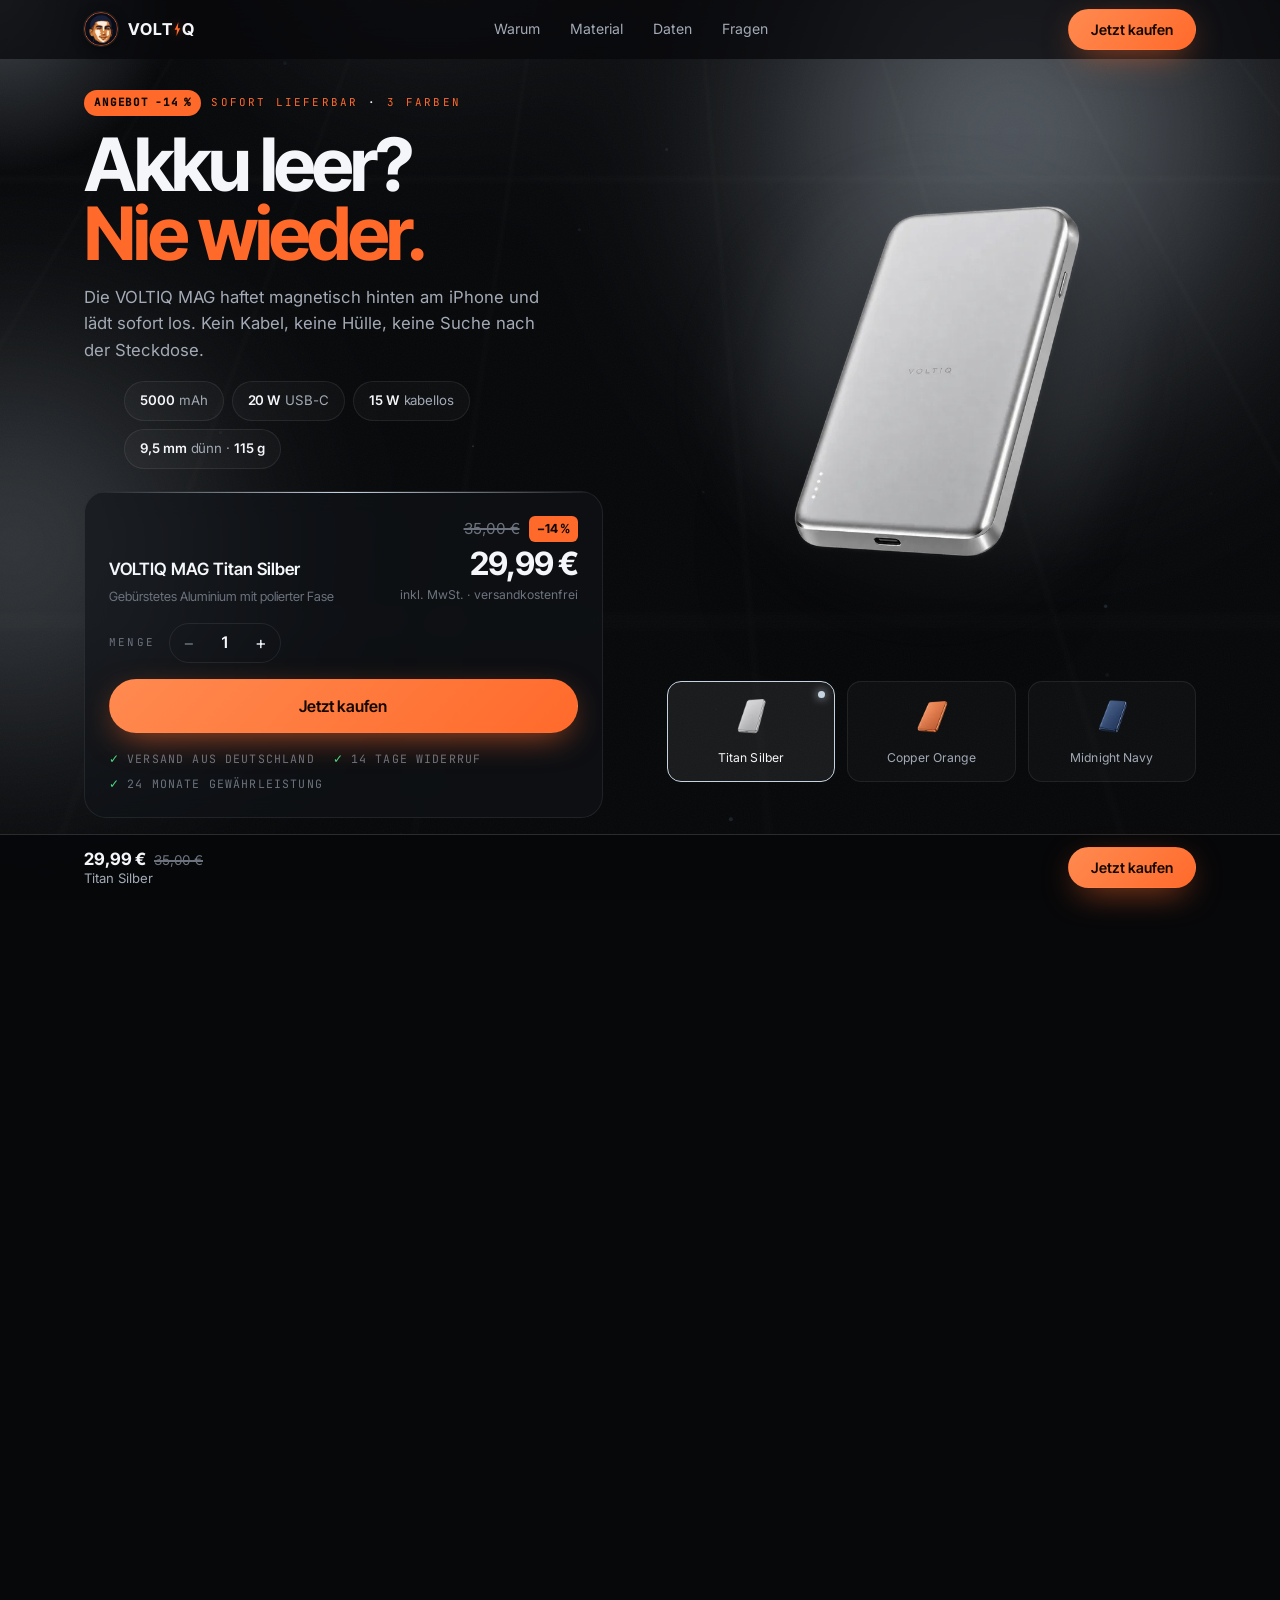
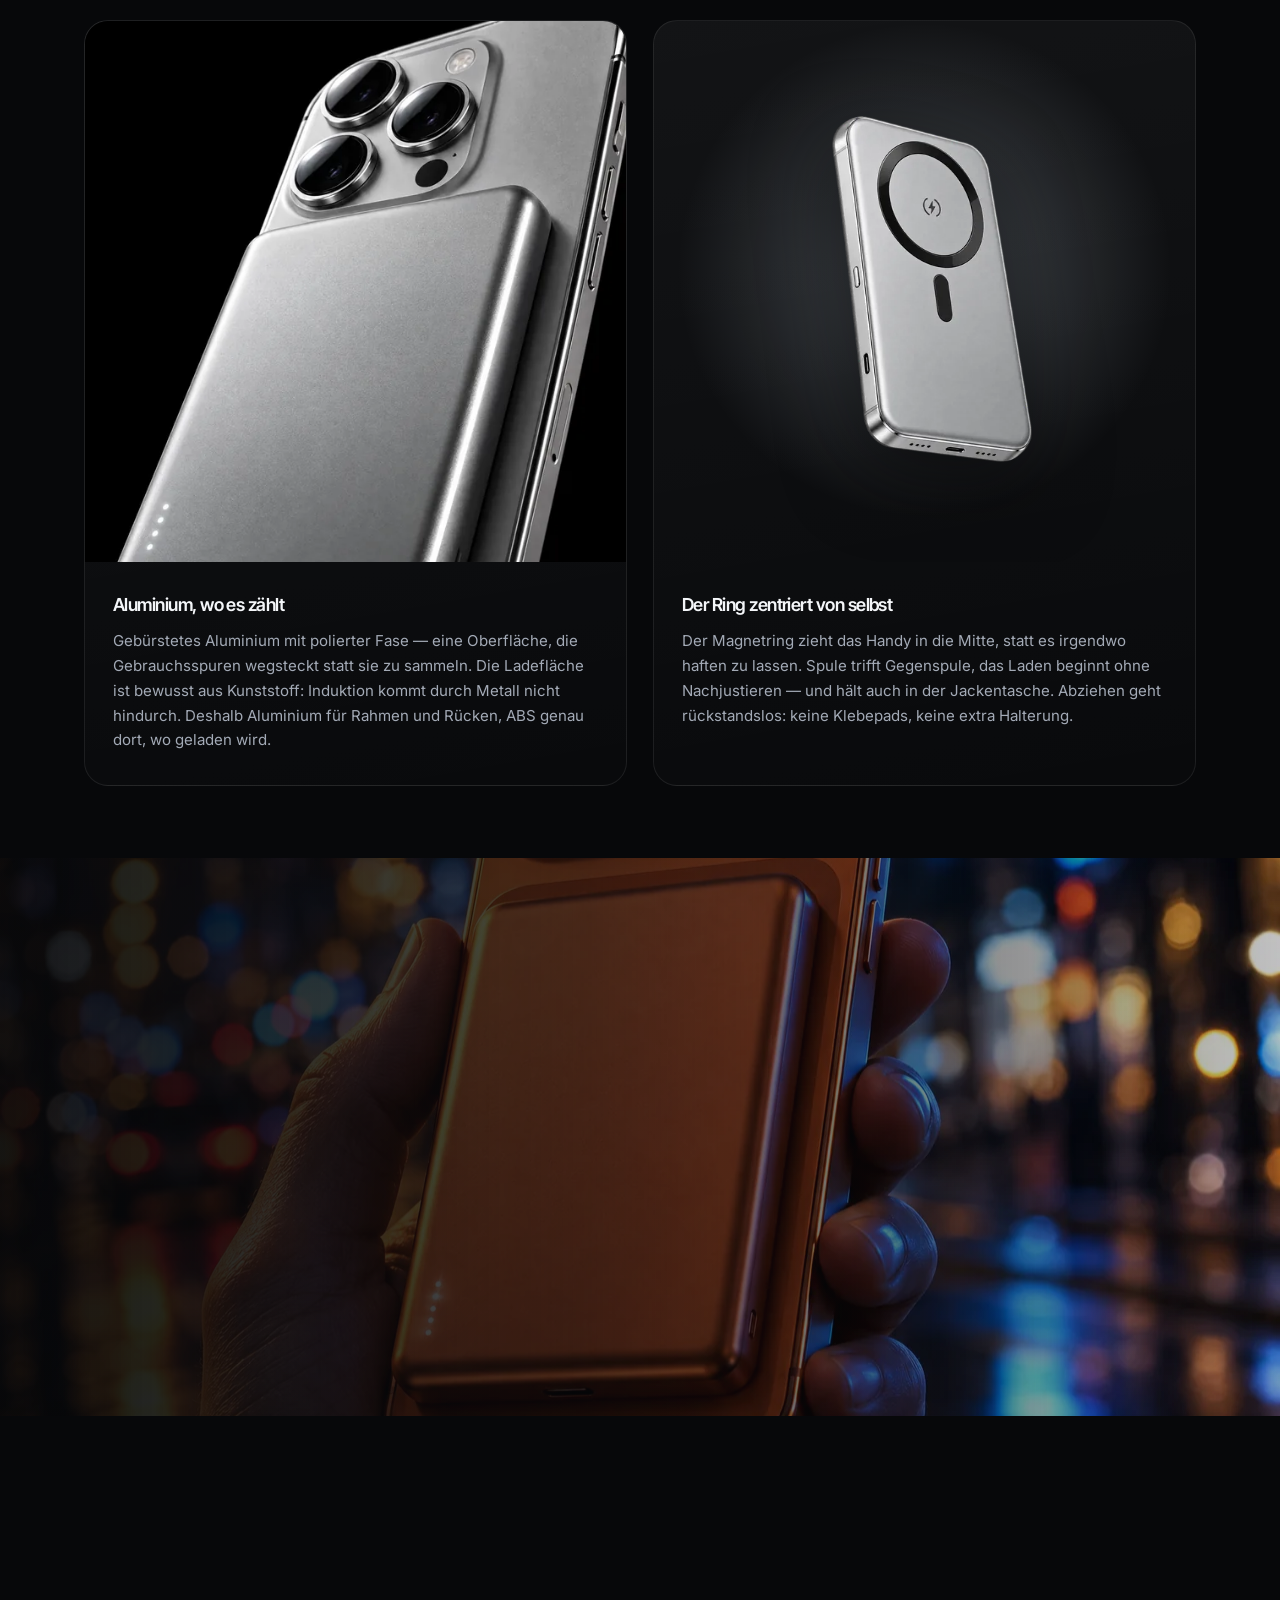
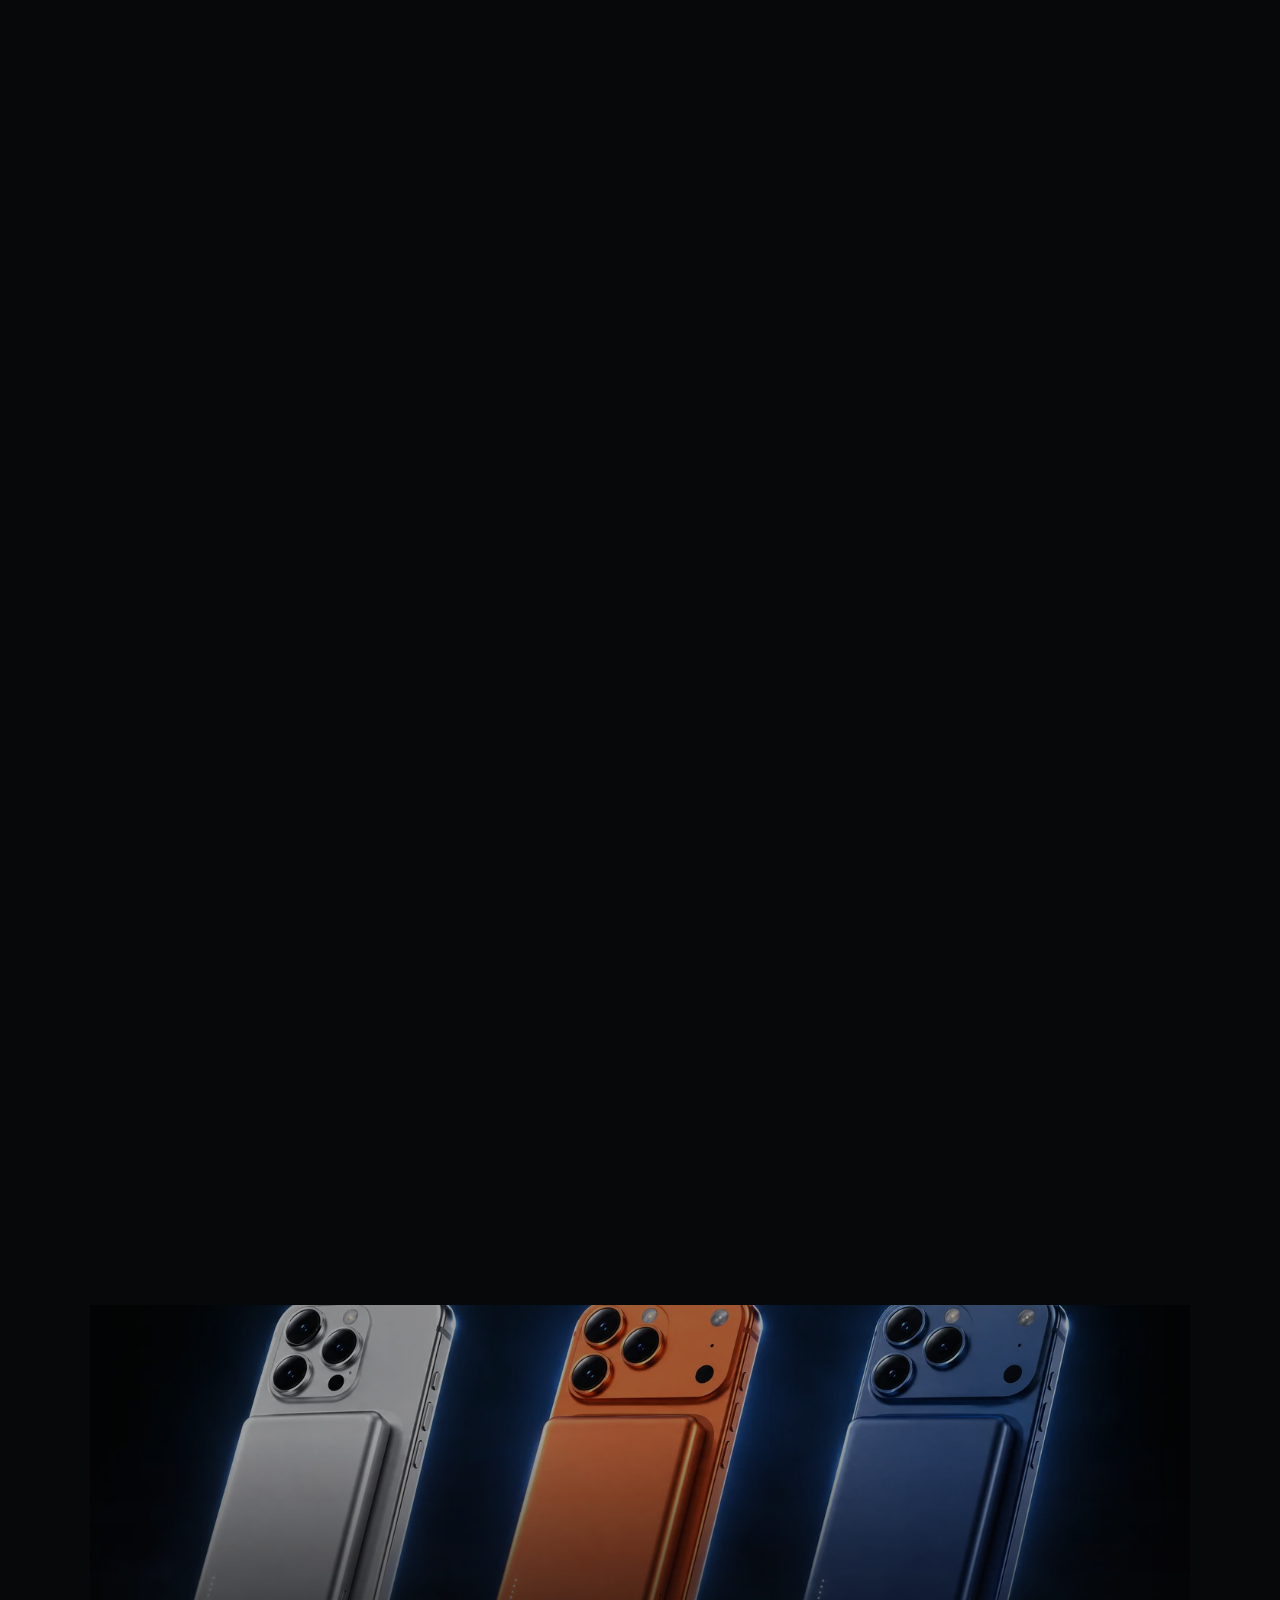
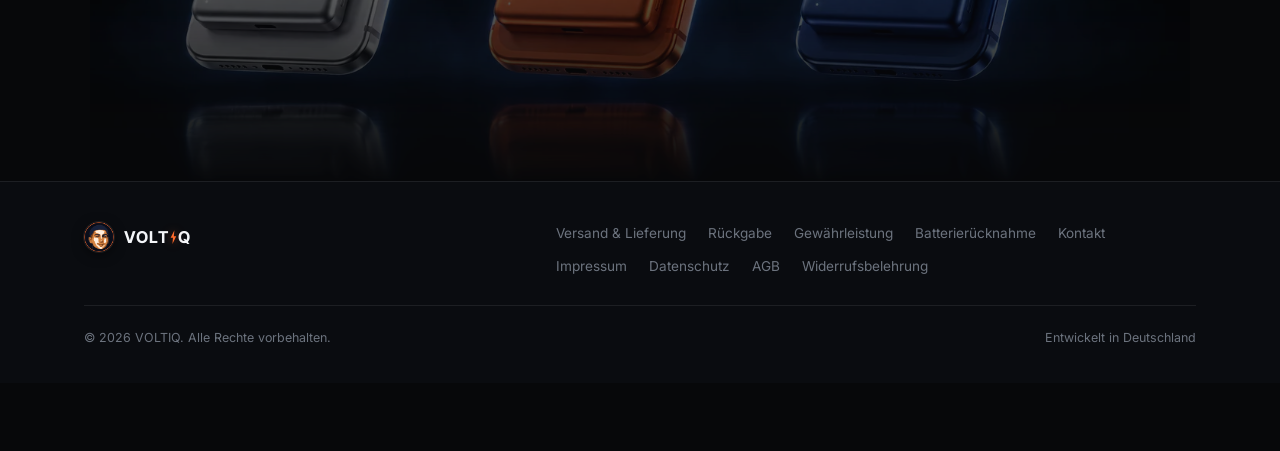
<file: index.html>
<!DOCTYPE html>
<html lang="de">
<head>
<meta charset="UTF-8">
<meta name="viewport" content="width=device-width, initial-scale=1.0">
<title>VOLTIQ MAG — Magnetische 5000 mAh Powerbank mit 20 W</title>
<meta name="description" content="VOLTIQ MAG: 9,5 mm dünne Magnet-Powerbank mit 5000 mAh, 15 W kabellosem Laden und 20 W USB-C Power Delivery. Drei Farben, direkt bestellbar.">

<!--
  ===========================================================================
  VOLTIQ MAG — Landingpage
  ---------------------------------------------------------------------------
  Aufbau: Die Seite ist ein Verkaufstrichter, keine Broschüre. Der Hero IST
  der Konfigurator — Farbe wählen und kaufen passiert über der Falz, alles
  darunter räumt nur noch Einwände aus.

  BILDER: liegen lokal unter assets/img/, erzeugt aus assets/raw/
  (python scripts/build-images.py).

    01/02/03-*-freigestellt   → Produktbühne im Hero (Alphakanal!)
    04-rueckseite-magnetring  → Magnetring-Beweisbild
    08-nacht-lifestyle        → Beweisstrecke
    10-lineup-3-farben        → Abschluss-CTA
    05, 06, 07, 09            → derzeit ungenutzt, bleiben als Reserve liegen

  FARBWECHSEL: Die gewählte Farbe setzt --glow auf dem <html>-Element. Daran
  hängen Aurora, Magnetringe, Partikel und Akzentkanten. Der CTA bleibt
  bewusst immer kupfern — ein Kaufbutton, der die Farbe wechselt, verliert
  seine Signalwirkung.

  TODO vor Launch (Geschäftsentscheidungen, hier nur Platzhalter):
    - Preis (aktuell 29,99 €, steht in assets/checkout.js)
    - Versandherkunft / Lieferzeit / Verfügbarkeit
    - Keine durchgestrichenen "Statt"-Preise ohne echte 30-Tage-Historie (PAngV)
  ===========================================================================
-->

<link rel="canonical" href="https://voltiq.de/">
<meta name="theme-color" content="#07080A">
<meta name="robots" content="index,follow,max-image-preview:large">

<!-- TODO Domain: alle Vorkommen von https://voltiq.de durch die echte Domain
     ersetzen - auch in sitemap.xml und robots.txt. Danach OG-Bild pruefen:
     https://cards-dev.twitter.com/validator und developers.facebook.com/tools/debug -->

<!-- Open Graph -->
<meta property="og:type" content="product">
<meta property="og:site_name" content="VOLTIQ">
<meta property="og:locale" content="de_DE">
<meta property="og:title" content="VOLTIQ MAG - Magnetische 5000 mAh Powerbank mit 20 W">
<meta property="og:description" content="9,5 mm duenn, haftet magnetisch am iPhone, laedt kabellos mit 15 W und per USB-C mit 20 W Power Delivery.">
<meta property="og:url" content="https://voltiq.de/">
<meta property="og:image" content="https://voltiq.de/assets/img/og-image.jpg">
<meta property="og:image:width" content="1200">
<meta property="og:image:height" content="630">
<meta property="og:image:alt" content="VOLTIQ MAG Powerbank magnetisch an einem Smartphone">

<!-- Twitter / X -->
<meta name="twitter:card" content="summary_large_image">
<meta name="twitter:title" content="VOLTIQ MAG - Magnetische 5000 mAh Powerbank mit 20 W">
<meta name="twitter:description" content="9,5 mm duenn, haftet magnetisch am iPhone, laedt kabellos mit 15 W und per USB-C mit 20 W Power Delivery.">
<meta name="twitter:image" content="https://voltiq.de/assets/img/og-image.jpg">

<!-- Icons -->
<link rel="icon" href="favicon.ico" sizes="32x32">
<link rel="icon" href="assets/favicon.svg" type="image/svg+xml">
<link rel="apple-touch-icon" href="assets/apple-touch-icon.png">
<!-- Schriften liegen lokal (scripts/fetch-fonts.py). Kein Google-Request,
     damit keine Besucher-IP an Dritte geht. -->
<link rel="stylesheet" href="assets/fonts/fonts.css">

<!-- Die Startfarbe der Bühne ist das erste, was sichtbar wird. -->
<link rel="preload" as="image"
      href="assets/img/01-silber-freigestellt-780.png"
      imagesrcset="assets/img/01-silber-freigestellt-520.webp 520w, assets/img/01-silber-freigestellt-780.webp 780w, assets/img/01-silber-freigestellt-1040.webp 1040w"
      imagesizes="(max-width:980px) 74vw, min(42vw, 560px)"
      fetchpriority="high">

<style>
/* ==========================================================================
   TOKENS
   ========================================================================== */
:root{
  --bg:#07080A;
  --bg-2:#0A0C10;
  --surface:#111419;
  --surface-2:#161A20;
  --line:rgba(255,255,255,.08);
  --line-2:rgba(255,255,255,.15);
  --text:#F4F6F9;
  --dim:#A3AAB6;
  --mute:#6C737E;

  /* Marke. Bleibt konstant, damit der Kaufbutton immer gleich aussieht. */
  --cta:#FF6A2B;
  --cta-2:#FF8A50;

  /* Wird vom Farbwähler gesetzt und färbt den ganzen Hintergrund. */
  --glow:#C6D4E2;
  --glow-soft:rgba(198,212,226,.30);

  --maxw:1240px;
  --gut:clamp(20px,5vw,64px);
  /* Die Kaufleiste steht fest am unteren Rand. Ihre Hoehe wird unten am
     Dokument reserviert, sonst liegt sie auf dem letzten Inhalt. */
  --leiste:calc(68px + env(safe-area-inset-bottom,0px));
  --sec:clamp(44px,5.6vw,76px);
  --r:18px;
  --ease:cubic-bezier(.22,1,.36,1);
  --fs-display:clamp(2.5rem,6vw,4.6rem);
}

*{box-sizing:border-box;}
html{-webkit-text-size-adjust:100%;scroll-behavior:smooth;}
body{
  margin:0;background:var(--bg);color:var(--text);
  font-family:'Inter',system-ui,-apple-system,'Segoe UI',sans-serif;
  font-size:1rem;line-height:1.65;overflow-x:hidden;
  -webkit-font-smoothing:antialiased;
  padding-bottom:var(--leiste);
}
img{max-width:100%;display:block;}
a{color:inherit;text-decoration:none;}
h1,h2,h3{font-family:'Inter Tight',sans-serif;letter-spacing:-.03em;margin:0;}
.wrap{max-width:var(--maxw);margin-inline:auto;padding-inline:var(--gut);}
.mono{
  font-family:'JetBrains Mono',ui-monospace,monospace;
  font-size:.68rem;letter-spacing:.2em;text-transform:uppercase;
}

/* ==========================================================================
   HINTERGRUND — vier Ebenen, alle fest hinter dem Inhalt
   ========================================================================== */
.bg{position:fixed;inset:0;z-index:0;pointer-events:none;overflow:hidden;}

/* 1 — Aurora: drei grosse Farbwolken, die traege umeinander wandern. */
.aurora{position:absolute;inset:-25%;filter:blur(105px);opacity:.60;}
.aurora i{
  position:absolute;display:block;border-radius:50%;
  background:radial-gradient(circle,var(--glow) 0%,transparent 70%);
  transition:background 1.2s var(--ease);
  will-change:transform;
}
.aurora i:nth-child(1){width:52vw;height:52vw;left:52%;top:2%;animation:drift1 26s ease-in-out infinite;}
.aurora i:nth-child(2){width:40vw;height:40vw;left:4%;top:38%;animation:drift2 34s ease-in-out infinite;opacity:.7;}
.aurora i:nth-child(3){
  width:34vw;height:34vw;left:28%;top:-8%;animation:drift3 30s ease-in-out infinite;opacity:.42;
}
@keyframes drift1{
  0%,100%{transform:translate3d(0,0,0) scale(1);}
  33%{transform:translate3d(-9%,7%,0) scale(1.12);}
  66%{transform:translate3d(6%,-5%,0) scale(.94);}
}
@keyframes drift2{
  0%,100%{transform:translate3d(0,0,0) scale(1);}
  50%{transform:translate3d(12%,-9%,0) scale(1.18);}
}
@keyframes drift3{
  0%,100%{transform:translate3d(0,0,0) scale(.9);}
  40%{transform:translate3d(-7%,12%,0) scale(1.1);}
  75%{transform:translate3d(9%,4%,0) scale(1);}
}

/* 2 — Raster, das langsam nach hinten zieht. Gibt dem Schwarz Tiefe. */
.grid{
  position:absolute;inset:-50% -50% 0 -50%;height:150%;
  background-image:
    linear-gradient(rgba(255,255,255,.055) 1px,transparent 1px),
    linear-gradient(90deg,rgba(255,255,255,.055) 1px,transparent 1px);
  background-size:62px 62px;
  transform:perspective(560px) rotateX(64deg);
  transform-origin:50% 0;
  mask-image:linear-gradient(to bottom,#000 0%,transparent 62%);
  -webkit-mask-image:linear-gradient(to bottom,#000 0%,transparent 62%);
  animation:gridpan 46s linear infinite;
  opacity:.34;
}
@keyframes gridpan{to{background-position:0 62px,62px 0;}}

/* 3 — Partikel (Canvas), aufsteigende Ladungsfunken. */
#motes{position:absolute;inset:0;width:100%;height:100%;opacity:.40;}

/* 4 — Korn. Nimmt den Verläufen das Digitale. */
.noise{
  position:absolute;inset:0;opacity:.035;mix-blend-mode:overlay;
  background-image:url("data:image/svg+xml,%3Csvg xmlns='http://www.w3.org/2000/svg' width='160' height='160'%3E%3Cfilter id='n'%3E%3CfeTurbulence type='fractalNoise' baseFrequency='.85' numOctaves='3'/%3E%3C/filter%3E%3Crect width='160' height='160' filter='url(%23n)'/%3E%3C/svg%3E");
}

/* Zeigerlicht */
#cursor{
  position:fixed;width:400px;height:400px;border-radius:50%;z-index:1;
  pointer-events:none;opacity:0;transition:opacity .5s;
  background:radial-gradient(circle,var(--glow-soft) 0%,transparent 62%);
  transform:translate(-50%,-50%);will-change:transform;
}
@media(hover:hover) and (pointer:fine){#cursor{opacity:1;}}

/* ==========================================================================
   NAVIGATION
   ========================================================================== */
header{
  position:sticky;top:0;z-index:60;
  background:rgba(7,8,10,.72);backdrop-filter:blur(20px) saturate(150%);
  border-bottom:1px solid transparent;transition:border-color .4s,background .4s;
}
header.stuck{border-bottom-color:var(--line);background:rgba(7,8,10,.9);}
header .wrap{display:flex;align-items:center;justify-content:space-between;height:58px;gap:20px;}
.brand{display:flex;align-items:center;gap:10px;font-family:'Inter Tight',sans-serif;font-weight:700;letter-spacing:.07em;font-size:1.02rem;}
/* Das Portraet ist das Markenzeichen. Unter etwa 34 px zerfaellt ein Gesicht
   zu Matsch - deshalb hier nicht kleiner setzen. */
.brand-mark{
  width:34px;height:34px;border-radius:50%;flex:none;
  box-shadow:0 0 0 1px rgba(255,255,255,.08), 0 3px 12px rgba(0,0,0,.5);
}
.brand-name{display:inline-flex;align-items:center;}
/* Der Blitz steht an der Stelle des I in VOLTIQ. */
.bolt{
  width:.42em;height:1em;margin:0 .04em;fill:var(--cta);
  filter:drop-shadow(0 0 5px rgba(255,106,43,.55));
}
footer .brand-mark{width:30px;height:30px;}
nav{display:flex;gap:30px;}
nav a{font-size:.88rem;color:var(--dim);transition:color .25s;}
nav a:hover{color:var(--text);}
@media(max-width:860px){nav{display:none;}}

/* ==========================================================================
   BUTTONS
   ========================================================================== */
.btn{
  position:relative;display:inline-flex;align-items:center;justify-content:center;gap:10px;
  padding:16px 30px;border-radius:999px;border:1px solid transparent;
  font-family:'Inter Tight',sans-serif;font-weight:600;font-size:1rem;
  cursor:pointer;overflow:hidden;white-space:nowrap;
  transition:transform .3s var(--ease),box-shadow .3s var(--ease);
}
.btn-buy{
  background:linear-gradient(135deg,var(--cta-2),var(--cta));color:#150800;
  box-shadow:0 10px 34px -10px rgba(255,106,43,.75);
}
.btn-buy:hover{transform:translateY(-2px);box-shadow:0 16px 42px -10px rgba(255,106,43,.9);}
.btn-ghost{border-color:var(--line-2);color:var(--text);background:rgba(255,255,255,.03);}
.btn-ghost:hover{background:rgba(255,255,255,.07);transform:translateY(-2px);}
.btn-sm{padding:11px 22px;font-size:.9rem;}

/* ==========================================================================
   HERO = KONFIGURATOR
   ========================================================================== */
.hero{position:relative;z-index:2;padding-block:clamp(20px,2.4vw,32px) clamp(28px,3.4vw,44px);}
.hero .wrap{
  display:grid;grid-template-columns:minmax(0,1fr) minmax(0,1.02fr);
  gap:clamp(28px,5vw,72px);align-items:center;
}
@media(max-width:980px){
  .hero .wrap{grid-template-columns:1fr;gap:34px;}
  .stage-col{order:-1;}

  /* Am Handy stand der Kaufblock erst nach Fliesstext und Kurzdaten - also
     weit unter der Falz. Die Spalte wird zur Flexspalte, damit Preis und
     Kaufbutton direkt hinter die Ueberschrift rutschen; die Erlaeuterung
     kommt danach. Am Desktop bleibt die Reihenfolge unveraendert. */
  .hero-copy{display:flex;flex-direction:column;}
  .hero-copy .eyebrow{order:1;}
  .hero-copy h1{order:2;}
  .hero-copy .buy{order:3;}
  .hero-copy .sub{order:4;}
  .hero-copy .facts{order:5;}
  .hero-copy .sub{margin-top:30px;}
}

.eyebrow{color:var(--cta);margin:0 0 14px;display:flex;align-items:center;gap:10px;flex-wrap:wrap;}
/* Der Angebots-Hinweis steht dauerhaft ueber der Ueberschrift. */
.deal{
  display:inline-flex;align-items:center;gap:6px;
  background:var(--cta);color:#0F0703;
  padding:4px 10px;border-radius:999px;
  font-weight:700;letter-spacing:.08em;
}
.eyebrow b{color:var(--text);font-weight:500;}
h1{font-size:var(--fs-display);font-weight:700;line-height:.94;letter-spacing:-.042em;}
h1 em{font-style:normal;color:var(--cta);}
.sub{color:var(--dim);font-size:clamp(1.02rem,1.3vw,1.14rem);line-height:1.58;margin:16px 0 0;max-width:28em;}

/* Kurzdaten direkt unter der Überschrift statt eigener Sektion. */
.facts{display:flex;flex-wrap:wrap;gap:8px;margin-top:18px;}
.facts li{
  list-style:none;padding:8px 15px;border-radius:999px;
  border:1px solid var(--line);background:rgba(255,255,255,.028);
  font-size:.83rem;color:var(--dim);letter-spacing:-.005em;
}
.facts b{color:var(--text);font-weight:600;}

/* --- Kaufblock ----------------------------------------------------------- */
.buy{
  margin-top:22px;padding:clamp(18px,2vw,24px);border-radius:calc(var(--r) + 4px);
  border:1px solid var(--line);background:rgba(17,20,25,.62);
  backdrop-filter:blur(12px);
  position:relative;overflow:hidden;
}
/* Laufende Kante in der aktiven Produktfarbe. */
.buy::before{
  content:'';position:absolute;left:0;top:0;width:100%;height:1px;
  background:linear-gradient(90deg,transparent,var(--glow),transparent);
  animation:edge 7s linear infinite;
}
@keyframes edge{0%{transform:translateX(-100%);}100%{transform:translateX(100%);}}

.buy-head{display:flex;align-items:flex-end;justify-content:space-between;gap:16px;flex-wrap:wrap;}
.chosen{font-family:'Inter Tight',sans-serif;font-weight:600;font-size:1.06rem;}
.chosen small{display:block;color:var(--mute);font-weight:400;font-size:.8rem;margin-top:2px;}
.price{text-align:right;}
/* Angebot: Streichpreis und Ersparnis stehen ueber dem Verkaufspreis.
   Sichtbar wird der Block erst, wenn checkout.js einen gueltigen
   Referenzpreis findet - sonst bliebe ein leeres "statt" stehen. */
.angebot{
  display:flex;align-items:center;justify-content:flex-end;gap:9px;
  margin-bottom:6px;
}
.angebot s{color:var(--mute);font-size:.95rem;text-decoration-thickness:1.5px;}
.angebot em{
  font-style:normal;font-family:'Inter Tight',sans-serif;font-weight:700;
  font-size:.78rem;letter-spacing:.02em;
  color:#0F0703;background:var(--cta);
  padding:3px 8px;border-radius:6px;white-space:nowrap;
}
.price b{font-family:'Inter Tight',sans-serif;font-size:2rem;font-weight:700;letter-spacing:-.03em;display:block;line-height:1;}
.price small{color:var(--mute);font-size:.76rem;}
.buy .btn{width:100%;margin-top:16px;}

/* Mengenwahl. checkout.js liest data-quantity vom Button - hier wird es
   nur gesetzt, der Adapter bleibt unberuehrt. */
.qty{display:flex;align-items:center;gap:14px;flex-wrap:wrap;margin-top:16px;}
.qty-label{color:var(--mute);}
.qty-ctl{display:flex;align-items:center;border:1px solid var(--line);border-radius:999px;overflow:hidden;}
.qty-ctl button{
  width:38px;height:38px;border:0;background:transparent;color:var(--text);
  font:inherit;font-size:1.1rem;line-height:1;cursor:pointer;
  transition:background .25s,color .25s;
}
.qty-ctl button:hover:not(:disabled){background:rgba(255,255,255,.08);}
.qty-ctl button:disabled{color:var(--mute);cursor:default;}
.qty-ctl button:focus-visible{outline:2px solid var(--cta);outline-offset:-2px;}
.qty-ctl output{
  min-width:34px;text-align:center;font-family:'Inter Tight',sans-serif;
  font-weight:600;font-size:1rem;font-variant-numeric:tabular-nums;
}
.qty-sum{color:var(--dim);font-size:.86rem;font-variant-numeric:tabular-nums;}
.qty-sum b{color:var(--text);font-weight:600;}

.assure{display:flex;flex-wrap:wrap;gap:6px 18px;margin-top:16px;color:var(--mute);}
.assure span{display:flex;align-items:center;gap:7px;font-size:.72rem;letter-spacing:.1em;text-transform:uppercase;font-family:'JetBrains Mono',ui-monospace,monospace;}
.assure i{color:#4ADE80;font-style:normal;}

/* --- Produktbühne -------------------------------------------------------- */
.stage-col{display:flex;flex-direction:column;align-items:center;gap:26px;}
.stage{
  position:relative;width:100%;aspect-ratio:1;display:grid;place-items:center;
  max-width:600px;
}

/* Der Schein um das Produkt atmet langsam, als zoege die Powerbank Strom.
   Bewusst nur Licht und keine Form: ein weicher Verlauf kann nicht schief
   wirken, eine gezeichnete Figur hinter dem Produkt schon. Die Farbe kommt
   aus --glow, der Schein traegt also die Farbe des gewaehlten Geraets. */
.halo{
  position:absolute;width:88%;aspect-ratio:1;border-radius:50%;
  background:radial-gradient(circle,var(--glow-soft) 0%,transparent 68%);
  filter:blur(30px);transition:background 1.2s var(--ease);
  animation:atmen 5.4s ease-in-out infinite;
  will-change:transform,opacity;
}
@keyframes atmen{
  0%,100%{transform:scale(.94);opacity:.7;}
  50%    {transform:scale(1.13);opacity:1;}
}
.shots{position:relative;width:100%;height:100%;display:grid;place-items:center;}
/* height:auto ist hier Pflicht: die width/height-Attribute am <img> wirken
   als Presentational Hint und wuerden das Bild sonst auf 2048 px hoch ziehen. */
.shots img{
  grid-area:1/1;width:89%;height:auto;opacity:0;transform:scale(.9) rotate(-5deg);
  /* Das abgehende Bild geht zuerst weg, das neue kommt leicht versetzt nach.
     Ohne den Versatz liegen beide kurz bei 50 % und man sieht ein Doppelbild. */
  transition:opacity .42s var(--ease),transform .9s var(--ease);
  filter:drop-shadow(0 34px 46px rgba(0,0,0,.6));
}
.shots img.on{
  opacity:1;transform:scale(1) rotate(0);
  transition:opacity .55s var(--ease) .16s,transform .9s var(--ease);
  animation:float 9s ease-in-out infinite 1s;
}
@keyframes float{
  0%,100%{translate:0 0;rotate:0deg;}
  50%{translate:0 -9px;rotate:-.45deg;}
}

/* --- Farbauswahl: die Akkus selbst sind die Knöpfe ----------------------- */
.picker{display:flex;gap:12px;width:100%;max-width:600px;}
.sw{
  flex:1;position:relative;cursor:pointer;
  border:1px solid var(--line);border-radius:14px;
  background:rgba(255,255,255,.028);padding:12px 10px 13px;
  display:flex;flex-direction:column;align-items:center;gap:8px;
  transition:background .35s,transform .35s var(--ease);
  font:inherit;color:inherit;
}
.sw:hover{transform:translateY(-3px);background:rgba(255,255,255,.06);}
.sw img{width:46px;height:46px;object-fit:contain;transition:transform .4s var(--ease);}
.sw:hover img{transform:scale(1.1);}
.sw em{font-style:normal;font-size:.76rem;color:var(--dim);letter-spacing:.01em;}
.sw.on{border-color:var(--glow);background:rgba(255,255,255,.075);}
.sw.on em{color:var(--text);}
.sw.on::after{
  content:'';position:absolute;top:9px;right:9px;width:7px;height:7px;border-radius:50%;
  background:var(--glow);box-shadow:0 0 10px var(--glow);
}
.sw:focus-visible{outline:2px solid var(--cta);outline-offset:3px;}

/* ==========================================================================
   BEWEIS — drei Gründe, eng gesetzt
   ========================================================================== */
section{position:relative;z-index:2;}
.reasons{padding-block:var(--sec);}
.reasons .wrap{display:grid;grid-template-columns:repeat(3,1fr);gap:clamp(14px,2vw,26px);}
@media(max-width:820px){.reasons .wrap{grid-template-columns:1fr;}}
.card{
  padding:28px 26px 30px;border-radius:var(--r);
  border:1px solid var(--line);background:linear-gradient(170deg,rgba(255,255,255,.045),rgba(255,255,255,.012));
  position:relative;overflow:hidden;transition:border-color .4s,transform .4s var(--ease);
}
.card:hover{border-color:var(--line-2);transform:translateY(-4px);}
.card::after{
  content:'';position:absolute;inset:0;opacity:0;transition:opacity .5s;
  background:radial-gradient(420px circle at var(--mx,50%) var(--my,50%),rgba(255,255,255,.07),transparent 42%);
}
.card:hover::after{opacity:1;}
.num{font-family:'Inter Tight',sans-serif;font-size:2.9rem;font-weight:700;letter-spacing:-.045em;line-height:1;}
.num u{text-decoration:none;font-size:1.05rem;color:var(--mute);margin-left:5px;font-weight:500;}
.card h3{font-size:1.05rem;font-weight:600;margin:16px 0 8px;}
.card p{color:var(--dim);font-size:.93rem;margin:0;}

/* ==========================================================================
   MATERIAL — zwei Detailaufnahmen. Echte Produktfotos tragen den Eindruck
   von Wertigkeit weiter als jeder Effekt.
   ========================================================================== */
.craft{padding-block:var(--sec);}
.craft .wrap{display:grid;grid-template-columns:repeat(2,1fr);gap:clamp(16px,2.2vw,26px);}
@media(max-width:820px){.craft .wrap{grid-template-columns:1fr;}}
.craft-head{grid-column:1/-1;max-width:32em;margin-bottom:clamp(6px,1.4vw,16px);}
.craft-head h2{font-size:clamp(1.7rem,3.4vw,2.5rem);font-weight:700;line-height:1.07;}
.craft-head p{color:var(--dim);margin:18px 0 0;}

.craft figure{
  margin:0;overflow:hidden;border:1px solid var(--line);
  border-radius:calc(var(--r) + 6px);
  background:linear-gradient(170deg,rgba(255,255,255,.05),rgba(255,255,255,.012));
  transition:border-color .5s,transform .5s var(--ease);
}
.craft figure:hover{border-color:var(--line-2);transform:translateY(-3px);}

/* Beide Buehnen quadratisch, damit die zwei Karten gleich hoch stehen. */
.craft .shot{position:relative;aspect-ratio:1;display:grid;place-items:center;overflow:hidden;}
.craft .shot > img{grid-area:1/1;width:100%;height:100%;object-fit:cover;}

/* Das Magnetring-Bild ist freigestellt und braucht eine eigene Buehne. */
.craft .shot-ring{padding:8%;}
.craft .shot-ring::before{
  content:'';position:absolute;inset:0;
  background:radial-gradient(circle at 50% 46%,var(--glow-soft) 0%,transparent 62%);
  transition:background 1.2s var(--ease);
}
.craft .shot-ring > img{
  position:relative;width:86%;height:auto;object-fit:contain;
  filter:drop-shadow(0 26px 38px rgba(0,0,0,.55));
}

.craft figcaption{padding:clamp(20px,2.2vw,28px) clamp(20px,2.2vw,28px) clamp(24px,2.6vw,32px);}
.craft figcaption h3{font-size:1.12rem;font-weight:600;margin:0 0 10px;}
.craft figcaption p{color:var(--dim);font-size:.94rem;margin:0;}

/* ==========================================================================
   BEWEISBILD
   ========================================================================== */
.proof{position:relative;min-height:clamp(420px,62vh,620px);display:grid;align-items:center;overflow:hidden;}
.proof img{
  position:absolute;inset:0;width:100%;height:112%;object-fit:cover;top:-6%;
  will-change:transform;
}
.proof::before{
  content:'';position:absolute;inset:0;z-index:1;
  background:linear-gradient(90deg,rgba(7,8,10,.94) 0%,rgba(7,8,10,.72) 46%,rgba(7,8,10,.25) 100%);
}
.proof .wrap{position:relative;z-index:2;}
.proof h2{font-size:clamp(1.8rem,4vw,3rem);font-weight:700;line-height:1.05;max-width:16em;}
.proof p{color:var(--dim);max-width:34em;margin:20px 0 30px;}

/* ==========================================================================
   DATEN — ein kompakter Streifen statt einer Tabellenseite
   ========================================================================== */
.specs{padding-block:var(--sec);}
.spec-grid{
  display:grid;grid-template-columns:repeat(4,1fr);
  border:1px solid var(--line);border-radius:var(--r);overflow:hidden;
  background:rgba(17,20,25,.5);backdrop-filter:blur(10px);
}
@media(max-width:860px){.spec-grid{grid-template-columns:repeat(2,1fr);}}
.spec{padding:22px 22px 24px;border-right:1px solid var(--line);border-bottom:1px solid var(--line);}
.spec:nth-child(4n){border-right:0;}
.spec:nth-last-child(-n+4){border-bottom:0;}
@media(max-width:860px){
  .spec:nth-child(4n){border-right:1px solid var(--line);}
  .spec:nth-child(2n){border-right:0;}
  .spec:nth-last-child(-n+4){border-bottom:1px solid var(--line);}
  .spec:nth-last-child(-n+2){border-bottom:0;}
}
.spec dt{color:var(--mute);font-family:'JetBrains Mono',ui-monospace,monospace;font-size:.64rem;letter-spacing:.16em;text-transform:uppercase;}
.spec dd{margin:9px 0 0;font-family:'Inter Tight',sans-serif;font-weight:600;font-size:clamp(.92rem,1.1vw,1.06rem);}

/* ==========================================================================
   SCHUTZSCHALTUNGEN — ein Akku am eigenen Telefon ist Vertrauenssache.
   ========================================================================== */
.safety{padding-bottom:var(--sec);}
.safety .wrap{display:grid;grid-template-columns:repeat(4,1fr);gap:clamp(12px,1.6vw,20px);}
@media(max-width:980px){.safety .wrap{grid-template-columns:repeat(2,1fr);}}
@media(max-width:520px){.safety .wrap{grid-template-columns:1fr;}}
.safety-head{grid-column:1/-1;max-width:34em;margin-bottom:clamp(10px,1.6vw,20px);}
.safety-head h2{font-size:clamp(1.5rem,3vw,2.1rem);font-weight:700;line-height:1.1;}
.safety-head p{color:var(--dim);margin:16px 0 0;}
.safe{
  padding:24px 22px 26px;border-radius:var(--r);
  border:1px solid var(--line);background:rgba(255,255,255,.022);
  transition:border-color .45s,transform .45s var(--ease);
}
.safe:hover{border-color:var(--line-2);transform:translateY(-3px);}
.safe-ico{
  width:38px;height:38px;border-radius:11px;display:grid;place-items:center;
  margin-bottom:16px;background:rgba(255,106,43,.12);
  border:1px solid rgba(255,106,43,.28);
}
.safe-ico svg{width:17px;height:17px;stroke:var(--cta);fill:none;stroke-width:1.9;
  stroke-linecap:round;stroke-linejoin:round;}
.safe h3{font-size:.99rem;font-weight:600;margin:0 0 7px;}
.safe p{font-size:.87rem;color:var(--mute);margin:0;line-height:1.55;}

/* ==========================================================================
   EINWÄNDE
   ========================================================================== */
.faq{padding-bottom:var(--sec);}
.faq h2{font-size:clamp(1.5rem,3vw,2.1rem);font-weight:700;margin-bottom:26px;}
.q{border-top:1px solid var(--line);}
.q:last-child{border-bottom:1px solid var(--line);}
.q summary{
  cursor:pointer;list-style:none;padding:20px 40px 20px 0;position:relative;
  font-family:'Inter Tight',sans-serif;font-weight:600;font-size:1.02rem;
  transition:color .25s;
}
.q summary::-webkit-details-marker{display:none;}
.q summary:hover{color:var(--cta);}
.q summary::after{
  content:'';position:absolute;right:6px;top:50%;width:9px;height:9px;
  border-right:2px solid var(--mute);border-bottom:2px solid var(--mute);
  transform:translateY(-70%) rotate(45deg);transition:transform .35s var(--ease);
}
.q[open] summary::after{transform:translateY(-30%) rotate(225deg);}
.q p{color:var(--dim);margin:0 0 22px;max-width:60em;font-size:.95rem;}

/* ==========================================================================
   ABSCHLUSS
   ========================================================================== */
.final{position:relative;text-align:center;padding-block:clamp(70px,10vw,120px);overflow:hidden;}
.final img{
  position:absolute;bottom:-6%;left:50%;transform:translateX(-50%);
  width:min(1100px,130%);height:auto;max-width:none;z-index:0;opacity:.62;
  mask-image:linear-gradient(to top,transparent 4%,#000 60%);
  -webkit-mask-image:linear-gradient(to top,transparent 4%,#000 60%);
}
.final .wrap{position:relative;z-index:2;}
.final h2{font-size:clamp(1.9rem,4.6vw,3.3rem);font-weight:800;line-height:1.02;}
.final p{color:var(--dim);margin:18px auto 30px;max-width:30em;}

/* ==========================================================================
   KAUFLEISTE (mobil) — der Kauf bleibt immer einen Daumen entfernt
   ========================================================================== */
.buybar{
  position:fixed;left:0;right:0;bottom:0;z-index:70;
  display:flex;align-items:center;gap:14px;
  padding:12px 16px calc(12px + env(safe-area-inset-bottom));
  background:rgba(7,8,10,.94);backdrop-filter:blur(18px);
  border-top:1px solid var(--line-2);
}
.buybar .bb-info{font-size:.82rem;color:var(--dim);line-height:1.3;}
.bb-preis{display:flex;align-items:baseline;gap:8px;}
.bb-preis s{color:var(--mute);font-size:.84rem;text-decoration-thickness:1.5px;}
.buybar .bb-info b{display:block;color:var(--text);font-family:'Inter Tight',sans-serif;font-size:1.06rem;font-weight:700;}
/* Innen wie der Seiteninhalt begrenzen, sonst zerfaellt die Leiste auf
   grossen Schirmen in zwei weit auseinanderliegende Haelften. */
.bb-inner{
  width:100%;max-width:var(--maxw);margin-inline:auto;padding-inline:var(--gut);
  display:flex;align-items:center;justify-content:space-between;gap:16px;
}
@media(max-width:700px){.bb-inner{padding-inline:0;}}

/* ==========================================================================
   FUSS
   ========================================================================== */
footer{position:relative;z-index:2;border-top:1px solid var(--line);background:var(--bg-2);padding-block:40px 34px;}
.foot{display:flex;flex-wrap:wrap;gap:26px 40px;justify-content:space-between;align-items:flex-start;}
.foot nav{display:flex;flex-wrap:wrap;gap:10px 22px;max-width:640px;}
.foot nav a{color:var(--mute);font-size:.85rem;transition:color .25s;}
.foot nav a:hover{color:var(--text);}
.foot-base{margin-top:28px;padding-top:22px;border-top:1px solid var(--line);display:flex;flex-wrap:wrap;gap:10px 20px;justify-content:space-between;color:var(--mute);font-size:.78rem;}

/* ==========================================================================
   STARTBILDSCHIRM
   Blendet sich per CSS-Animation selbst aus. Bewusst ohne JavaScript-Zwang:
   faellt das Skript aus, verschwindet der Vorhang trotzdem - ein haengender
   Vollbild-Layer waere sonst eine gesperrte Seite.
   ========================================================================== */
.intro{
  /* ------------------------------------------------------------------------
     KATEGORIE-ANSTRICH
     Der Startbildschirm traegt das Thema des Shops. Fuer einen anderen Shop
     nur diese vier Werte tauschen - Verlauf, Raster und Entladungsringe
     ziehen automatisch mit.

     Hier: Energie und Strom. Beispiele fuer weitere Shops -
       Audio    --intro-hoch:#2A1440  --intro-funke:#B36BFF
       Outdoor  --intro-hoch:#0E2A1C  --intro-funke:#4ADE80
       Werkzeug --intro-hoch:#33240A  --intro-funke:#FFC53D
     --------------------------------------------------------------------- */
  --intro-tief:#05080F;
  --intro-hoch:#122544;
  --intro-funke:var(--cta);
  /* Bewusst als fertiges rgba statt color-mix: waere color-mix im Browser
     unbekannt, verwuerfe er die ganze background-Deklaration und der
     Vorhang stuende durchsichtig ueber der Seite. */
  --intro-funke-weich:rgba(255,106,43,.16);
  --intro-raster:rgba(120,170,255,.07);

  position:fixed;inset:0;z-index:200;display:grid;place-items:center;
  overflow:hidden;
  background-color:var(--intro-tief);
  background-image:
    radial-gradient(ellipse 72% 56% at 50% 47%, var(--intro-hoch) 0%, transparent 70%),
    radial-gradient(ellipse 34% 30% at 50% 47%, var(--intro-funke-weich) 0%, transparent 70%);
  animation:introRaus .55s var(--ease) 1.45s forwards;
}
/* Spannungsraster - dasselbe Motiv wie im Seitenhintergrund, nur schwaecher. */
.intro::before{
  content:'';position:absolute;inset:0;pointer-events:none;
  background-image:
    linear-gradient(var(--intro-raster) 1px, transparent 1px),
    linear-gradient(90deg, var(--intro-raster) 1px, transparent 1px);
  background-size:54px 54px;
  mask-image:radial-gradient(circle at 50% 47%, #000 12%, transparent 66%);
  -webkit-mask-image:radial-gradient(circle at 50% 47%, #000 12%, transparent 66%);
}
@keyframes introRaus{to{opacity:0;visibility:hidden;pointer-events:none;}}
.intro-in{display:grid;justify-items:center;gap:26px;}

.intro-badge{position:relative;width:132px;height:132px;display:grid;place-items:center;}
/* Entladung: zwei Ringe laufen nach aussen, wie ein Feld das sich aufbaut. */
.intro-badge i{
  position:absolute;width:100%;aspect-ratio:1;border-radius:50%;
  border:1px solid var(--intro-funke);opacity:0;
  animation:entladung 1.9s cubic-bezier(.2,.7,.3,1) infinite;
}
.intro-badge i:nth-of-type(2){animation-delay:.65s;}
@keyframes entladung{
  0%{transform:scale(.72);opacity:0;}
  18%{opacity:.42;}
  100%{transform:scale(1.85);opacity:0;}
}
.intro-badge img{
  width:108px;height:108px;border-radius:50%;
  animation:introKommt .8s var(--ease) both;
}
@keyframes introKommt{from{opacity:0;transform:scale(.82);}to{opacity:1;transform:none;}}

/* Ladungsring: ein Segment laeuft einmal um das Portraet. */
.intro-ring{position:absolute;inset:0;transform:rotate(-90deg);}
.intro-ring circle{
  fill:none;stroke:var(--cta);stroke-width:2.5;stroke-linecap:round;
  stroke-dasharray:44 350;stroke-dashoffset:394;
  filter:drop-shadow(0 0 6px rgba(255,106,43,.8));
  animation:ringLaden 1.3s cubic-bezier(.5,0,.3,1) .15s both;
}
@keyframes ringLaden{to{stroke-dashoffset:0;}}

.intro-name{
  font-family:'Inter Tight',sans-serif;font-weight:700;
  font-size:clamp(1.7rem,6vw,2.3rem);letter-spacing:.14em;
  display:inline-flex;align-items:center;
  animation:introKommt .7s var(--ease) .3s both;
}
.intro-name .bolt{width:.4em;height:1em;animation:zucken 1.1s steps(1,end) .5s 2;}
@keyframes zucken{0%,100%{opacity:1;}45%{opacity:.25;}55%{opacity:1;}70%{opacity:.4;}}

/* Wer weniger Bewegung wuenscht, bekommt gar keinen Vorhang. */
@media(prefers-reduced-motion:reduce){.intro{display:none;}}

/* ==========================================================================
   SCROLL-REVEAL + BEWEGUNGSARMUT
   ========================================================================== */
.rv{opacity:0;transform:translateY(26px);transition:opacity .85s var(--ease),transform .85s var(--ease);}
.rv.in{opacity:1;transform:none;}
.rv[data-d="1"]{transition-delay:.09s;}
.rv[data-d="2"]{transition-delay:.18s;}
.rv[data-d="3"]{transition-delay:.27s;}

@media(prefers-reduced-motion:reduce){
  *,*::before,*::after{animation:none!important;transition-duration:.01ms!important;}
  .rv{opacity:1;transform:none;}
  html{scroll-behavior:auto;}
}
</style>

<!-- Ohne JavaScript feuert der IntersectionObserver nie und alles mit .rv
     bliebe unsichtbar. Dann lieber ohne Einblendung als gar nicht. -->
<noscript><style>.rv{opacity:1;transform:none;}</style></noscript>

<!-- ===================================================================
     STRUKTURIERTE DATEN
     TODO vor Livegang: price, priceValidUntil, sku, gtin13, brand und
     die Shop-Daten auf die echten Werte setzen. Falsche Angaben hier
     fuehren zu Google-Merchant-Ablehnungen.
     Pruefen mit: https://search.google.com/test/rich-results
     =================================================================== -->
<script type="application/ld+json">
{
  "@context": "https://schema.org",
  "@graph": [
    {
      "@type": "Organization",
      "@id": "https://voltiq.de/#organization",
      "name": "VOLTIQ",
      "url": "https://voltiq.de/",
      "logo": "https://voltiq.de/assets/icon-512.png"
    },
    {
      "@type": "WebSite",
      "@id": "https://voltiq.de/#website",
      "url": "https://voltiq.de/",
      "name": "VOLTIQ",
      "inLanguage": "de-DE",
      "publisher": { "@id": "https://voltiq.de/#organization" }
    },
    {
      "@type": "Product",
      "@id": "https://voltiq.de/#product",
      "name": "VOLTIQ MAG",
      "description": "Magnetische Powerbank mit 5000 mAh, 15 W kabellosem Laden und 20 W USB-C Power Delivery. 9,5 mm duenn, 115 g, Aluminium-Gehaeuse.",
      "image": [
        "https://voltiq.de/assets/img/10-lineup-3-farben-1440.jpg",
        "https://voltiq.de/assets/img/08-nacht-lifestyle-900.jpg",
        "https://voltiq.de/assets/img/og-image.jpg"
      ],
      "brand": { "@type": "Brand", "name": "VOLTIQ" },
      "category": "Powerbank",
      "color": ["Silber", "Orange", "Navy"],
      "weight": { "@type": "QuantitativeValue", "value": 115, "unitCode": "GRM" },
      "width":  { "@type": "QuantitativeValue", "value": 66, "unitCode": "MMT" },
      "height": { "@type": "QuantitativeValue", "value": 96, "unitCode": "MMT" },
      "depth":  { "@type": "QuantitativeValue", "value": 9.5, "unitCode": "MMT" },
      "additionalProperty": [
        { "@type": "PropertyValue", "name": "Kapazitaet", "value": "5000 mAh" },
        { "@type": "PropertyValue", "name": "Kabelgebunden", "value": "20 W USB-C Power Delivery" },
        { "@type": "PropertyValue", "name": "Kabellos", "value": "5 / 7,5 / 10 / 15 W" },
        { "@type": "PropertyValue", "name": "Zelltyp", "value": "Li-Polymer" }
      ],
      "offers": {
        "@type": "Offer",
        "url": "https://voltiq.de/#kaufen",
        "priceCurrency": "EUR",
        "price": "29.99",
        "priceValidUntil": "2027-12-31",
        "availability": "https://schema.org/InStock",
        "itemCondition": "https://schema.org/NewCondition",
        "seller": { "@id": "https://voltiq.de/#organization" }
      }
    }
  ]
}
</script>

</head>

<body>

<!-- ============================ STARTBILDSCHIRM ============================ -->
<div class="intro" id="intro" role="presentation" aria-hidden="true">
  <div class="intro-in">
    <div class="intro-badge">
      <img src="assets/brand/voltiq-mark-192.png" alt="" width="192" height="192" fetchpriority="high">
      <svg class="intro-ring" viewBox="0 0 132 132" aria-hidden="true"><circle cx="66" cy="66" r="63"/></svg>
      <i aria-hidden="true"></i><i aria-hidden="true"></i>
    </div>
    <div class="intro-name">VOLT<svg class="bolt" viewBox="0 0 12 24" aria-hidden="true"><path d="M7.7 0 1.1 13.2h4.1L4.3 24 10.9 10.5H6.7z"/></svg>Q</div>
  </div>
</div>
<script>
(function(){
  var el = document.getElementById('intro');
  if (!el) return;

  function weg(){ if (el && el.parentNode) el.parentNode.removeChild(el); el = null; }

  /* Nur beim ersten Aufruf je Sitzung zeigen. Privater Modus kann beim
     Zugriff auf sessionStorage werfen - deshalb in try. */
  try{
    if (sessionStorage.getItem('voltiq-intro')) { weg(); return; }
    sessionStorage.setItem('voltiq-intro','1');
  }catch(e){}

  /* Sicherheitsnetz. Der Vorhang blendet sich eigentlich per CSS-Animation
     aus, damit er auch ohne JavaScript verschwindet. Sollte die Animation
     aber nicht laufen - abgeschaltet, nicht unterstuetzt, Browser-Eigenart -
     laege ein Vollbild-Layer ueber der Seite und der Shop waere unbedienbar.
     Das ist zu teuer, um es einer Animation allein zu ueberlassen. */
  setTimeout(weg, 2600);

  /* Wer nicht warten will, tippt ihn weg. */
  el.addEventListener('click', weg);
})();
</script>

<!-- ============================ HINTERGRUND ============================ -->
<div class="bg" aria-hidden="true">
  <div class="aurora"><i></i><i></i><i></i></div>
  <div class="grid"></div>
  <canvas id="motes"></canvas>
  <div class="noise"></div>
</div>
<div id="cursor" aria-hidden="true"></div>

<!-- ============================ NAVIGATION ============================ -->
<header id="head">
  <div class="wrap">
    <a class="brand" href="#top">
      <img class="brand-mark" src="assets/brand/voltiq-mark-96.png" alt="" width="96" height="96">
      <span class="brand-name">VOLT<svg class="bolt" viewBox="0 0 12 24" aria-hidden="true"><path d="M7.7 0 1.1 13.2h4.1L4.3 24 10.9 10.5H6.7z"/></svg>Q</span>
    </a>
    <nav>
      <a href="#gruende">Warum</a>
      <a href="#material">Material</a>
      <a href="#daten">Daten</a>
      <a href="#fragen">Fragen</a>
    </nav>
    <button type="button" class="btn btn-buy btn-sm" data-checkout data-quantity="1">Jetzt kaufen</button>
  </div>
</header>

<!-- ============================ HERO / KONFIGURATOR ============================ -->
<section class="hero" id="top">
  <div class="wrap">

    <div class="hero-copy">
      <p class="eyebrow mono rv in">
        <span class="deal" data-angebot hidden>Angebot <span data-rabatt>&minus;14&#8239;%</span></span>
        Sofort lieferbar <b>·</b> 3 Farben
      </p>
      <h1 class="rv in" data-d="1">Akku leer?<br><em>Nie wieder.</em></h1>
      <p class="sub rv in" data-d="2">
        Die VOLTIQ MAG haftet magnetisch hinten am iPhone und lädt sofort los.
        Kein Kabel, keine Hülle, keine Suche nach der Steckdose.
      </p>

      <ul class="facts rv in" data-d="2">
        <li><b>5000</b> mAh</li>
        <li><b>20 W</b> USB-C</li>
        <li><b>15 W</b> kabellos</li>
        <li><b>9,5 mm</b> dünn · <b>115 g</b></li>
      </ul>

      <!-- Kaufblock: Auswahl, Preis und Button auf einen Blick. -->
      <div class="buy rv in" data-d="3" id="kaufen">
        <div class="buy-head">
          <div class="chosen">
            VOLTIQ MAG <span id="cName">Titan Silber</span>
            <small id="cDesc">Gebürstetes Aluminium mit polierter Fase</small>
          </div>
          <div class="price">
            <span class="angebot" data-angebot hidden>
              <s data-list-price>35,00&nbsp;€</s>
              <em data-rabatt>&minus;14&#8239;%</em>
            </span>
            <b data-price>29,99&nbsp;€</b>
            <small>inkl. MwSt.<!-- TODO: nur setzen, wenn Versand wirklich frei ist --> · versandkostenfrei</small>
          </div>
        </div>
        <div class="qty">
          <span class="qty-label mono">Menge</span>
          <div class="qty-ctl">
            <button type="button" data-qty="-1" aria-label="Menge verringern" disabled>&minus;</button>
            <output id="qtyVal">1</output>
            <button type="button" data-qty="1" aria-label="Menge erhöhen">+</button>
          </div>
          <span class="qty-sum" id="qtySum" aria-live="polite" hidden></span>
        </div>
        <button type="button" class="btn btn-buy" data-checkout data-quantity="1">Jetzt kaufen</button>
        <div class="assure">
          <!-- TODO: Versandherkunft und Verfügbarkeit erst behaupten,
               wenn die Logistik steht. Siehe versand.html -->
          <span><i>✓</i>Versand aus Deutschland</span>
          <span><i>✓</i>14 Tage Widerruf</span>
          <span><i>✓</i>24 Monate Gewährleistung</span>
        </div>
      </div>
    </div>

    <!-- Produktbühne: freigestellte Akkus, direkt anwählbar. -->
    <div class="stage-col">
      <div class="stage">
        <div class="halo"></div>
        <div class="shots">
          <img id="shot-silber" class="on"
               src="assets/img/01-silber-freigestellt-780.png"
               srcset="assets/img/01-silber-freigestellt-520.webp 520w, assets/img/01-silber-freigestellt-780.webp 780w, assets/img/01-silber-freigestellt-1040.webp 1040w"
               sizes="(max-width:980px) 74vw, min(42vw, 560px)"
               width="2048" height="2048" fetchpriority="high" decoding="async"
               alt="VOLTIQ MAG Powerbank in Titan Silber">
          <img id="shot-orange"
               src="assets/img/02-orange-freigestellt-780.png"
               srcset="assets/img/02-orange-freigestellt-520.webp 520w, assets/img/02-orange-freigestellt-780.webp 780w, assets/img/02-orange-freigestellt-1040.webp 1040w"
               sizes="(max-width:980px) 74vw, min(42vw, 560px)"
               width="2048" height="2048" loading="lazy" decoding="async"
               alt="VOLTIQ MAG Powerbank in Copper Orange">
          <img id="shot-blau"
               src="assets/img/03-blau-freigestellt-780.png"
               srcset="assets/img/03-blau-freigestellt-520.webp 520w, assets/img/03-blau-freigestellt-780.webp 780w, assets/img/03-blau-freigestellt-1040.webp 1040w"
               sizes="(max-width:980px) 74vw, min(42vw, 560px)"
               width="2048" height="2048" loading="lazy" decoding="async"
               alt="VOLTIQ MAG Powerbank in Midnight Navy">
        </div>
      </div>

      <div class="picker" role="group" aria-label="Farbe wählen">
        <button type="button" class="sw on" data-c="silber"
                data-name="Titan Silber" data-glow="#C6D4E2"
                data-desc="Gebürstetes Aluminium mit polierter Fase" aria-pressed="true">
          <img src="assets/img/01-silber-freigestellt-520.webp" alt="" width="46" height="46" loading="lazy">
          <em>Titan Silber</em>
        </button>
        <button type="button" class="sw" data-c="orange"
                data-name="Copper Orange" data-glow="#FF7A3C"
                data-desc="Kupferton mit warmem Schimmer" aria-pressed="false">
          <img src="assets/img/02-orange-freigestellt-520.webp" alt="" width="46" height="46" loading="lazy">
          <em>Copper Orange</em>
        </button>
        <button type="button" class="sw" data-c="blau"
                data-name="Midnight Navy" data-glow="#3A5FE0"
                data-desc="Tiefes Nachtblau, matt eloxiert" aria-pressed="false">
          <img src="assets/img/03-blau-freigestellt-520.webp" alt="" width="46" height="46" loading="lazy">
          <em>Midnight Navy</em>
        </button>
      </div>
    </div>

  </div>
</section>

<!-- ============================ DREI GRÜNDE ============================ -->
<section class="reasons" id="gruende">
  <div class="wrap">
    <div class="card rv">
      <div class="num"><span data-count="5000">0</span><u>mAh</u></div>
      <h3>Eine volle Ladung, nicht nur ein Schluck</h3>
      <p>Bringt ein iPhone von 0 auf rund 90 %. Reicht für den Heimweg, den Flug
         oder den Abend, an dem du das Ladegerät vergessen hast.</p>
    </div>
    <div class="card rv" data-d="1">
      <div class="num"><span data-count="20">0</span><u>Watt</u></div>
      <h3>In 30 Minuten halb voll</h3>
      <p>USB-C Power Delivery mit 20 W, wenn es schnell gehen muss. Derselbe Port
         lädt die Powerbank auch wieder auf.</p>
    </div>
    <div class="card rv" data-d="2">
      <div class="num"><span data-count="9.5" data-dec="1">0</span><u>mm</u></div>
      <h3>Verschwindet in der Hosentasche</h3>
      <p>115 Gramm, dünner als ein Autoschlüssel. Du merkst erst, dass sie dabei
         ist, wenn du sie brauchst.</p>
    </div>
  </div>
</section>

<!-- ============================ MATERIAL ============================ -->
<section class="craft" id="material">
  <div class="wrap">

    <div class="craft-head rv">
      <p class="eyebrow mono">Material &amp; Verarbeitung</p>
      <h2>Die Details, die man erst in der Hand merkt.</h2>
      <p>Eine Powerbank ist ein Alltagsgegenstand — sie liegt neben dem Schlüssel
         in der Tasche und wird jeden Tag angefasst. Deshalb steckt der Aufwand
         dort, wo er auffällt: in der Oberfläche und im Magnetring.</p>
    </div>

    <figure class="rv">
      <div class="shot">
        <img src="assets/img/07-makro-detail-900.jpg"
             srcset="assets/img/07-makro-detail-640.webp 640w, assets/img/07-makro-detail-900.webp 900w, assets/img/07-makro-detail-1280.webp 1280w"
             sizes="(max-width:820px) 92vw, min(46vw, 560px)"
             width="1280" height="1600" loading="lazy" decoding="async"
             alt="Nahaufnahme der gebürsteten Aluminiumoberfläche und der polierten Kante">
      </div>
      <figcaption>
        <h3>Aluminium, wo es zählt</h3>
        <p>Gebürstetes Aluminium mit polierter Fase — eine Oberfläche, die
           Gebrauchsspuren wegsteckt statt sie zu sammeln. Die Ladefläche ist
           bewusst aus Kunststoff: Induktion kommt durch Metall nicht hindurch.
           Deshalb Aluminium für Rahmen und Rücken, ABS genau dort, wo geladen
           wird.</p>
      </figcaption>
    </figure>

    <figure class="rv" data-d="1">
      <div class="shot shot-ring">
        <img src="assets/img/04-rueckseite-magnetring-780.png"
             srcset="assets/img/04-rueckseite-magnetring-520.webp 520w, assets/img/04-rueckseite-magnetring-780.webp 780w, assets/img/04-rueckseite-magnetring-1040.webp 1040w"
             sizes="(max-width:820px) 78vw, min(40vw, 480px)"
             width="780" height="780" loading="lazy" decoding="async"
             alt="Rückseite der VOLTIQ MAG mit umlaufendem Magnetring">
      </div>
      <figcaption>
        <h3>Der Ring zentriert von selbst</h3>
        <p>Der Magnetring zieht das Handy in die Mitte, statt es irgendwo haften
           zu lassen. Spule trifft Gegenspule, das Laden beginnt ohne
           Nachjustieren — und hält auch in der Jackentasche. Abziehen geht
           rückstandslos: keine Klebepads, keine extra Halterung.</p>
      </figcaption>
    </figure>

  </div>
</section>

<!-- ============================ BEWEISBILD ============================ -->
<div class="proof">
  <img id="proofImg"
       src="assets/img/08-nacht-lifestyle-900.jpg"
       srcset="assets/img/08-nacht-lifestyle-640.webp 640w, assets/img/08-nacht-lifestyle-900.webp 900w, assets/img/08-nacht-lifestyle-1280.webp 1280w"
       sizes="100vw"
       width="1792" height="2240" loading="lazy" decoding="async"
       alt="VOLTIQ MAG magnetisch am Smartphone bei Nacht in der Stadt">
  <div class="wrap">
    <div class="rv">
      <p class="eyebrow mono">Draufsetzen, fertig</p>
      <h2>Kein Kabel. Kein Suchen. Kein Akkustress.</h2>
      <p>Der Magnetring rastet von selbst mittig ein und hält auch in der
         Jackentasche. Abziehen geht rückstandslos — keine Klebepads, keine
         extra Halterung.</p>
      <button type="button" class="btn btn-buy" data-checkout data-quantity="1">Jetzt kaufen — <span data-price>29,99&nbsp;€</span></button>
    </div>
  </div>
</div>

<!-- ============================ DATEN ============================ -->
<section class="specs" id="daten">
  <div class="wrap">
    <dl class="spec-grid rv">
      <div class="spec"><dt>Kapazität</dt><dd>5000 mAh</dd></div>
      <div class="spec"><dt>Kabelgebunden</dt><dd>20 W USB-C PD</dd></div>
      <div class="spec"><dt>Kabellos</dt><dd>bis 15 W</dd></div>
      <div class="spec"><dt>Maße</dt><dd>96 × 66 × 9,5 mm</dd></div>
      <div class="spec"><dt>Gewicht</dt><dd>115 g</dd></div>
      <div class="spec"><dt>Gehäuse</dt><dd>Aluminium + ABS</dd></div>
      <div class="spec"><dt>Zelle</dt><dd>Li-Polymer</dd></div>
      <div class="spec"><dt>Energie</dt><dd>18,5 Wh</dd></div>
      <div class="spec"><dt>USB-C Eingang</dt><dd>5 V/2,5 A · 9 V/2 A · 12 V/1,5 A</dd></div>
      <div class="spec"><dt>USB-C Ausgang</dt><dd>5 V/3 A · 9 V/2,22 A · 12 V/1,67 A</dd></div>
      <div class="spec"><dt>Kompatibilität</dt><dd>MagSafe &amp; Qi</dd></div>
      <div class="spec"><dt>Lieferumfang</dt><dd>Powerbank, USB-C Kabel</dd></div>
    </dl>
  </div>
</section>

<!-- ============================ SCHUTZSCHALTUNGEN ============================ -->
<section class="safety">
  <div class="wrap">
    <div class="safety-head rv">
      <p class="eyebrow mono">Schutzschaltungen</p>
      <h2>Vierfach abgesichert.</h2>
      <p>Ein Akku, der dauerhaft am eigenen Telefon hängt, ist Vertrauenssache.
         Die Steuerplatine überwacht jeden Ladevorgang und regelt ab, bevor
         etwas passiert.</p>
    </div>

    <div class="safe rv">
      <div class="safe-ico" aria-hidden="true"><svg viewBox="0 0 24 24"><path d="M12 2 4 6v6c0 5 3.4 9.2 8 10 4.6-.8 8-5 8-10V6z"/></svg></div>
      <h3>Überladeschutz</h3>
      <p>Trennt die Zufuhr, sobald die Zelle voll ist.</p>
    </div>
    <div class="safe rv" data-d="1">
      <div class="safe-ico" aria-hidden="true"><svg viewBox="0 0 24 24"><path d="M6 7h11a2 2 0 0 1 2 2v6a2 2 0 0 1-2 2H6a2 2 0 0 1-2-2V9a2 2 0 0 1 2-2z"/><path d="M22 11v2"/><path d="M7 11v2"/></svg></div>
      <h3>Tiefentladeschutz</h3>
      <p>Schont die Zelle und verlängert die Lebensdauer.</p>
    </div>
    <div class="safe rv" data-d="2">
      <div class="safe-ico" aria-hidden="true"><svg viewBox="0 0 24 24"><path d="M13 2 4 14h7l-1 8 9-12h-7z"/></svg></div>
      <h3>Kurzschlussschutz</h3>
      <p>Schaltet bei Fehlströmen sofort ab.</p>
    </div>
    <div class="safe rv" data-d="3">
      <div class="safe-ico" aria-hidden="true"><svg viewBox="0 0 24 24"><path d="M12 20v-8"/><path d="m8 16 4 4 4-4"/><path d="M12 4v4"/></svg></div>
      <h3>Unterspannungsschutz</h3>
      <p>Hält die Ausgangsspannung stabil im sicheren Bereich.</p>
    </div>
  </div>
</section>

<!-- ============================ EINWÄNDE ============================ -->
<section class="faq" id="fragen">
  <div class="wrap">
    <h2 class="rv">Bevor du bestellst</h2>

    <details class="q rv">
      <summary>Wie oft lädt sie mein Handy auf?</summary>
      <p>Per Kabel etwa einmal voll. Kabellos geht durch die Übertragung Energie
         als Wärme verloren — rechne dort realistisch mit 60 bis 70 Prozent einer
         Ladung. Wir nennen lieber den Wert, den du tatsächlich bekommst, als die
         Laborzahl vom Datenblatt.</p>
    </details>

    <details class="q rv">
      <summary>Wie lange, bis sie selbst wieder voll ist?</summary>
      <p>Mit einem USB-C Netzteil ab 18 W ist sie in rund zwei Stunden wieder
         einsatzbereit. Das Kabel liegt bei, das Netzteil nicht — dafür genügt
         jedes USB-C Ladegerät, das du schon hast.</p>
    </details>

    <details class="q rv">
      <summary>Passt die auf mein Handy?</summary>
      <p>Auf jedes iPhone ab der 12er-Reihe hält sie direkt magnetisch. Bei
         Android-Geräten und bei dicken Hüllen braucht es einen aufgeklebten
         Magnetring — laden über USB-C funktioniert aber immer, unabhängig vom
         Modell.</p>
    </details>

    <details class="q rv">
      <summary>Darf ich sie mit ins Flugzeug nehmen?</summary>
      <p>Ja, im Handgepäck. Mit rund 18,5 Wh liegt sie weit unter der
         100-Wh-Grenze und braucht keine Sondergenehmigung. Ins aufgegebene
         Gepäck darf sie nicht — das gilt für alle Powerbanks.</p>
    </details>

    <details class="q rv">
      <summary>Wie schnell ist sie da?</summary>
      <!-- TODO: echte Lieferzeit eintragen, sobald der Versand steht.
           Unbestimmte Angaben sind nach Art. 246a EGBGB angreifbar. -->
      <p>Bestellungen gehen werktags am selben Tag raus. Die Details zu
         Versandkosten und Laufzeit stehen unter
         <a href="versand.html" style="color:var(--cta)">Versand &amp; Lieferung</a>.</p>
    </details>

    <details class="q rv">
      <summary>Und wenn sie mir nicht gefällt?</summary>
      <p>14 Tage Widerrufsrecht, ohne Begründung. Die Ware geht zurück, das Geld
         kommt zurück — Ablauf und Formular stehen in der
         <a href="widerruf.html" style="color:var(--cta)">Widerrufsbelehrung</a>.
         Dazu 24 Monate gesetzliche Gewährleistung.</p>
    </details>
  </div>
</section>

<!-- ============================ ABSCHLUSS ============================ -->
<section class="final">
  <img src="assets/img/10-lineup-3-farben-1440.jpg"
       srcset="assets/img/10-lineup-3-farben-960.webp 960w, assets/img/10-lineup-3-farben-1440.webp 1440w, assets/img/10-lineup-3-farben-1920.webp 1920w"
       sizes="min(1100px, 130vw)"
       width="2688" height="1520" loading="lazy" decoding="async"
       alt="VOLTIQ MAG in Silber, Orange und Navy nebeneinander">
  <div class="wrap">
    <div class="rv">
      <h2>Drei Farben.<br>Eine Entscheidung.</h2>
      <p>Heute bestellt, morgen hängt sie an deinem Handy.</p>
      <button type="button" class="btn btn-buy" data-checkout data-quantity="1">Jetzt kaufen — <span data-price>29,99&nbsp;€</span></button>
    </div>
  </div>
</section>

<!-- ============================ KAUFLEISTE (mobil) ============================ -->
<div class="buybar" id="buybar">
  <div class="bb-inner">
    <div class="bb-info">
      <span class="bb-preis">
        <b data-price id="bbPrice">29,99&nbsp;€</b>
        <s data-list-price data-angebot hidden>35,00&nbsp;€</s>
      </span>
      <span id="bbColor">Titan Silber</span>
    </div>
    <button type="button" class="btn btn-buy btn-sm" data-checkout data-quantity="1">Jetzt kaufen</button>
  </div>
</div>

<!-- ============================ FUSS ============================ -->
<footer>
  <div class="wrap">
    <div class="foot">
      <a class="brand" href="#top">
        <img class="brand-mark" src="assets/brand/voltiq-mark-96.png" alt="" width="96" height="96">
        <span class="brand-name">VOLT<svg class="bolt" viewBox="0 0 12 24" aria-hidden="true"><path d="M7.7 0 1.1 13.2h4.1L4.3 24 10.9 10.5H6.7z"/></svg>Q</span>
      </a>
      <nav>
        <a href="versand.html">Versand &amp; Lieferung</a>
        <a href="rueckgabe.html">Rückgabe</a>
        <a href="garantie.html">Gewährleistung</a>
        <a href="batterien.html">Batterierücknahme</a>
        <a href="kontakt.html">Kontakt</a>
        <a href="impressum.html">Impressum</a>
        <a href="datenschutz.html">Datenschutz</a>
        <a href="agb.html">AGB</a>
        <a href="widerruf.html">Widerrufsbelehrung</a>
      </nav>
    </div>
    <div class="foot-base">
      <span>© 2026 VOLTIQ. Alle Rechte vorbehalten.</span>
      <!-- TODO: nur stehen lassen, wenn die Entwicklung wirklich in DE stattfindet. -->
      <span>Entwickelt in Deutschland</span>
    </div>
  </div>
</footer>

<script src="assets/checkout.js" defer></script>
<script>
(function(){
  'use strict';
  var root = document.documentElement;
  var reduced = window.matchMedia('(prefers-reduced-motion: reduce)').matches;

  /* ------------------------------------------------------------------
     Farbwahl. Setzt Bild, Texte und --glow; daran haengt der gesamte
     Hintergrund. checkout.js liest spaeter .sw.on aus.
     ------------------------------------------------------------------ */
  var swatches = [].slice.call(document.querySelectorAll('.sw'));
  var cName = document.getElementById('cName');
  var cDesc = document.getElementById('cDesc');
  var bbColor = document.getElementById('bbColor');

  function hexToRgba(hex, a){
    var n = parseInt(hex.slice(1), 16);
    return 'rgba(' + (n >> 16 & 255) + ',' + (n >> 8 & 255) + ',' + (n & 255) + ',' + a + ')';
  }

  function pick(sw){
    swatches.forEach(function(s){
      var on = s === sw;
      s.classList.toggle('on', on);
      s.setAttribute('aria-pressed', on ? 'true' : 'false');
      var shot = document.getElementById('shot-' + s.dataset.c);
      if (shot) shot.classList.toggle('on', on);
    });
    var glow = sw.dataset.glow;
    root.style.setProperty('--glow', glow);
    root.style.setProperty('--glow-soft', hexToRgba(glow, .30));
    cName.textContent = sw.dataset.name;
    cDesc.textContent = sw.dataset.desc;
    bbColor.textContent = sw.dataset.name;
    moteColor = glow;
  }

  swatches.forEach(function(sw){
    sw.addEventListener('click', function(){ pick(sw); });
  });
  pick(document.querySelector('.sw.on'));

  /* ------------------------------------------------------------------
     Mengenwahl. Schreibt data-quantity auf jeden Kaufbutton und zeigt ab
     zwei Stueck die Summe. Den Preis kennt nur checkout.js - das laedt
     mit defer, also erst beim Klick nachschlagen, nicht jetzt.
     ------------------------------------------------------------------ */
  var qty = 1;
  var QTY_MAX = 5;
  var qtyVal = document.getElementById('qtyVal');
  var qtySum = document.getElementById('qtySum');
  var qtyBtns = [].slice.call(document.querySelectorAll('[data-qty]'));
  var buyBtns = [].slice.call(document.querySelectorAll('[data-checkout]'));
  var bbPrice = document.getElementById('bbPrice');
  var bbCount = document.createElement('span');
  bbCount.hidden = true;
  if (document.getElementById('bbColor')) {
    document.getElementById('bbColor').appendChild(bbCount);
  }

  function renderQty(){
    qtyVal.textContent = qty;
    buyBtns.forEach(function(b){ b.dataset.quantity = qty; });
    qtyBtns.forEach(function(b){
      var step = Number(b.dataset.qty);
      b.disabled = (qty + step < 1) || (qty + step > QTY_MAX);
    });

    var cents = window.VOLTIQ && window.VOLTIQ.product && window.VOLTIQ.product.priceCents;
    if (qty > 1 && cents) {
      qtySum.hidden = false;
      qtySum.innerHTML = qty + ' \u00d7 ' + fmt(cents) + ' = <b>' + fmt(cents * qty) + '</b>';
    } else {
      qtySum.hidden = true;
    }

    /* Die Leiste unten zeigt die Summe, nicht den Stueckpreis - sonst steht
       dort eine andere Zahl als im Kaufblock. Der Streichpreis muss dabei
       mitwachsen, sonst behauptet er bei drei Stueck eine falsche Ersparnis. */
    if (bbPrice && cents) {
      bbPrice.textContent = fmt(cents * qty);
      bbCount.hidden = qty < 2;
      bbCount.textContent = ' · ' + qty + ' Stück';

      var listeCent = window.VOLTIQ.product.listPriceCents;
      if (listeCent && listeCent > cents) {
        document.querySelectorAll('[data-list-price]').forEach(function (el) {
          el.textContent = fmt(listeCent * qty);
        });
      }
    }
  }

  function fmt(cents){
    return new Intl.NumberFormat('de-DE', {
      style: 'currency',
      currency: (window.VOLTIQ && window.VOLTIQ.product.currency) || 'EUR'
    }).format(cents / 100);
  }

  if (qtyVal) {
    qtyBtns.forEach(function(b){
      b.addEventListener('click', function(){
        qty = Math.min(QTY_MAX, Math.max(1, qty + Number(b.dataset.qty)));
        renderQty();
      });
    });
    renderQty();
  }

  /* ------------------------------------------------------------------
     Partikel: aufsteigende Ladungsfunken in der aktiven Produktfarbe.
     Bewusst wenige und langsam - der Hintergrund soll tragen, nicht
     ablenken, und auf Mobilgeraeten nichts kosten.
     ------------------------------------------------------------------ */
  var moteColor = '#8FB4D8';
  var canvas = document.getElementById('motes');

  if (canvas && !reduced) {
    var ctx = canvas.getContext('2d');
    var motes = [];
    var dpr = Math.min(window.devicePixelRatio || 1, 2);
    var w = 0, h = 0;

    function size(){
      w = canvas.clientWidth;
      h = canvas.clientHeight;
      canvas.width = w * dpr;
      canvas.height = h * dpr;
      ctx.setTransform(dpr, 0, 0, dpr, 0, 0);
    }

    function seed(){
      var count = w < 700 ? 12 : 24;
      motes = [];
      for (var i = 0; i < count; i++) {
        motes.push({
          x: Math.random() * w,
          y: Math.random() * h,
          r: Math.random() * 1.7 + .5,
          v: Math.random() * .28 + .07,
          drift: (Math.random() - .5) * .16,
          a: Math.random() * .5 + .12,
          p: Math.random() * Math.PI * 2
        });
      }
    }

    function frame(){
      ctx.clearRect(0, 0, w, h);
      ctx.fillStyle = moteColor;
      for (var i = 0; i < motes.length; i++) {
        var m = motes[i];
        m.y -= m.v;
        m.p += .012;
        m.x += m.drift + Math.sin(m.p) * .22;
        if (m.y < -12) { m.y = h + 12; m.x = Math.random() * w; }
        if (m.x < -12) m.x = w + 12;
        if (m.x > w + 12) m.x = -12;
        ctx.globalAlpha = m.a * (.55 + Math.sin(m.p) * .45);
        ctx.beginPath();
        ctx.arc(m.x, m.y, m.r, 0, 6.2832);
        ctx.fill();
      }
      ctx.globalAlpha = 1;
      requestAnimationFrame(frame);
    }

    size(); seed(); frame();
    var rt;
    window.addEventListener('resize', function(){
      clearTimeout(rt);
      rt = setTimeout(function(){ size(); seed(); }, 180);
    });
  }

  /* ------------------------------------------------------------------
     Zeigerlicht und Karten-Hervorhebung
     ------------------------------------------------------------------ */
  var cursor = document.getElementById('cursor');
  if (!reduced && window.matchMedia('(hover: hover)').matches) {
    var cx = 0, cy = 0, tx = 0, ty = 0;
    document.addEventListener('mousemove', function(e){
      tx = e.clientX; ty = e.clientY;
      var card = e.target.closest && e.target.closest('.card');
      if (card) {
        var r = card.getBoundingClientRect();
        card.style.setProperty('--mx', (e.clientX - r.left) + 'px');
        card.style.setProperty('--my', (e.clientY - r.top) + 'px');
      }
    });
    (function loop(){
      cx += (tx - cx) * .1;
      cy += (ty - cy) * .1;
      cursor.style.transform = 'translate(' + cx + 'px,' + cy + 'px) translate(-50%,-50%)';
      requestAnimationFrame(loop);
    })();
  }

  /* ------------------------------------------------------------------
     Scroll: Reveal, Zahlen, Kopfzeile, Kaufleiste, Parallax
     ------------------------------------------------------------------ */
  var io = new IntersectionObserver(function(entries){
    entries.forEach(function(en){
      if (!en.isIntersecting) return;
      en.target.classList.add('in');
      io.unobserve(en.target);
      var counters = en.target.querySelectorAll('[data-count]');
      for (var i = 0; i < counters.length; i++) count(counters[i]);
    });
  }, { threshold: .18, rootMargin: '0px 0px -8%' });

  document.querySelectorAll('.rv').forEach(function(el){
    if (!el.classList.contains('in')) io.observe(el);
  });

  function count(el){
    var target = parseFloat(el.dataset.count);
    var dec = parseInt(el.dataset.dec || '0', 10);
    if (reduced) { el.textContent = target.toLocaleString('de-DE', {minimumFractionDigits: dec}); return; }
    var start = performance.now(), dur = 1300;
    (function step(now){
      var p = Math.min((now - start) / dur, 1);
      var eased = 1 - Math.pow(1 - p, 3);
      el.textContent = (target * eased).toLocaleString('de-DE', {
        minimumFractionDigits: dec, maximumFractionDigits: dec
      });
      if (p < 1) requestAnimationFrame(step);
    })(start);
  }

  var head = document.getElementById('head');

  function onScroll(){
    var y = window.scrollY;
    head.classList.toggle('stuck', y > 20);

    /* Die Kaufleiste steht dauerhaft. Frueher fuhr sie je nach Scrollstand
       ein und aus - das liess den Kaufweg wandern, statt ihn an einer festen
       Stelle zu halten. */

    var proof = document.getElementById('proofImg');
    if (proof) {
      var r = proof.parentElement.getBoundingClientRect();
      if (r.bottom > 0 && r.top < window.innerHeight) {
        var off = (r.top / window.innerHeight) * 42;
        proof.style.transform = 'translate3d(0,' + off.toFixed(1) + 'px,0)';
      }
    }
  }

  var ticking = false;
  window.addEventListener('scroll', function(){
    if (ticking) return;
    ticking = true;
    requestAnimationFrame(function(){ onScroll(); ticking = false; });
  }, { passive: true });
  onScroll();

  /* Immer nur eine Frage offen — hält die Seite kurz. */
  var qs = [].slice.call(document.querySelectorAll('.q'));
  qs.forEach(function(q){
    q.addEventListener('toggle', function(){
      if (!q.open) return;
      qs.forEach(function(o){ if (o !== q) o.open = false; });
    });
  });
})();
</script>

</body>
</html>
</file>
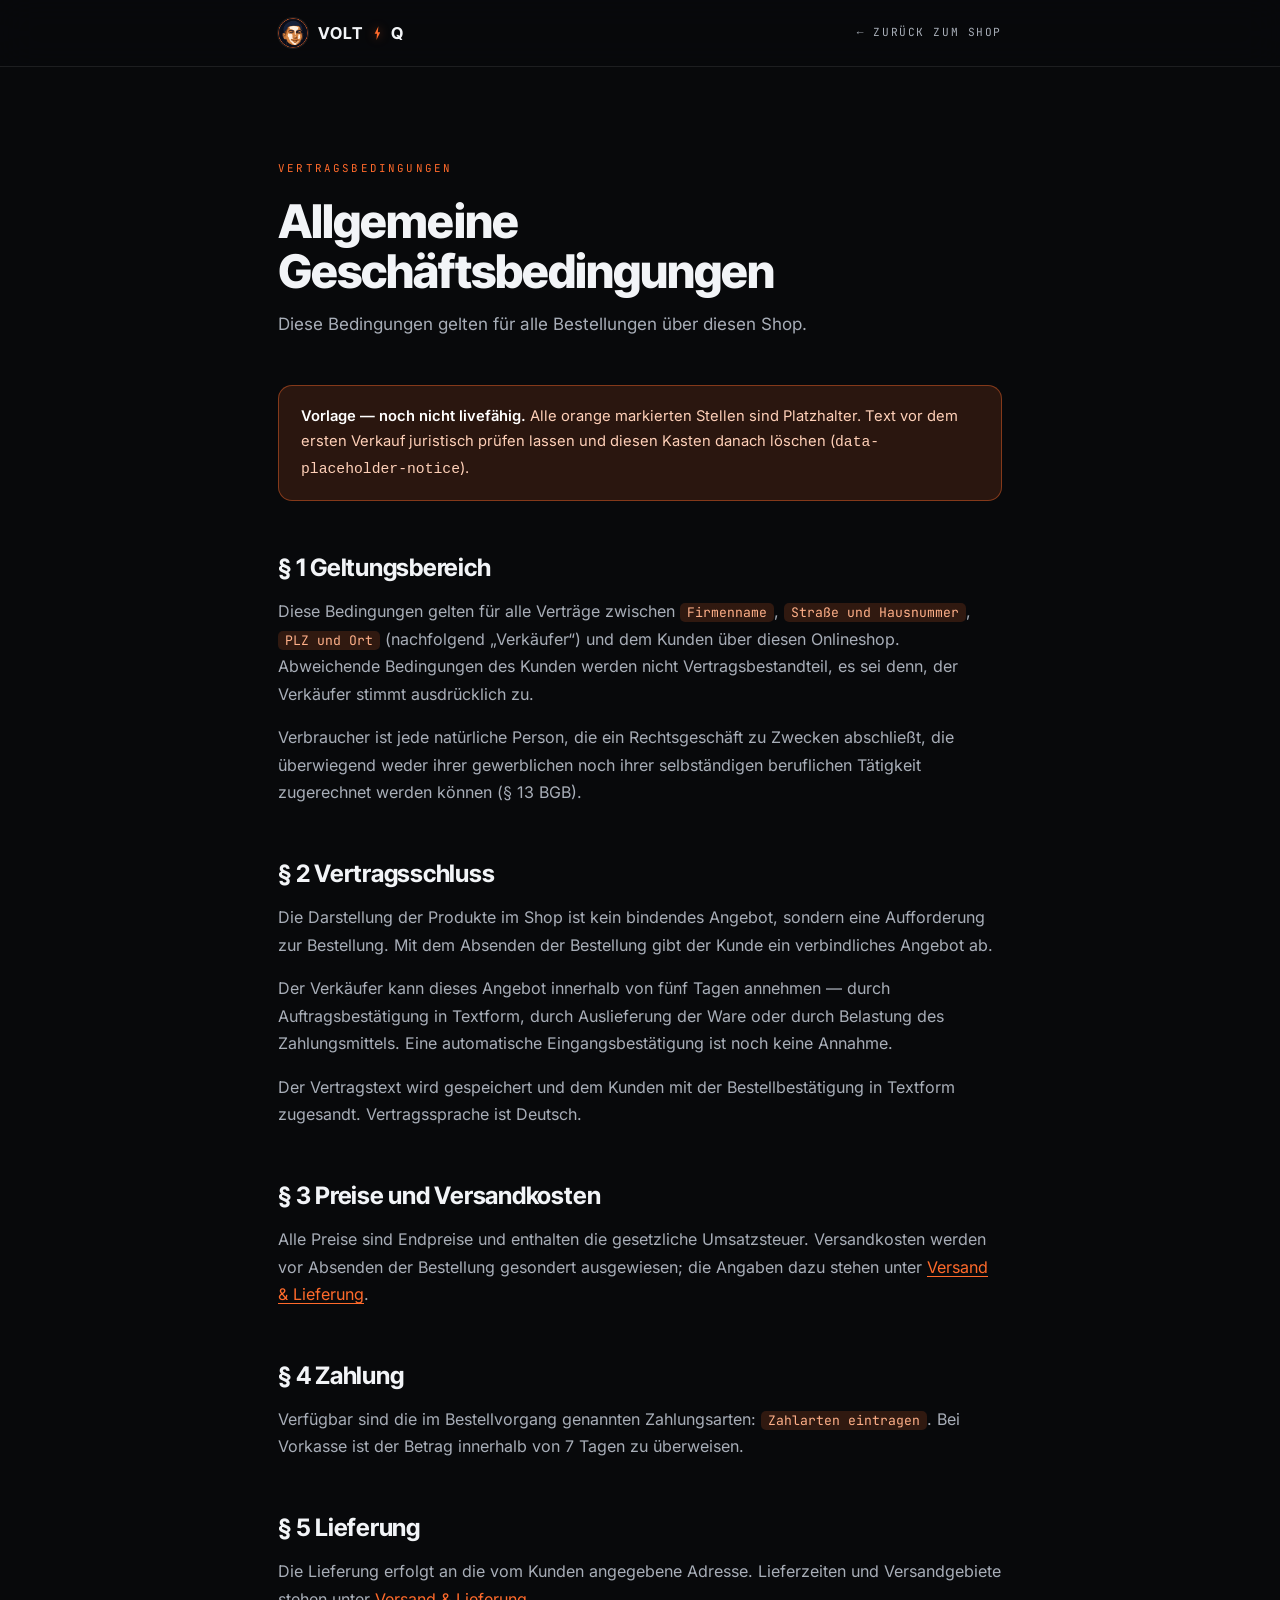
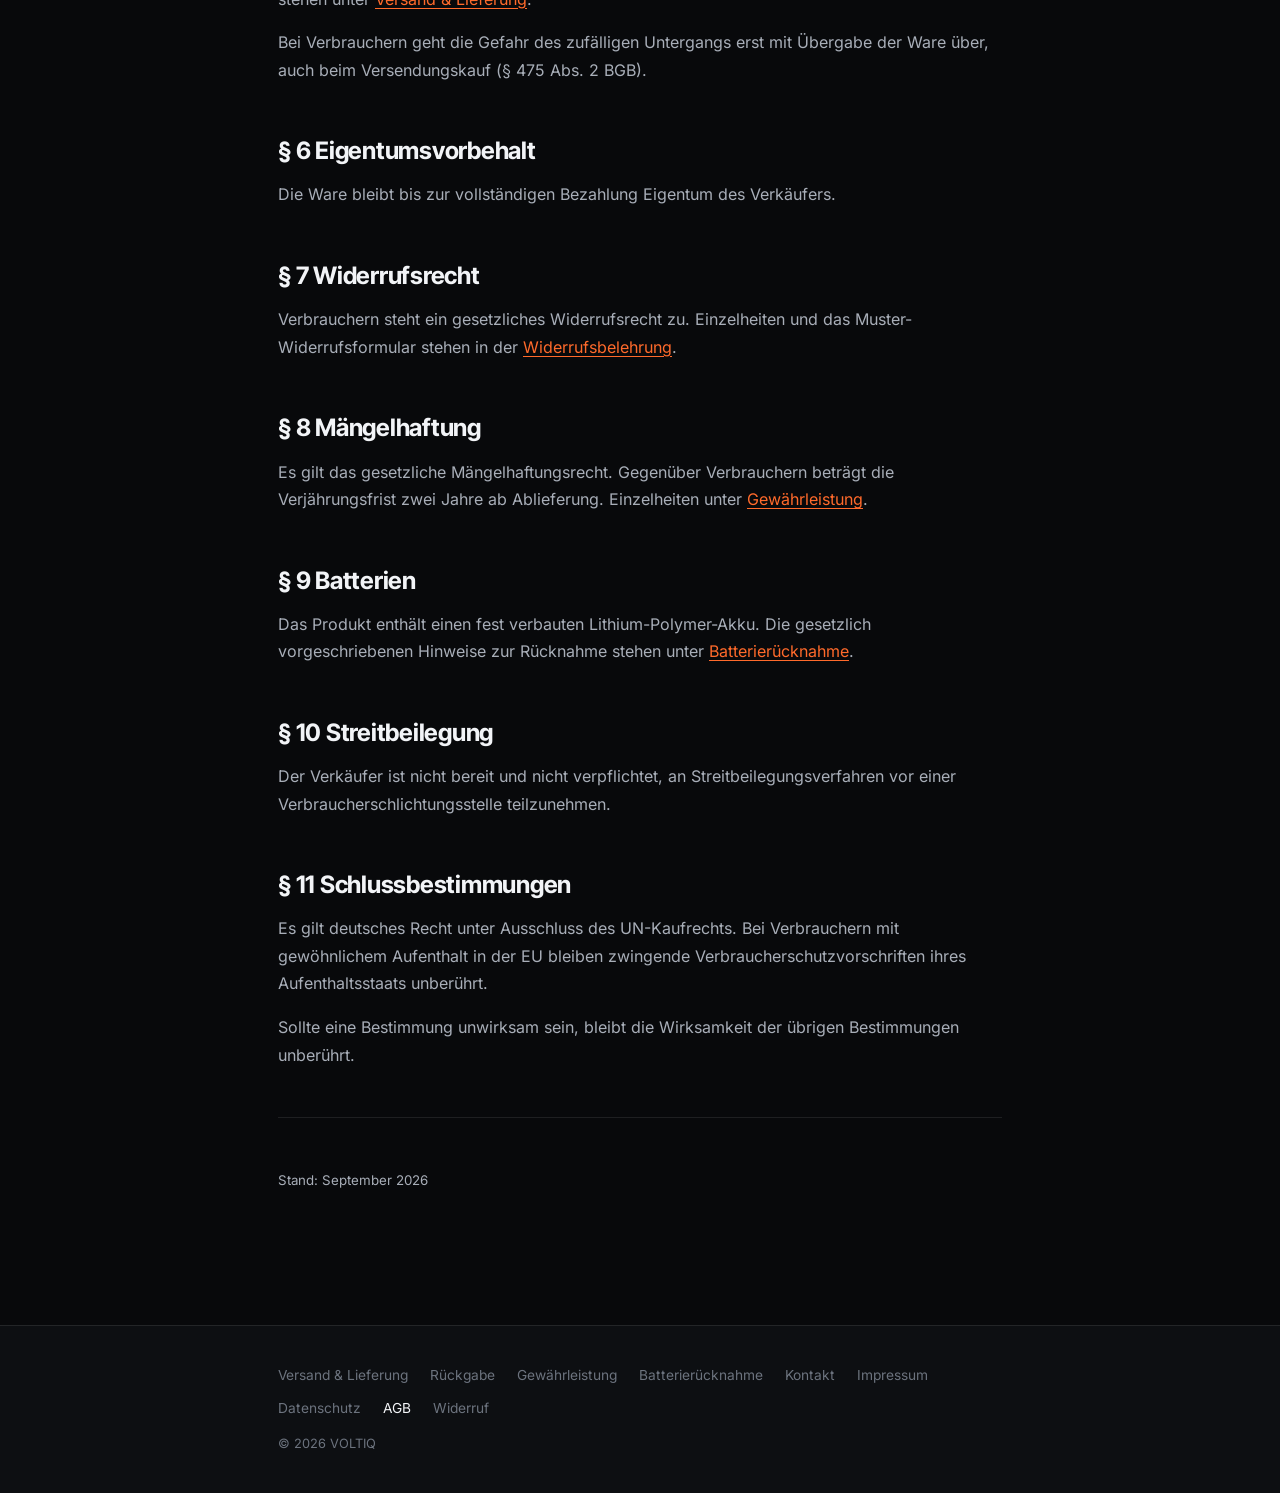
<file: agb.html>
<!DOCTYPE html>
<html lang="de">
<head>
<meta charset="UTF-8">
<meta name="viewport" content="width=device-width, initial-scale=1.0">
<title>Allgemeine Geschäftsbedingungen — VOLTIQ</title>
<meta name="description" content="AGB für Bestellungen im VOLTIQ Onlineshop.">
<meta name="robots" content="noindex,follow">
<link rel="canonical" href="https://voltiq.de/agb.html">
<meta name="theme-color" content="#08090B">
<link rel="icon" href="favicon.ico" sizes="32x32">
<link rel="icon" href="assets/favicon.svg" type="image/svg+xml">
<link rel="apple-touch-icon" href="assets/apple-touch-icon.png">
<link rel="stylesheet" href="assets/fonts/fonts.css">
<link rel="stylesheet" href="assets/page.css">
</head>
<body>

<header class="topbar">
  <div class="wrap">
    <a class="brand" href="index.html">
      <img src="assets/brand/voltiq-mark-96.png" alt="" width="96" height="96">VOLT<svg class="bolt" viewBox="0 0 12 24" aria-hidden="true"><path d="M7.7 0 1.1 13.2h4.1L4.3 24 10.9 10.5H6.7z"/></svg>Q
    </a>
    <a class="back" href="index.html">← Zurück zum Shop</a>
  </div>
</header>

<main>
  <div class="wrap">
    <p class="eyebrow">Vertragsbedingungen</p>
    <h1>Allgemeine Geschäftsbedingungen</h1>
    <p class="lede">Diese Bedingungen gelten für alle Bestellungen über diesen Shop.</p>
<div data-placeholder-notice>
  <p><strong>Vorlage — noch nicht livefähig.</strong> Alle orange markierten
  Stellen sind Platzhalter. Text vor dem ersten Verkauf juristisch prüfen lassen
  und diesen Kasten danach löschen (<code>data-placeholder-notice</code>).</p>
</div>

<h2>§ 1 Geltungsbereich</h2>
<p>Diese Bedingungen gelten für alle Verträge zwischen <mark class="ph">Firmenname</mark>, <mark class="ph">Straße und Hausnummer</mark>,
<mark class="ph">PLZ und Ort</mark> (nachfolgend
„Verkäufer“) und dem Kunden über diesen Onlineshop. Abweichende Bedingungen
des Kunden werden nicht Vertragsbestandteil, es sei denn, der Verkäufer stimmt
ausdrücklich zu.</p>
<p>Verbraucher ist jede natürliche Person, die ein Rechtsgeschäft zu Zwecken
abschließt, die überwiegend weder ihrer gewerblichen noch ihrer selbständigen
beruflichen Tätigkeit zugerechnet werden können (§ 13 BGB).</p>

<h2>§ 2 Vertragsschluss</h2>
<p>Die Darstellung der Produkte im Shop ist kein bindendes Angebot, sondern eine
Aufforderung zur Bestellung. Mit dem Absenden der Bestellung gibt der Kunde ein
verbindliches Angebot ab.</p>
<p>Der Verkäufer kann dieses Angebot innerhalb von fünf Tagen annehmen — durch
Auftragsbestätigung in Textform, durch Auslieferung der Ware oder durch
Belastung des Zahlungsmittels. Eine automatische Eingangsbestätigung ist noch
keine Annahme.</p>
<p>Der Vertragstext wird gespeichert und dem Kunden mit der Bestellbestätigung
in Textform zugesandt. Vertragssprache ist Deutsch.</p>

<h2>§ 3 Preise und Versandkosten</h2>
<p>Alle Preise sind Endpreise und enthalten die gesetzliche Umsatzsteuer.
Versandkosten werden vor Absenden der Bestellung gesondert ausgewiesen; die
Angaben dazu stehen unter <a href="versand.html">Versand &amp; Lieferung</a>.</p>

<h2>§ 4 Zahlung</h2>
<p>Verfügbar sind die im Bestellvorgang genannten Zahlungsarten: <mark class="ph">Zahlarten eintragen</mark>.
Bei Vorkasse ist der Betrag innerhalb von 7 Tagen zu überweisen.</p>

<h2>§ 5 Lieferung</h2>
<p>Die Lieferung erfolgt an die vom Kunden angegebene Adresse. Lieferzeiten und
Versandgebiete stehen unter <a href="versand.html">Versand &amp; Lieferung</a>.</p>
<p>Bei Verbrauchern geht die Gefahr des zufälligen Untergangs erst mit Übergabe
der Ware über, auch beim Versendungskauf (§ 475 Abs. 2 BGB).</p>

<h2>§ 6 Eigentumsvorbehalt</h2>
<p>Die Ware bleibt bis zur vollständigen Bezahlung Eigentum des Verkäufers.</p>

<h2>§ 7 Widerrufsrecht</h2>
<p>Verbrauchern steht ein gesetzliches Widerrufsrecht zu. Einzelheiten und das
Muster-Widerrufsformular stehen in der
<a href="widerruf.html">Widerrufsbelehrung</a>.</p>

<h2>§ 8 Mängelhaftung</h2>
<p>Es gilt das gesetzliche Mängelhaftungsrecht. Gegenüber Verbrauchern beträgt
die Verjährungsfrist zwei Jahre ab Ablieferung. Einzelheiten unter
<a href="garantie.html">Gewährleistung</a>.</p>

<h2>§ 9 Batterien</h2>
<p>Das Produkt enthält einen fest verbauten Lithium-Polymer-Akku. Die
gesetzlich vorgeschriebenen Hinweise zur Rücknahme stehen unter
<a href="batterien.html">Batterierücknahme</a>.</p>

<h2>§ 10 Streitbeilegung</h2>
<p>Der Verkäufer ist nicht bereit und nicht verpflichtet, an
Streitbeilegungsverfahren vor einer Verbraucherschlichtungsstelle teilzunehmen.</p>

<h2>§ 11 Schlussbestimmungen</h2>
<p>Es gilt deutsches Recht unter Ausschluss des UN-Kaufrechts. Bei Verbrauchern
mit gewöhnlichem Aufenthalt in der EU bleiben zwingende
Verbraucherschutzvorschriften ihres Aufenthaltsstaats unberührt.</p>
<p>Sollte eine Bestimmung unwirksam sein, bleibt die Wirksamkeit der übrigen
Bestimmungen unberührt.</p>

<hr>
<p><small>Stand: September 2026</small></p>

  </div>
</main>

<footer>
  <div class="wrap">
    <nav><a href="versand.html">Versand &amp; Lieferung</a><a href="rueckgabe.html">Rückgabe</a><a href="garantie.html">Gewährleistung</a><a href="batterien.html">Batterierücknahme</a><a href="kontakt.html">Kontakt</a><a href="impressum.html">Impressum</a><a href="datenschutz.html">Datenschutz</a><span style="color:var(--text);font-size:.86rem;">AGB</span><a href="widerruf.html">Widerruf</a></nav>
    <small>© 2026 VOLTIQ</small>
  </div>
</footer>

</body>
</html>
</file>
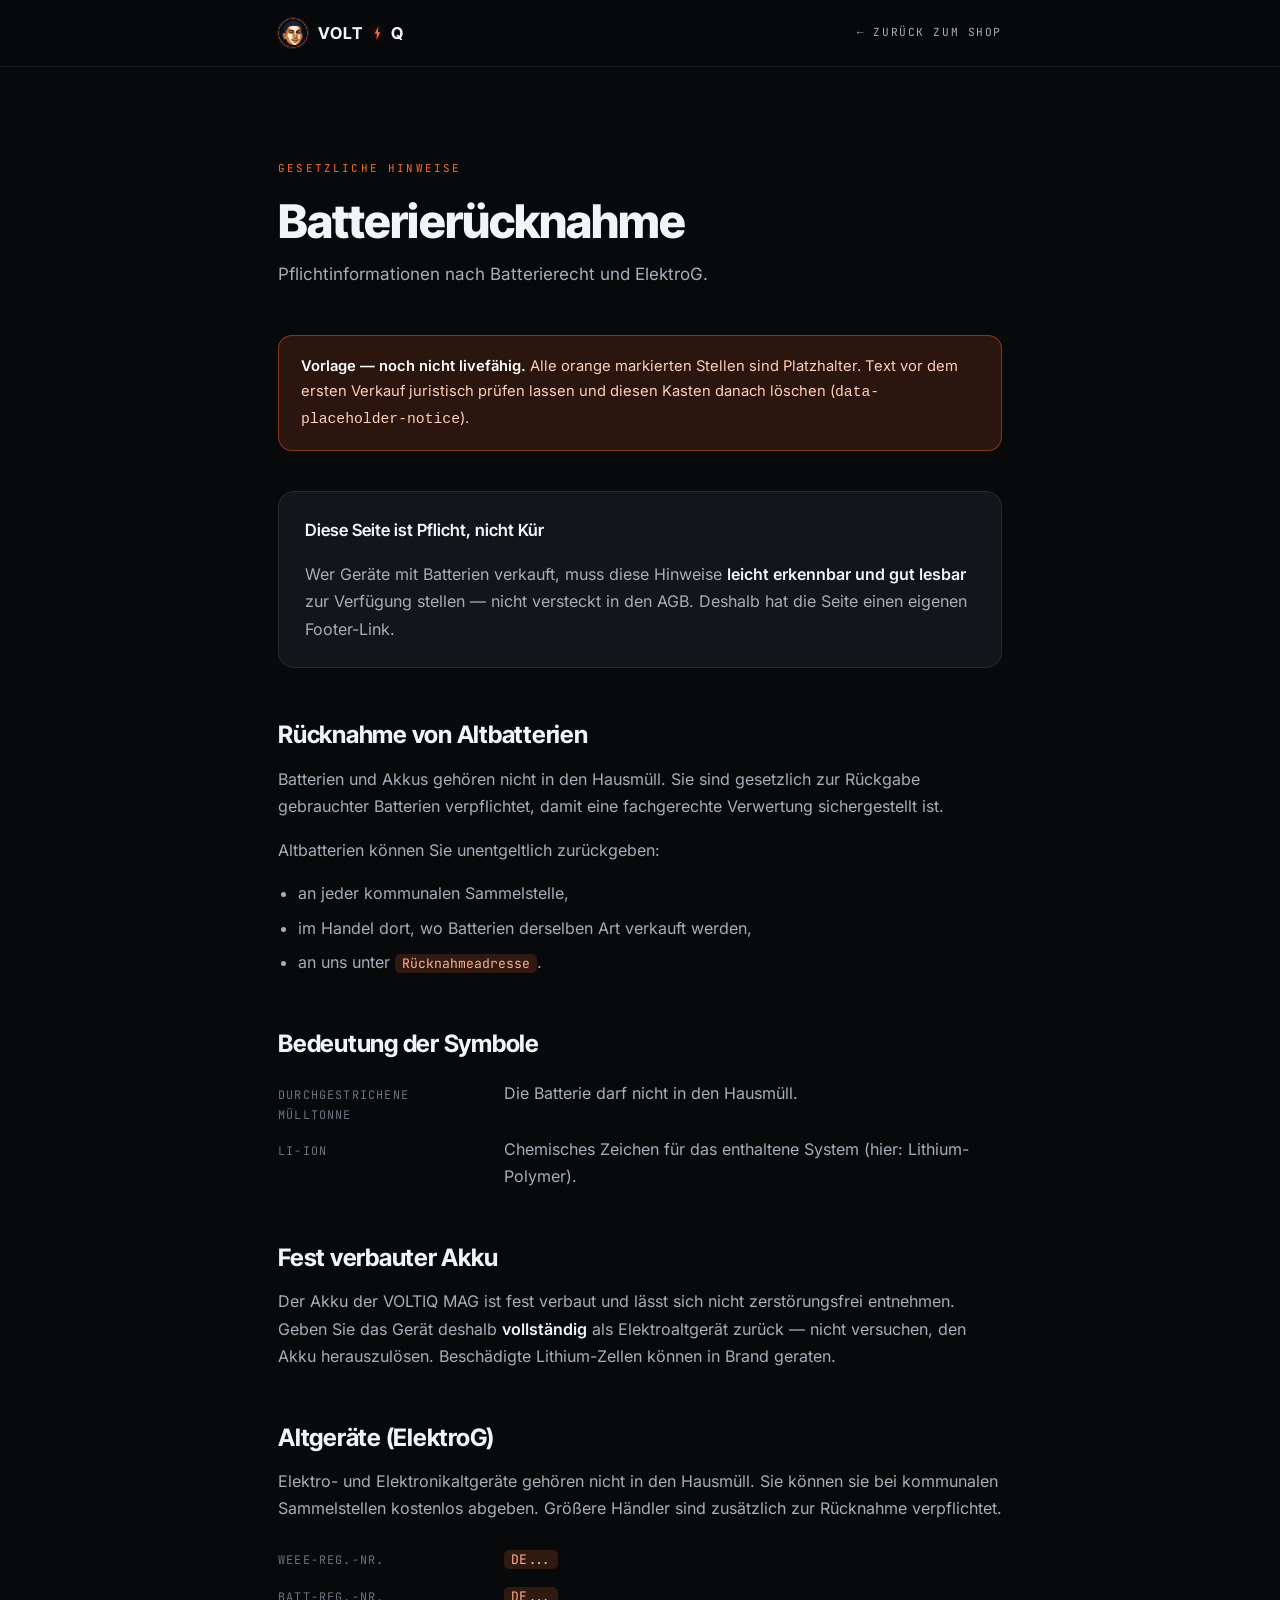
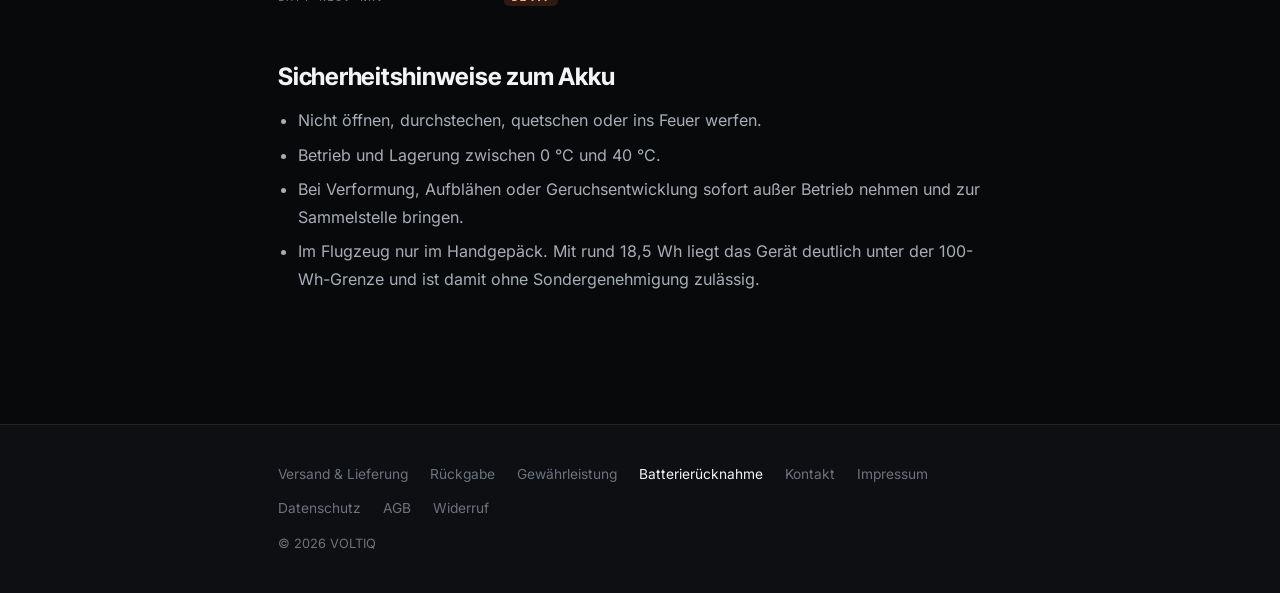
<file: batterien.html>
<!DOCTYPE html>
<html lang="de">
<head>
<meta charset="UTF-8">
<meta name="viewport" content="width=device-width, initial-scale=1.0">
<title>Batterierücknahme — VOLTIQ</title>
<meta name="description" content="Hinweise zur Rücknahme und Entsorgung von Batterien und Altgeräten.">
<meta name="robots" content="index,follow">
<link rel="canonical" href="https://voltiq.de/batterien.html">
<meta name="theme-color" content="#08090B">
<link rel="icon" href="favicon.ico" sizes="32x32">
<link rel="icon" href="assets/favicon.svg" type="image/svg+xml">
<link rel="apple-touch-icon" href="assets/apple-touch-icon.png">
<link rel="stylesheet" href="assets/fonts/fonts.css">
<link rel="stylesheet" href="assets/page.css">
</head>
<body>

<header class="topbar">
  <div class="wrap">
    <a class="brand" href="index.html">
      <img src="assets/brand/voltiq-mark-96.png" alt="" width="96" height="96">VOLT<svg class="bolt" viewBox="0 0 12 24" aria-hidden="true"><path d="M7.7 0 1.1 13.2h4.1L4.3 24 10.9 10.5H6.7z"/></svg>Q
    </a>
    <a class="back" href="index.html">← Zurück zum Shop</a>
  </div>
</header>

<main>
  <div class="wrap">
    <p class="eyebrow">Gesetzliche Hinweise</p>
    <h1>Batterierücknahme</h1>
    <p class="lede">Pflichtinformationen nach Batterierecht und ElektroG.</p>
<div data-placeholder-notice>
  <p><strong>Vorlage — noch nicht livefähig.</strong> Alle orange markierten
  Stellen sind Platzhalter. Text vor dem ersten Verkauf juristisch prüfen lassen
  und diesen Kasten danach löschen (<code>data-placeholder-notice</code>).</p>
</div>

<div class="box">
  <h3>Diese Seite ist Pflicht, nicht Kür</h3>
  <p>Wer Geräte mit Batterien verkauft, muss diese Hinweise <strong>leicht
  erkennbar und gut lesbar</strong> zur Verfügung stellen — nicht versteckt in
  den AGB. Deshalb hat die Seite einen eigenen Footer-Link.</p>
</div>

<h2>Rücknahme von Altbatterien</h2>
<p>Batterien und Akkus gehören nicht in den Hausmüll. Sie sind gesetzlich zur
Rückgabe gebrauchter Batterien verpflichtet, damit eine fachgerechte Verwertung
sichergestellt ist.</p>
<p>Altbatterien können Sie unentgeltlich zurückgeben:</p>
<ul>
  <li>an jeder kommunalen Sammelstelle,</li>
  <li>im Handel dort, wo Batterien derselben Art verkauft werden,</li>
  <li>an uns unter <mark class="ph">Rücknahmeadresse</mark>.</li>
</ul>

<h2>Bedeutung der Symbole</h2>
<dl class="kv">
  <dt>Durchgestrichene Mülltonne</dt>
  <dd>Die Batterie darf nicht in den Hausmüll.</dd>
  <dt>Li-Ion</dt>
  <dd>Chemisches Zeichen für das enthaltene System (hier: Lithium-Polymer).</dd>
</dl>

<h2>Fest verbauter Akku</h2>
<p>Der Akku der VOLTIQ MAG ist fest verbaut und lässt sich nicht zerstörungsfrei
entnehmen. Geben Sie das Gerät deshalb <strong>vollständig</strong> als
Elektroaltgerät zurück — nicht versuchen, den Akku herauszulösen.
Beschädigte Lithium-Zellen können in Brand geraten.</p>

<h2>Altgeräte (ElektroG)</h2>
<p>Elektro- und Elektronikaltgeräte gehören nicht in den Hausmüll. Sie können
sie bei kommunalen Sammelstellen kostenlos abgeben. Größere Händler sind
zusätzlich zur Rücknahme verpflichtet.</p>
<dl class="kv">
  <dt>WEEE-Reg.-Nr.</dt><dd><mark class="ph">DE...</mark></dd>
  <dt>Batt-Reg.-Nr.</dt><dd><mark class="ph">DE...</mark></dd>
</dl>

<h2>Sicherheitshinweise zum Akku</h2>
<ul>
  <li>Nicht öffnen, durchstechen, quetschen oder ins Feuer werfen.</li>
  <li>Betrieb und Lagerung zwischen 0 °C und 40 °C.</li>
  <li>Bei Verformung, Aufblähen oder Geruchsentwicklung sofort außer Betrieb
      nehmen und zur Sammelstelle bringen.</li>
  <li>Im Flugzeug nur im Handgepäck. Mit rund 18,5 Wh liegt das Gerät deutlich
      unter der 100-Wh-Grenze und ist damit ohne Sondergenehmigung zulässig.</li>
</ul>

  </div>
</main>

<footer>
  <div class="wrap">
    <nav><a href="versand.html">Versand &amp; Lieferung</a><a href="rueckgabe.html">Rückgabe</a><a href="garantie.html">Gewährleistung</a><span style="color:var(--text);font-size:.86rem;">Batterierücknahme</span><a href="kontakt.html">Kontakt</a><a href="impressum.html">Impressum</a><a href="datenschutz.html">Datenschutz</a><a href="agb.html">AGB</a><a href="widerruf.html">Widerruf</a></nav>
    <small>© 2026 VOLTIQ</small>
  </div>
</footer>

</body>
</html>
</file>
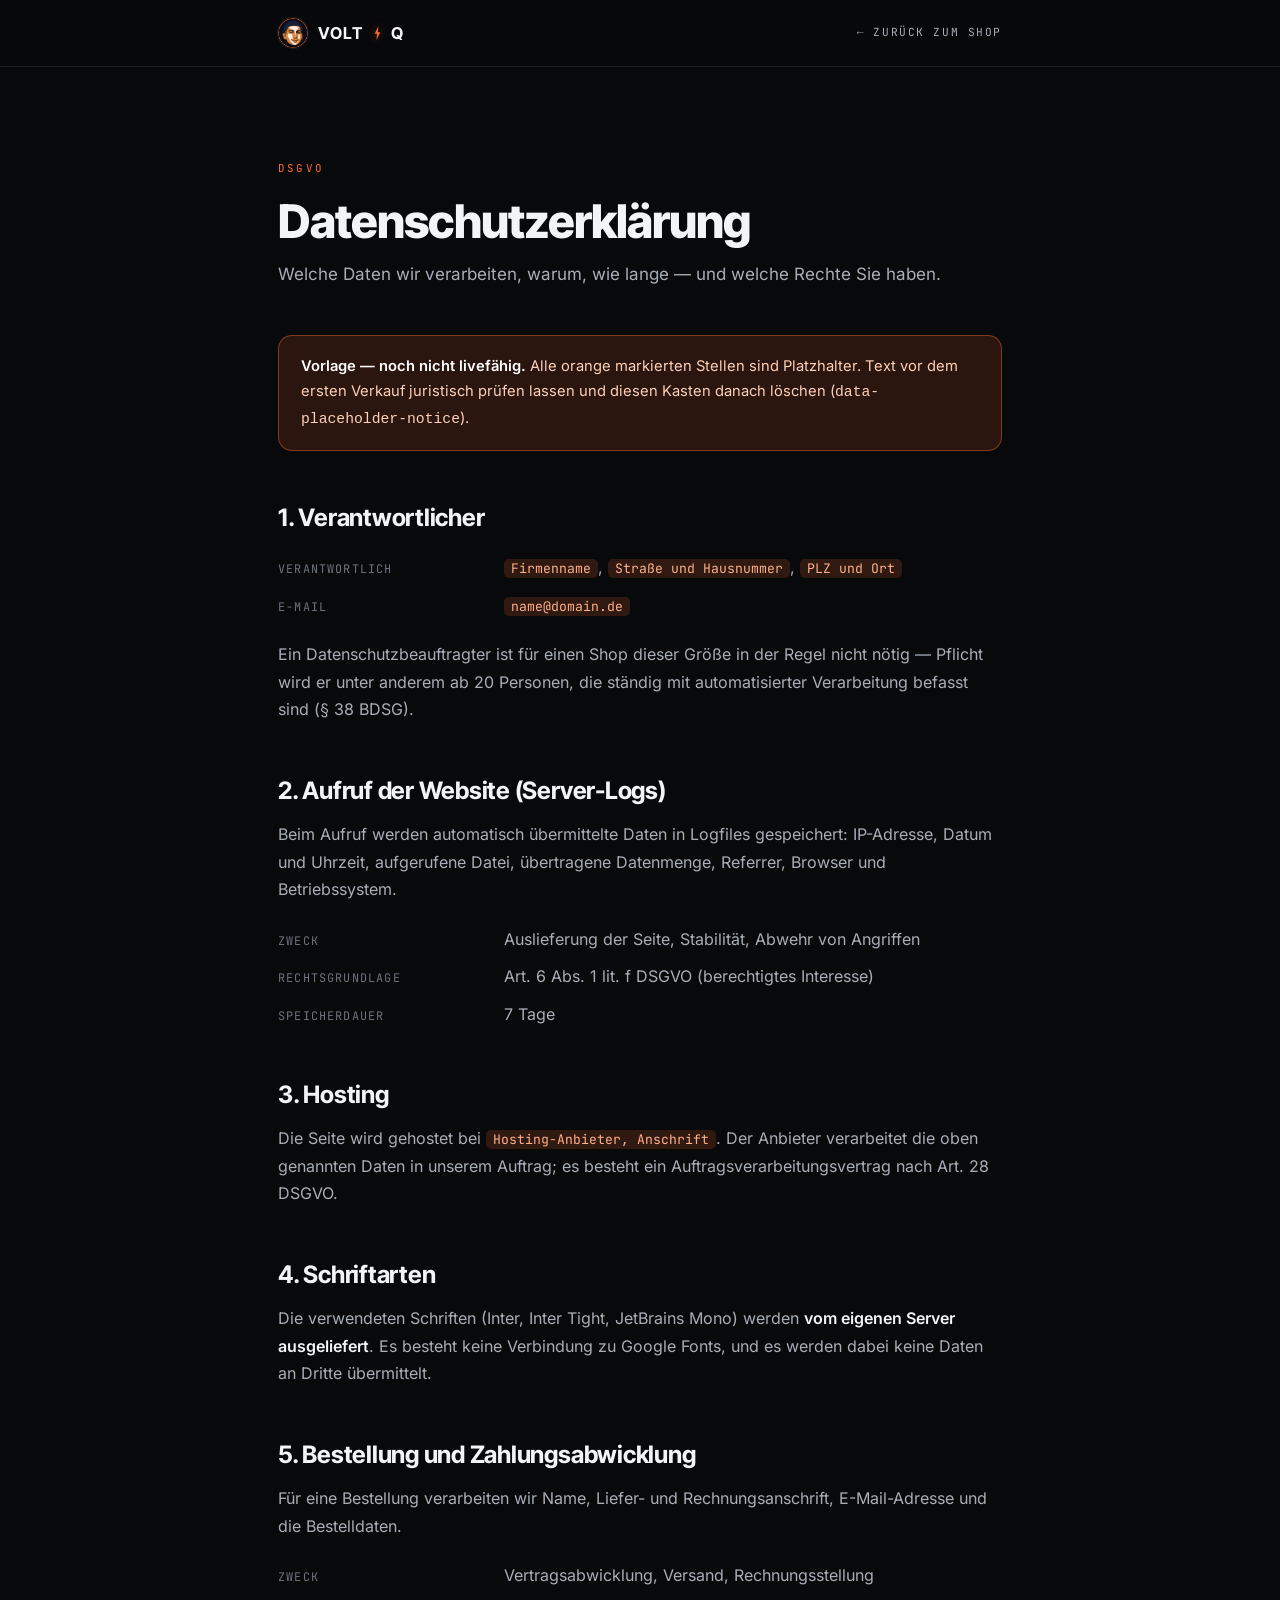
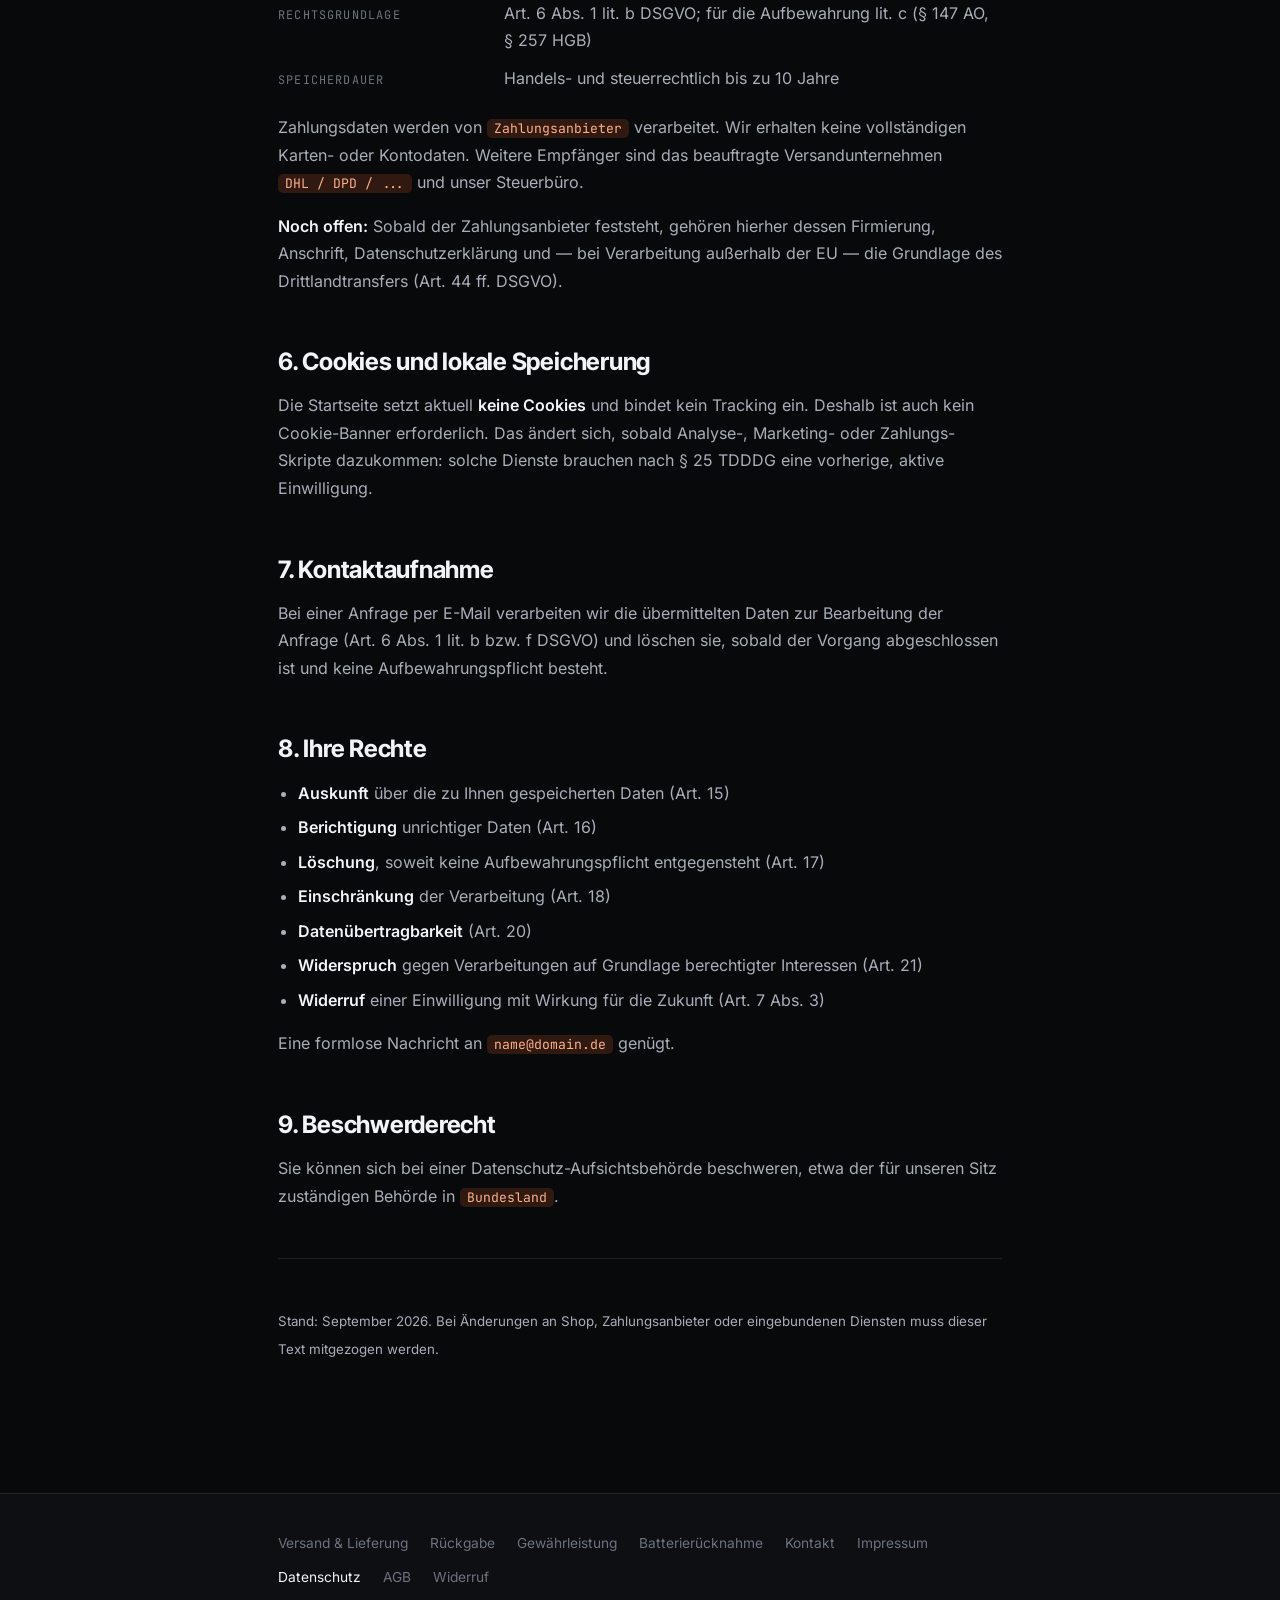
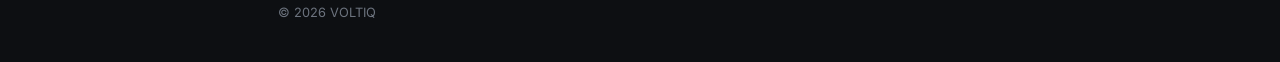
<file: datenschutz.html>
<!DOCTYPE html>
<html lang="de">
<head>
<meta charset="UTF-8">
<meta name="viewport" content="width=device-width, initial-scale=1.0">
<title>Datenschutzerklärung — VOLTIQ</title>
<meta name="description" content="Wie VOLTIQ personenbezogene Daten verarbeitet.">
<meta name="robots" content="noindex,follow">
<link rel="canonical" href="https://voltiq.de/datenschutz.html">
<meta name="theme-color" content="#08090B">
<link rel="icon" href="favicon.ico" sizes="32x32">
<link rel="icon" href="assets/favicon.svg" type="image/svg+xml">
<link rel="apple-touch-icon" href="assets/apple-touch-icon.png">
<link rel="stylesheet" href="assets/fonts/fonts.css">
<link rel="stylesheet" href="assets/page.css">
</head>
<body>

<header class="topbar">
  <div class="wrap">
    <a class="brand" href="index.html">
      <img src="assets/brand/voltiq-mark-96.png" alt="" width="96" height="96">VOLT<svg class="bolt" viewBox="0 0 12 24" aria-hidden="true"><path d="M7.7 0 1.1 13.2h4.1L4.3 24 10.9 10.5H6.7z"/></svg>Q
    </a>
    <a class="back" href="index.html">← Zurück zum Shop</a>
  </div>
</header>

<main>
  <div class="wrap">
    <p class="eyebrow">DSGVO</p>
    <h1>Datenschutzerklärung</h1>
    <p class="lede">Welche Daten wir verarbeiten, warum, wie lange — und welche Rechte Sie haben.</p>
<div data-placeholder-notice>
  <p><strong>Vorlage — noch nicht livefähig.</strong> Alle orange markierten
  Stellen sind Platzhalter. Text vor dem ersten Verkauf juristisch prüfen lassen
  und diesen Kasten danach löschen (<code>data-placeholder-notice</code>).</p>
</div>

<h2>1. Verantwortlicher</h2>
<dl class="kv">
  <dt>Verantwortlich</dt><dd><mark class="ph">Firmenname</mark>, <mark class="ph">Straße und Hausnummer</mark>, <mark class="ph">PLZ und Ort</mark></dd>
  <dt>E-Mail</dt><dd><mark class="ph">name@domain.de</mark></dd>
</dl>
<p>Ein Datenschutzbeauftragter ist für einen Shop dieser Größe in der Regel
nicht nötig — Pflicht wird er unter anderem ab 20 Personen, die ständig mit
automatisierter Verarbeitung befasst sind (§ 38 BDSG).</p>

<h2>2. Aufruf der Website (Server-Logs)</h2>
<p>Beim Aufruf werden automatisch übermittelte Daten in Logfiles gespeichert:
IP-Adresse, Datum und Uhrzeit, aufgerufene Datei, übertragene Datenmenge,
Referrer, Browser und Betriebssystem.</p>
<dl class="kv">
  <dt>Zweck</dt><dd>Auslieferung der Seite, Stabilität, Abwehr von Angriffen</dd>
  <dt>Rechtsgrundlage</dt><dd>Art. 6 Abs. 1 lit. f DSGVO (berechtigtes Interesse)</dd>
  <dt>Speicherdauer</dt><dd>7 Tage</dd>
</dl>

<h2>3. Hosting</h2>
<p>Die Seite wird gehostet bei <mark class="ph">Hosting-Anbieter, Anschrift</mark>. Der Anbieter verarbeitet die oben
genannten Daten in unserem Auftrag; es besteht ein Auftragsverarbeitungsvertrag
nach Art. 28 DSGVO.</p>

<h2>4. Schriftarten</h2>
<p>Die verwendeten Schriften (Inter, Inter Tight, JetBrains Mono) werden
<strong>vom eigenen Server ausgeliefert</strong>. Es besteht keine Verbindung zu
Google Fonts, und es werden dabei keine Daten an Dritte übermittelt.</p>

<h2>5. Bestellung und Zahlungsabwicklung</h2>
<p>Für eine Bestellung verarbeiten wir Name, Liefer- und Rechnungsanschrift,
E-Mail-Adresse und die Bestelldaten.</p>
<dl class="kv">
  <dt>Zweck</dt><dd>Vertragsabwicklung, Versand, Rechnungsstellung</dd>
  <dt>Rechtsgrundlage</dt><dd>Art. 6 Abs. 1 lit. b DSGVO; für die Aufbewahrung lit. c (§ 147 AO, § 257 HGB)</dd>
  <dt>Speicherdauer</dt><dd>Handels- und steuerrechtlich bis zu 10 Jahre</dd>
</dl>
<p>Zahlungsdaten werden von <mark class="ph">Zahlungsanbieter</mark> verarbeitet. Wir erhalten keine
vollständigen Karten- oder Kontodaten. Weitere Empfänger sind das beauftragte
Versandunternehmen <mark class="ph">DHL / DPD / ...</mark> und unser Steuerbüro.</p>
<p><strong>Noch offen:</strong> Sobald der Zahlungsanbieter feststeht, gehören
hierher dessen Firmierung, Anschrift, Datenschutzerklärung und — bei
Verarbeitung außerhalb der EU — die Grundlage des Drittlandtransfers
(Art. 44 ff. DSGVO).</p>

<h2>6. Cookies und lokale Speicherung</h2>
<p>Die Startseite setzt aktuell <strong>keine Cookies</strong> und bindet kein
Tracking ein. Deshalb ist auch kein Cookie-Banner erforderlich. Das ändert sich,
sobald Analyse-, Marketing- oder Zahlungs-Skripte dazukommen: solche Dienste
brauchen nach § 25 TDDDG eine vorherige, aktive Einwilligung.</p>

<h2>7. Kontaktaufnahme</h2>
<p>Bei einer Anfrage per E-Mail verarbeiten wir die übermittelten Daten zur
Bearbeitung der Anfrage (Art. 6 Abs. 1 lit. b bzw. f DSGVO) und löschen sie,
sobald der Vorgang abgeschlossen ist und keine Aufbewahrungspflicht besteht.</p>

<h2>8. Ihre Rechte</h2>
<ul>
  <li><strong>Auskunft</strong> über die zu Ihnen gespeicherten Daten (Art. 15)</li>
  <li><strong>Berichtigung</strong> unrichtiger Daten (Art. 16)</li>
  <li><strong>Löschung</strong>, soweit keine Aufbewahrungspflicht entgegensteht (Art. 17)</li>
  <li><strong>Einschränkung</strong> der Verarbeitung (Art. 18)</li>
  <li><strong>Datenübertragbarkeit</strong> (Art. 20)</li>
  <li><strong>Widerspruch</strong> gegen Verarbeitungen auf Grundlage berechtigter Interessen (Art. 21)</li>
  <li><strong>Widerruf</strong> einer Einwilligung mit Wirkung für die Zukunft (Art. 7 Abs. 3)</li>
</ul>
<p>Eine formlose Nachricht an <mark class="ph">name@domain.de</mark> genügt.</p>

<h2>9. Beschwerderecht</h2>
<p>Sie können sich bei einer Datenschutz-Aufsichtsbehörde beschweren, etwa der
für unseren Sitz zuständigen Behörde in <mark class="ph">Bundesland</mark>.</p>

<hr>
<p><small>Stand: September 2026. Bei Änderungen an Shop, Zahlungsanbieter oder
eingebundenen Diensten muss dieser Text mitgezogen werden.</small></p>

  </div>
</main>

<footer>
  <div class="wrap">
    <nav><a href="versand.html">Versand &amp; Lieferung</a><a href="rueckgabe.html">Rückgabe</a><a href="garantie.html">Gewährleistung</a><a href="batterien.html">Batterierücknahme</a><a href="kontakt.html">Kontakt</a><a href="impressum.html">Impressum</a><span style="color:var(--text);font-size:.86rem;">Datenschutz</span><a href="agb.html">AGB</a><a href="widerruf.html">Widerruf</a></nav>
    <small>© 2026 VOLTIQ</small>
  </div>
</footer>

</body>
</html>
</file>
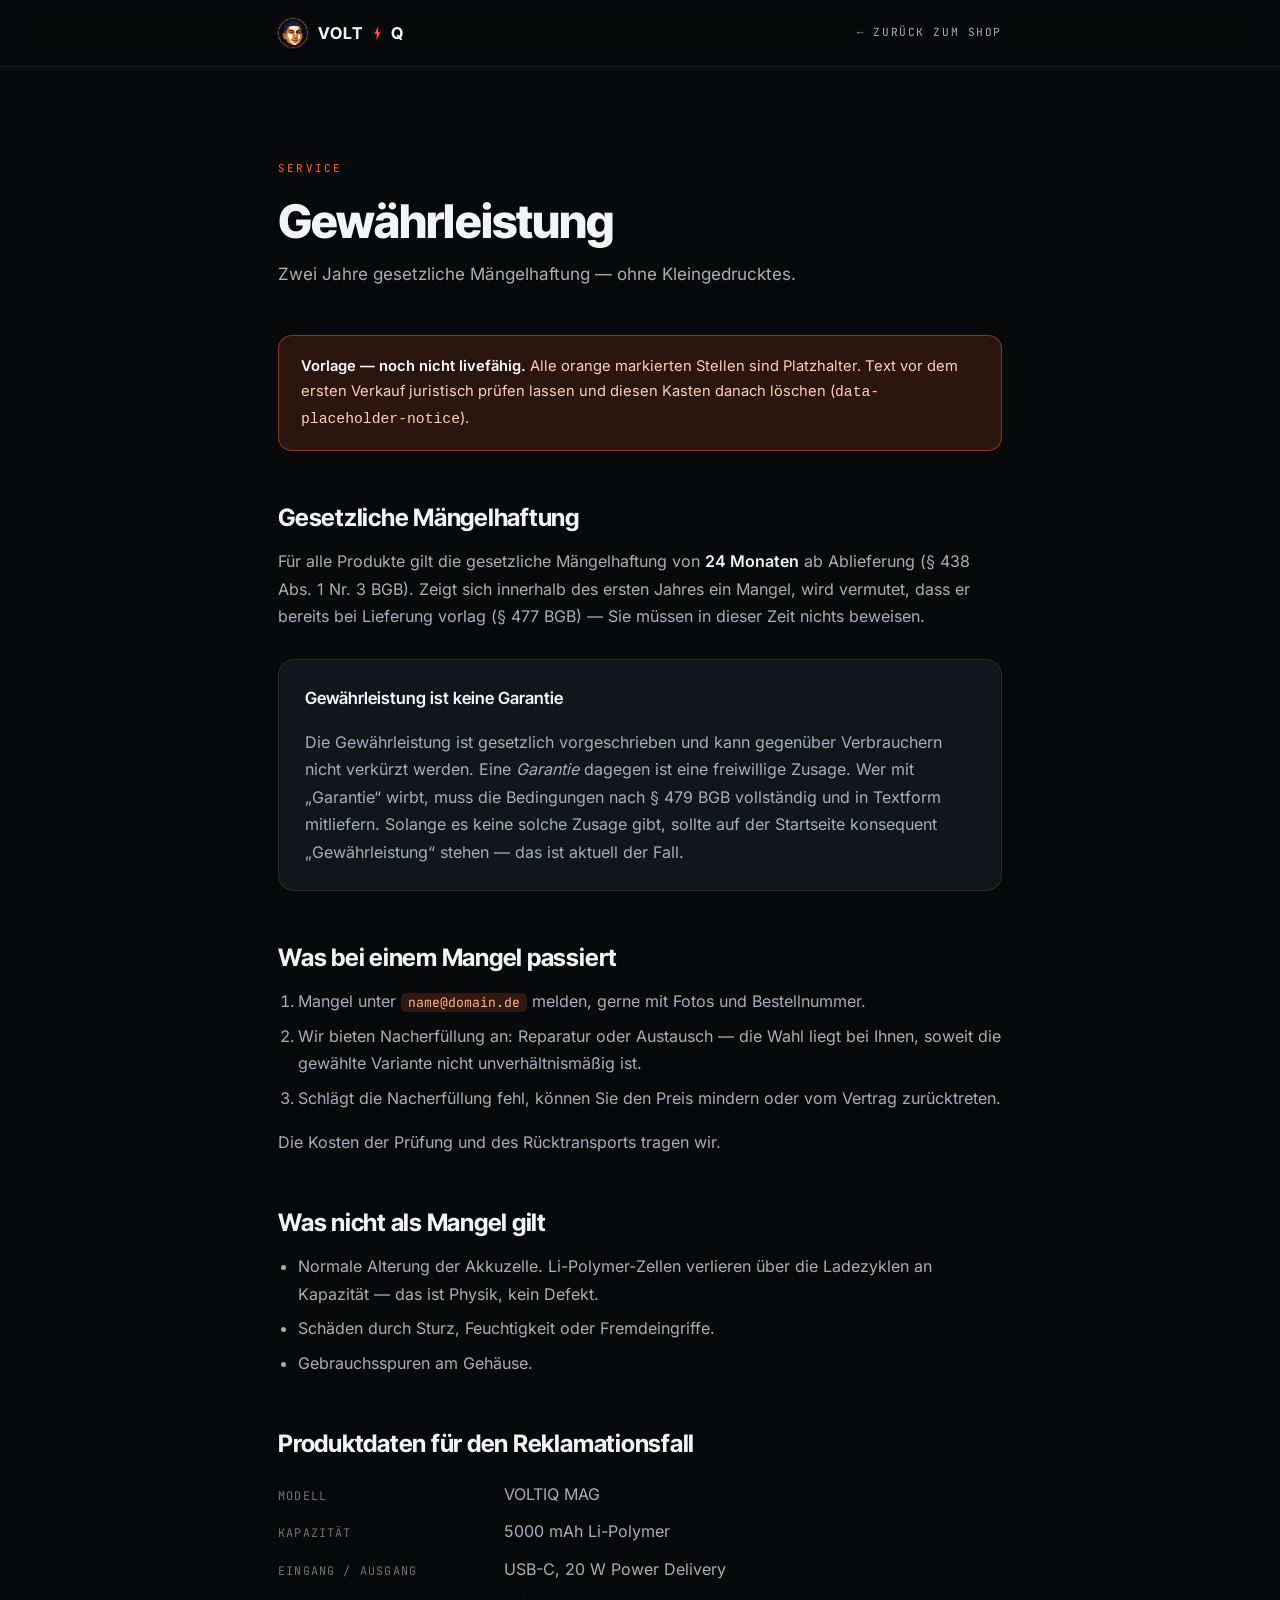
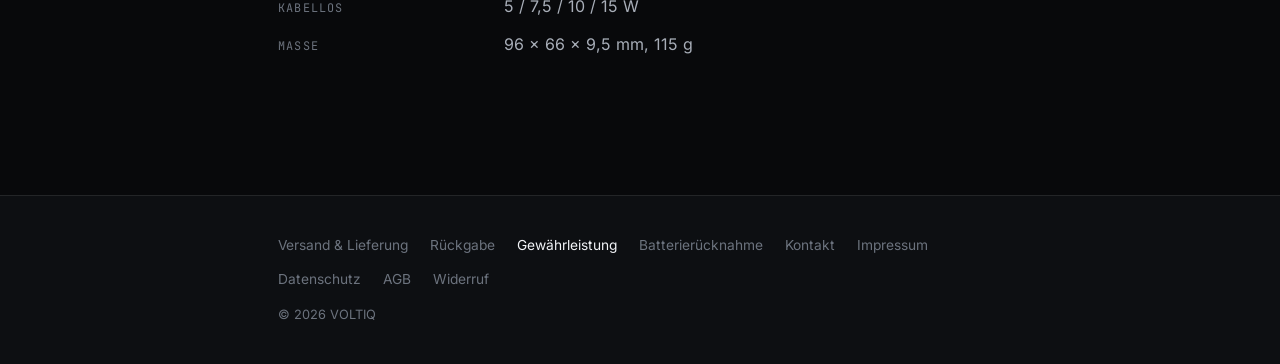
<file: garantie.html>
<!DOCTYPE html>
<html lang="de">
<head>
<meta charset="UTF-8">
<meta name="viewport" content="width=device-width, initial-scale=1.0">
<title>Gewährleistung — VOLTIQ</title>
<meta name="description" content="Gesetzliche Mängelhaftung für VOLTIQ Produkte.">
<meta name="robots" content="index,follow">
<link rel="canonical" href="https://voltiq.de/garantie.html">
<meta name="theme-color" content="#08090B">
<link rel="icon" href="favicon.ico" sizes="32x32">
<link rel="icon" href="assets/favicon.svg" type="image/svg+xml">
<link rel="apple-touch-icon" href="assets/apple-touch-icon.png">
<link rel="stylesheet" href="assets/fonts/fonts.css">
<link rel="stylesheet" href="assets/page.css">
</head>
<body>

<header class="topbar">
  <div class="wrap">
    <a class="brand" href="index.html">
      <img src="assets/brand/voltiq-mark-96.png" alt="" width="96" height="96">VOLT<svg class="bolt" viewBox="0 0 12 24" aria-hidden="true"><path d="M7.7 0 1.1 13.2h4.1L4.3 24 10.9 10.5H6.7z"/></svg>Q
    </a>
    <a class="back" href="index.html">← Zurück zum Shop</a>
  </div>
</header>

<main>
  <div class="wrap">
    <p class="eyebrow">Service</p>
    <h1>Gewährleistung</h1>
    <p class="lede">Zwei Jahre gesetzliche Mängelhaftung — ohne Kleingedrucktes.</p>
<div data-placeholder-notice>
  <p><strong>Vorlage — noch nicht livefähig.</strong> Alle orange markierten
  Stellen sind Platzhalter. Text vor dem ersten Verkauf juristisch prüfen lassen
  und diesen Kasten danach löschen (<code>data-placeholder-notice</code>).</p>
</div>

<h2>Gesetzliche Mängelhaftung</h2>
<p>Für alle Produkte gilt die gesetzliche Mängelhaftung von
<strong>24 Monaten</strong> ab Ablieferung (§ 438 Abs. 1 Nr. 3 BGB). Zeigt sich
innerhalb des ersten Jahres ein Mangel, wird vermutet, dass er bereits bei
Lieferung vorlag (§ 477 BGB) — Sie müssen in dieser Zeit nichts beweisen.</p>

<div class="box">
  <h3>Gewährleistung ist keine Garantie</h3>
  <p>Die Gewährleistung ist gesetzlich vorgeschrieben und kann gegenüber
  Verbrauchern nicht verkürzt werden. Eine <em>Garantie</em> dagegen ist eine
  freiwillige Zusage. Wer mit „Garantie“ wirbt, muss die Bedingungen nach
  § 479 BGB vollständig und in Textform mitliefern. Solange es keine solche
  Zusage gibt, sollte auf der Startseite konsequent „Gewährleistung“ stehen
  — das ist aktuell der Fall.</p>
</div>

<h2>Was bei einem Mangel passiert</h2>
<ol>
  <li>Mangel unter <mark class="ph">name@domain.de</mark> melden, gerne mit Fotos und Bestellnummer.</li>
  <li>Wir bieten Nacherfüllung an: Reparatur oder Austausch — die Wahl liegt
      bei Ihnen, soweit die gewählte Variante nicht unverhältnismäßig ist.</li>
  <li>Schlägt die Nacherfüllung fehl, können Sie den Preis mindern oder vom
      Vertrag zurücktreten.</li>
</ol>
<p>Die Kosten der Prüfung und des Rücktransports tragen wir.</p>

<h2>Was nicht als Mangel gilt</h2>
<ul>
  <li>Normale Alterung der Akkuzelle. Li-Polymer-Zellen verlieren über die
      Ladezyklen an Kapazität — das ist Physik, kein Defekt.</li>
  <li>Schäden durch Sturz, Feuchtigkeit oder Fremdeingriffe.</li>
  <li>Gebrauchsspuren am Gehäuse.</li>
</ul>

<h2>Produktdaten für den Reklamationsfall</h2>
<dl class="kv">
  <dt>Modell</dt><dd>VOLTIQ MAG</dd>
  <dt>Kapazität</dt><dd>5000 mAh Li-Polymer</dd>
  <dt>Eingang / Ausgang</dt><dd>USB-C, 20 W Power Delivery</dd>
  <dt>Kabellos</dt><dd>5 / 7,5 / 10 / 15 W</dd>
  <dt>Maße</dt><dd>96 × 66 × 9,5 mm, 115 g</dd>
</dl>

  </div>
</main>

<footer>
  <div class="wrap">
    <nav><a href="versand.html">Versand &amp; Lieferung</a><a href="rueckgabe.html">Rückgabe</a><span style="color:var(--text);font-size:.86rem;">Gewährleistung</span><a href="batterien.html">Batterierücknahme</a><a href="kontakt.html">Kontakt</a><a href="impressum.html">Impressum</a><a href="datenschutz.html">Datenschutz</a><a href="agb.html">AGB</a><a href="widerruf.html">Widerruf</a></nav>
    <small>© 2026 VOLTIQ</small>
  </div>
</footer>

</body>
</html>
</file>
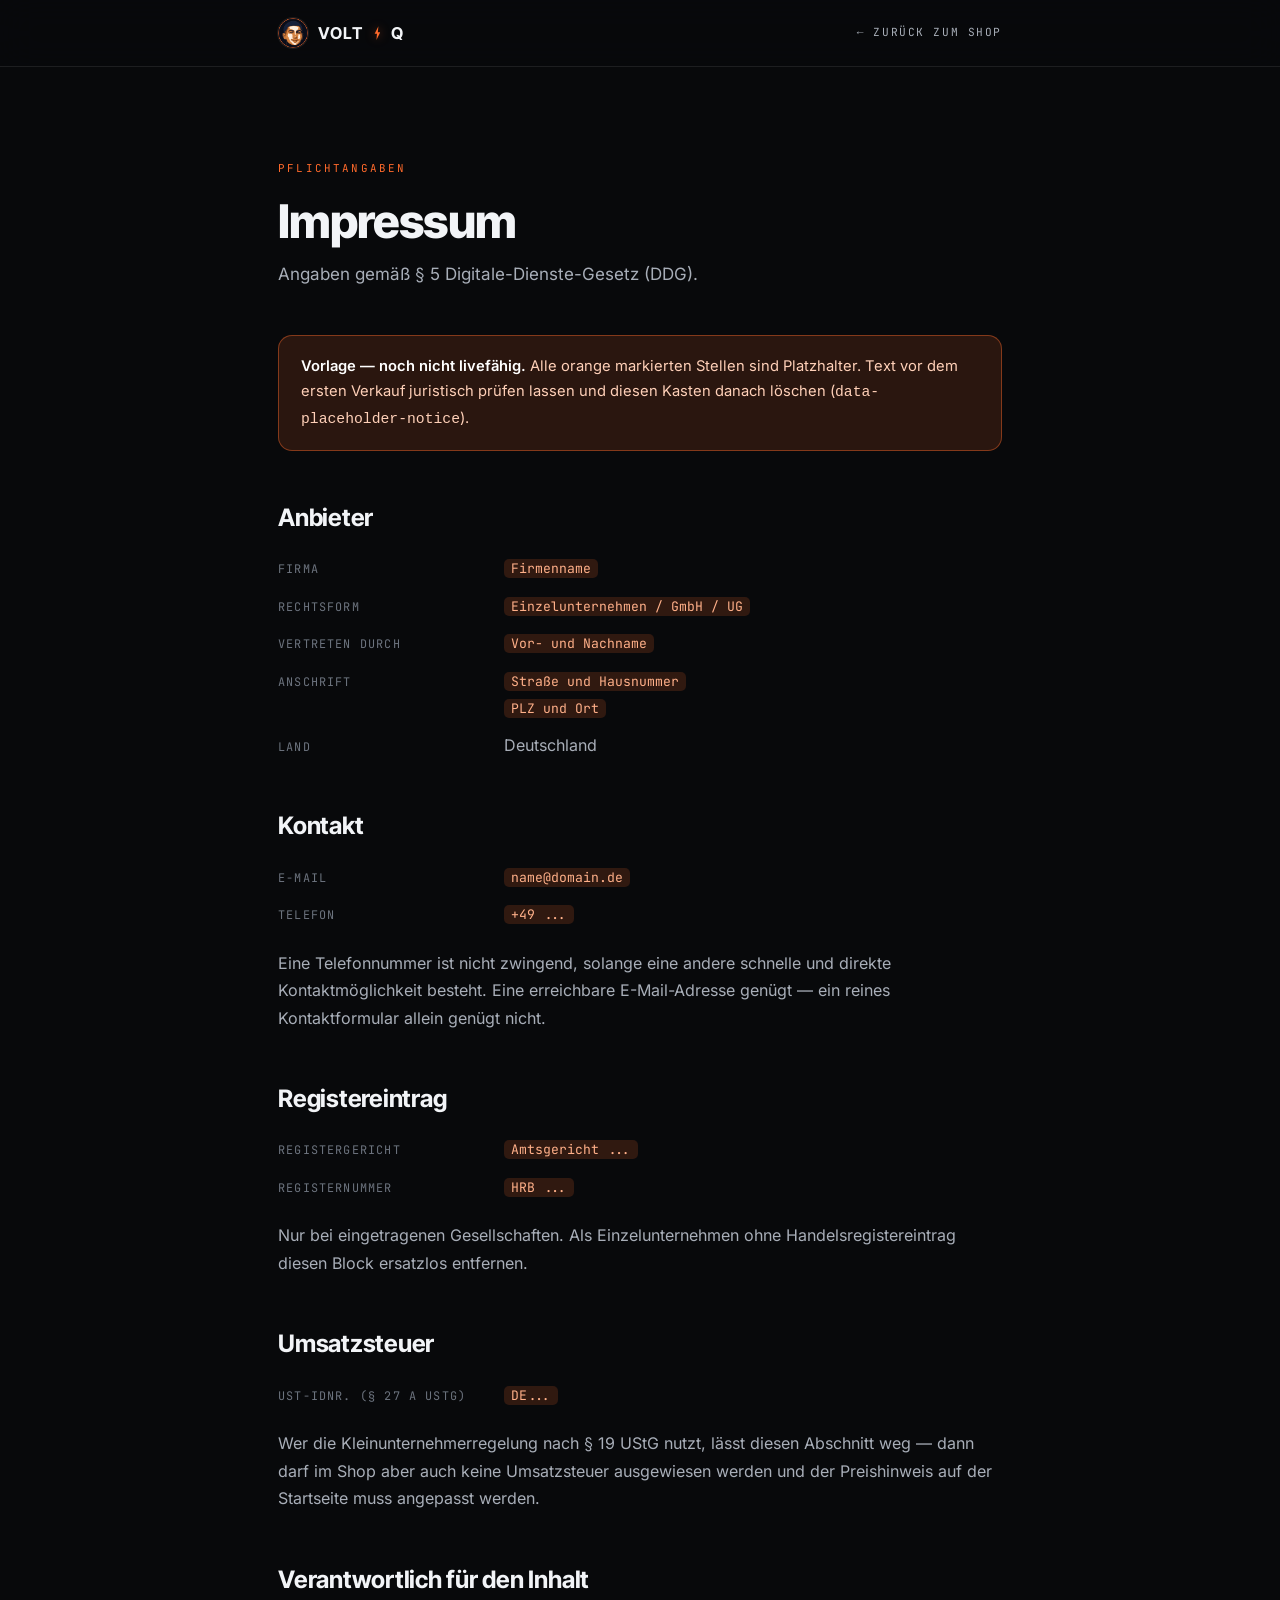
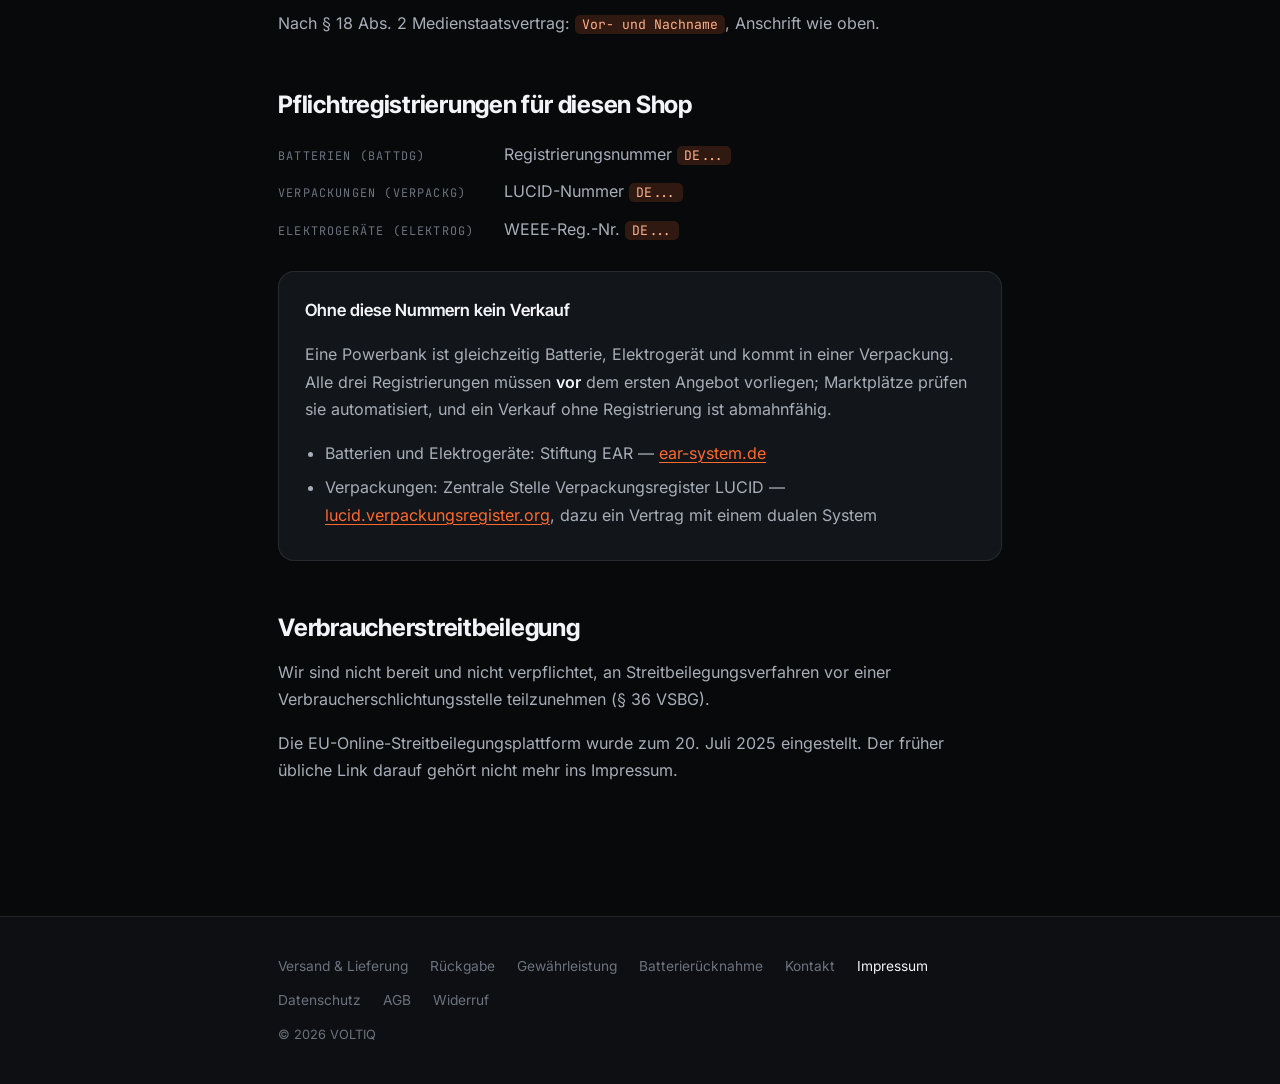
<file: impressum.html>
<!DOCTYPE html>
<html lang="de">
<head>
<meta charset="UTF-8">
<meta name="viewport" content="width=device-width, initial-scale=1.0">
<title>Impressum — VOLTIQ</title>
<meta name="description" content="Anbieterkennzeichnung nach § 5 DDG.">
<meta name="robots" content="noindex,follow">
<link rel="canonical" href="https://voltiq.de/impressum.html">
<meta name="theme-color" content="#08090B">
<link rel="icon" href="favicon.ico" sizes="32x32">
<link rel="icon" href="assets/favicon.svg" type="image/svg+xml">
<link rel="apple-touch-icon" href="assets/apple-touch-icon.png">
<link rel="stylesheet" href="assets/fonts/fonts.css">
<link rel="stylesheet" href="assets/page.css">
</head>
<body>

<header class="topbar">
  <div class="wrap">
    <a class="brand" href="index.html">
      <img src="assets/brand/voltiq-mark-96.png" alt="" width="96" height="96">VOLT<svg class="bolt" viewBox="0 0 12 24" aria-hidden="true"><path d="M7.7 0 1.1 13.2h4.1L4.3 24 10.9 10.5H6.7z"/></svg>Q
    </a>
    <a class="back" href="index.html">← Zurück zum Shop</a>
  </div>
</header>

<main>
  <div class="wrap">
    <p class="eyebrow">Pflichtangaben</p>
    <h1>Impressum</h1>
    <p class="lede">Angaben gemäß § 5 Digitale-Dienste-Gesetz (DDG).</p>
<div data-placeholder-notice>
  <p><strong>Vorlage — noch nicht livefähig.</strong> Alle orange markierten
  Stellen sind Platzhalter. Text vor dem ersten Verkauf juristisch prüfen lassen
  und diesen Kasten danach löschen (<code>data-placeholder-notice</code>).</p>
</div>

<h2>Anbieter</h2>
<dl class="kv">
  <dt>Firma</dt><dd><mark class="ph">Firmenname</mark></dd>
  <dt>Rechtsform</dt><dd><mark class="ph">Einzelunternehmen / GmbH / UG</mark></dd>
  <dt>Vertreten durch</dt><dd><mark class="ph">Vor- und Nachname</mark></dd>
  <dt>Anschrift</dt><dd><mark class="ph">Straße und Hausnummer</mark><br><mark class="ph">PLZ und Ort</mark></dd>
  <dt>Land</dt><dd>Deutschland</dd>
</dl>

<h2>Kontakt</h2>
<dl class="kv">
  <dt>E-Mail</dt><dd><mark class="ph">name@domain.de</mark></dd>
  <dt>Telefon</dt><dd><mark class="ph">+49 ...</mark></dd>
</dl>
<p>Eine Telefonnummer ist nicht zwingend, solange eine andere schnelle und
direkte Kontaktmöglichkeit besteht. Eine erreichbare E-Mail-Adresse genügt —
ein reines Kontaktformular allein genügt nicht.</p>

<h2>Registereintrag</h2>
<dl class="kv">
  <dt>Registergericht</dt><dd><mark class="ph">Amtsgericht ...</mark></dd>
  <dt>Registernummer</dt><dd><mark class="ph">HRB ...</mark></dd>
</dl>
<p>Nur bei eingetragenen Gesellschaften. Als Einzelunternehmen ohne
Handelsregistereintrag diesen Block ersatzlos entfernen.</p>

<h2>Umsatzsteuer</h2>
<dl class="kv">
  <dt>USt-IdNr. (§ 27 a UStG)</dt><dd><mark class="ph">DE...</mark></dd>
</dl>
<p>Wer die Kleinunternehmerregelung nach § 19 UStG nutzt, lässt diesen
Abschnitt weg — dann darf im Shop aber auch keine Umsatzsteuer ausgewiesen
werden und der Preishinweis auf der Startseite muss angepasst werden.</p>

<h2>Verantwortlich für den Inhalt</h2>
<p>Nach § 18 Abs. 2 Medienstaatsvertrag: <mark class="ph">Vor- und Nachname</mark>, Anschrift wie oben.</p>

<h2>Pflichtregistrierungen für diesen Shop</h2>
<dl class="kv">
  <dt>Batterien (BattDG)</dt><dd>Registrierungsnummer <mark class="ph">DE...</mark></dd>
  <dt>Verpackungen (VerpackG)</dt><dd>LUCID-Nummer <mark class="ph">DE...</mark></dd>
  <dt>Elektrogeräte (ElektroG)</dt><dd>WEEE-Reg.-Nr. <mark class="ph">DE...</mark></dd>
</dl>
<div class="box">
  <h3>Ohne diese Nummern kein Verkauf</h3>
  <p>Eine Powerbank ist gleichzeitig Batterie, Elektrogerät und kommt in einer
  Verpackung. Alle drei Registrierungen müssen <strong>vor</strong> dem ersten
  Angebot vorliegen; Marktplätze prüfen sie automatisiert, und ein Verkauf ohne
  Registrierung ist abmahnfähig.</p>
  <ul>
    <li>Batterien und Elektrogeräte: Stiftung EAR — <a href="https://www.ear-system.de" rel="noopener">ear-system.de</a></li>
    <li>Verpackungen: Zentrale Stelle Verpackungsregister LUCID — <a href="https://lucid.verpackungsregister.org" rel="noopener">lucid.verpackungsregister.org</a>, dazu ein Vertrag mit einem dualen System</li>
  </ul>
</div>

<h2>Verbraucherstreitbeilegung</h2>
<p>Wir sind nicht bereit und nicht verpflichtet, an Streitbeilegungsverfahren vor
einer Verbraucherschlichtungsstelle teilzunehmen (§ 36 VSBG).</p>
<p>Die EU-Online-Streitbeilegungsplattform wurde zum 20. Juli 2025 eingestellt.
Der früher übliche Link darauf gehört nicht mehr ins Impressum.</p>

  </div>
</main>

<footer>
  <div class="wrap">
    <nav><a href="versand.html">Versand &amp; Lieferung</a><a href="rueckgabe.html">Rückgabe</a><a href="garantie.html">Gewährleistung</a><a href="batterien.html">Batterierücknahme</a><a href="kontakt.html">Kontakt</a><span style="color:var(--text);font-size:.86rem;">Impressum</span><a href="datenschutz.html">Datenschutz</a><a href="agb.html">AGB</a><a href="widerruf.html">Widerruf</a></nav>
    <small>© 2026 VOLTIQ</small>
  </div>
</footer>

</body>
</html>
</file>
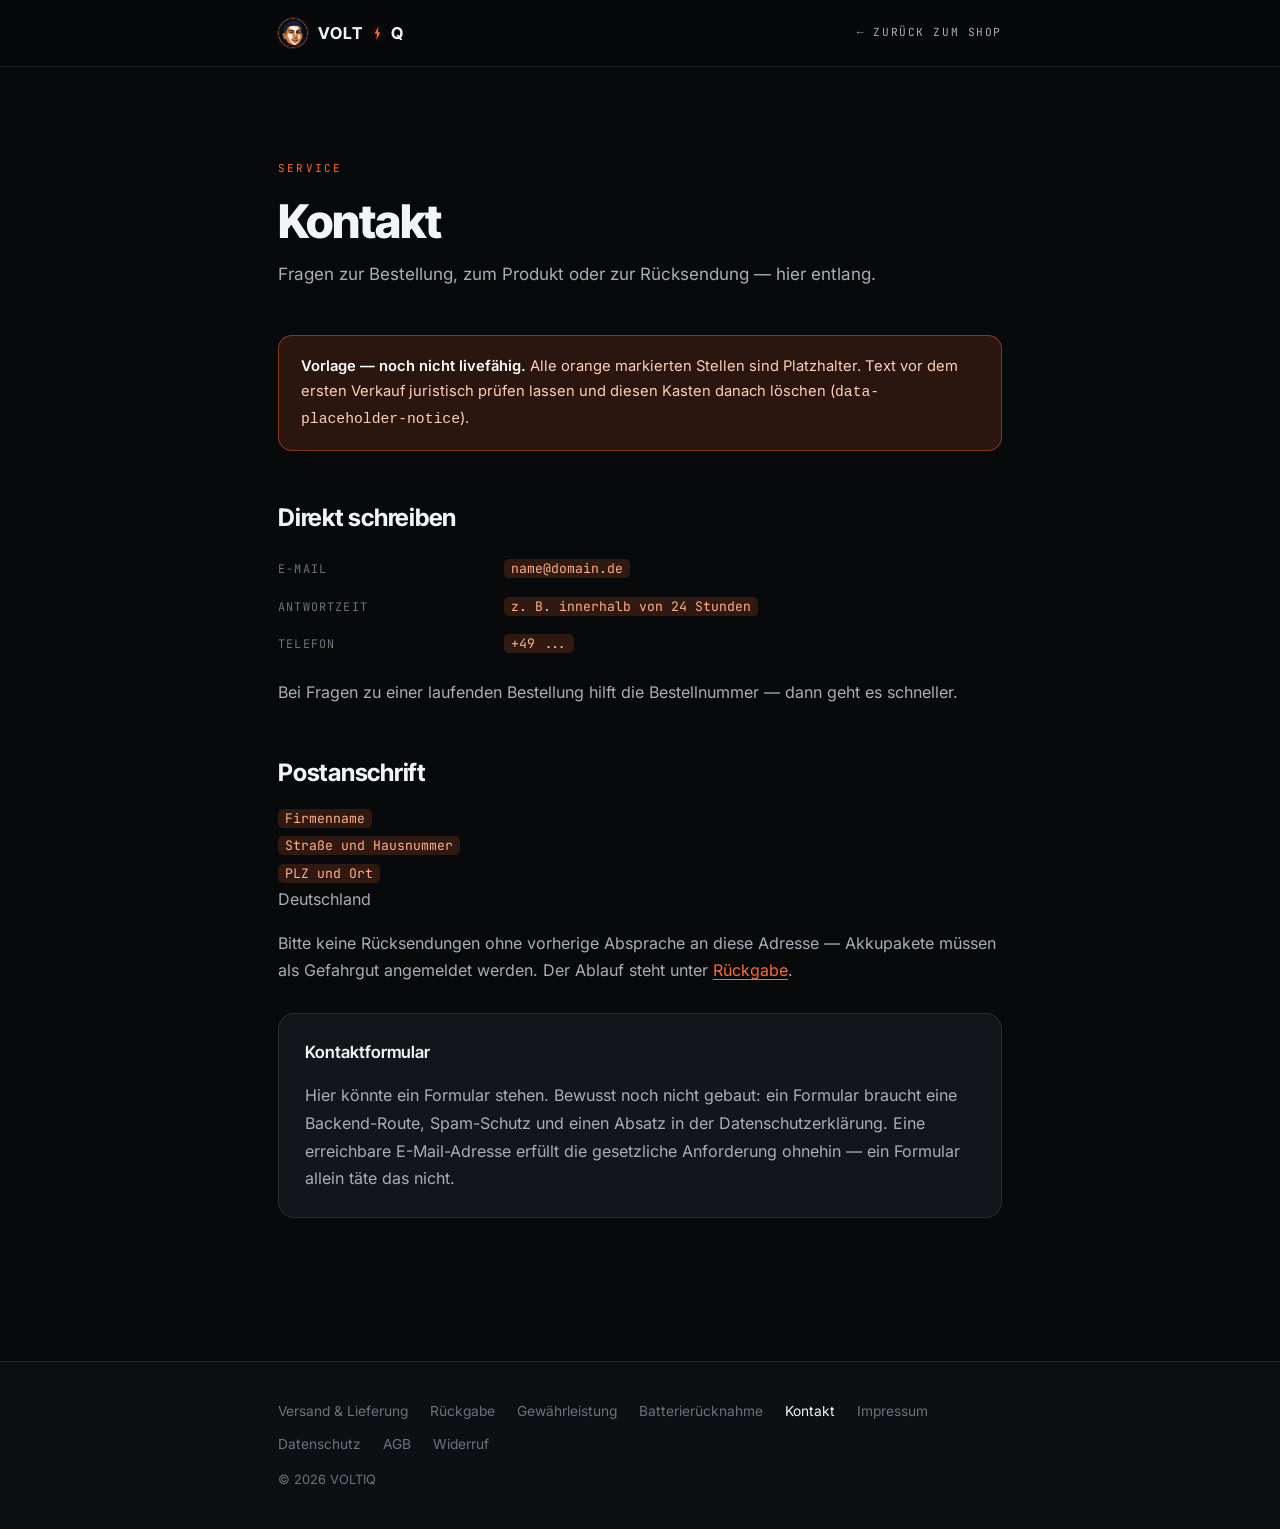
<file: kontakt.html>
<!DOCTYPE html>
<html lang="de">
<head>
<meta charset="UTF-8">
<meta name="viewport" content="width=device-width, initial-scale=1.0">
<title>Kontakt — VOLTIQ</title>
<meta name="description" content="So erreichen Sie VOLTIQ.">
<meta name="robots" content="index,follow">
<link rel="canonical" href="https://voltiq.de/kontakt.html">
<meta name="theme-color" content="#08090B">
<link rel="icon" href="favicon.ico" sizes="32x32">
<link rel="icon" href="assets/favicon.svg" type="image/svg+xml">
<link rel="apple-touch-icon" href="assets/apple-touch-icon.png">
<link rel="stylesheet" href="assets/fonts/fonts.css">
<link rel="stylesheet" href="assets/page.css">
</head>
<body>

<header class="topbar">
  <div class="wrap">
    <a class="brand" href="index.html">
      <img src="assets/brand/voltiq-mark-96.png" alt="" width="96" height="96">VOLT<svg class="bolt" viewBox="0 0 12 24" aria-hidden="true"><path d="M7.7 0 1.1 13.2h4.1L4.3 24 10.9 10.5H6.7z"/></svg>Q
    </a>
    <a class="back" href="index.html">← Zurück zum Shop</a>
  </div>
</header>

<main>
  <div class="wrap">
    <p class="eyebrow">Service</p>
    <h1>Kontakt</h1>
    <p class="lede">Fragen zur Bestellung, zum Produkt oder zur Rücksendung — hier entlang.</p>
<div data-placeholder-notice>
  <p><strong>Vorlage — noch nicht livefähig.</strong> Alle orange markierten
  Stellen sind Platzhalter. Text vor dem ersten Verkauf juristisch prüfen lassen
  und diesen Kasten danach löschen (<code>data-placeholder-notice</code>).</p>
</div>

<h2>Direkt schreiben</h2>
<dl class="kv">
  <dt>E-Mail</dt><dd><mark class="ph">name@domain.de</mark></dd>
  <dt>Antwortzeit</dt><dd><mark class="ph">z. B. innerhalb von 24 Stunden</mark></dd>
  <dt>Telefon</dt><dd><mark class="ph">+49 ...</mark></dd>
</dl>
<p>Bei Fragen zu einer laufenden Bestellung hilft die Bestellnummer — dann geht
es schneller.</p>

<h2>Postanschrift</h2>
<p><mark class="ph">Firmenname</mark><br><mark class="ph">Straße und Hausnummer</mark><br><mark class="ph">PLZ und Ort</mark><br>Deutschland</p>
<p>Bitte keine Rücksendungen ohne vorherige Absprache an diese Adresse —
Akkupakete müssen als Gefahrgut angemeldet werden. Der Ablauf steht unter
<a href="rueckgabe.html">Rückgabe</a>.</p>

<div class="box">
  <h3>Kontaktformular</h3>
  <p>Hier könnte ein Formular stehen. Bewusst noch nicht gebaut: ein Formular
  braucht eine Backend-Route, Spam-Schutz und einen Absatz in der
  Datenschutzerklärung. Eine erreichbare E-Mail-Adresse erfüllt die gesetzliche
  Anforderung ohnehin — ein Formular allein täte das nicht.</p>
</div>

  </div>
</main>

<footer>
  <div class="wrap">
    <nav><a href="versand.html">Versand &amp; Lieferung</a><a href="rueckgabe.html">Rückgabe</a><a href="garantie.html">Gewährleistung</a><a href="batterien.html">Batterierücknahme</a><span style="color:var(--text);font-size:.86rem;">Kontakt</span><a href="impressum.html">Impressum</a><a href="datenschutz.html">Datenschutz</a><a href="agb.html">AGB</a><a href="widerruf.html">Widerruf</a></nav>
    <small>© 2026 VOLTIQ</small>
  </div>
</footer>

</body>
</html>
</file>
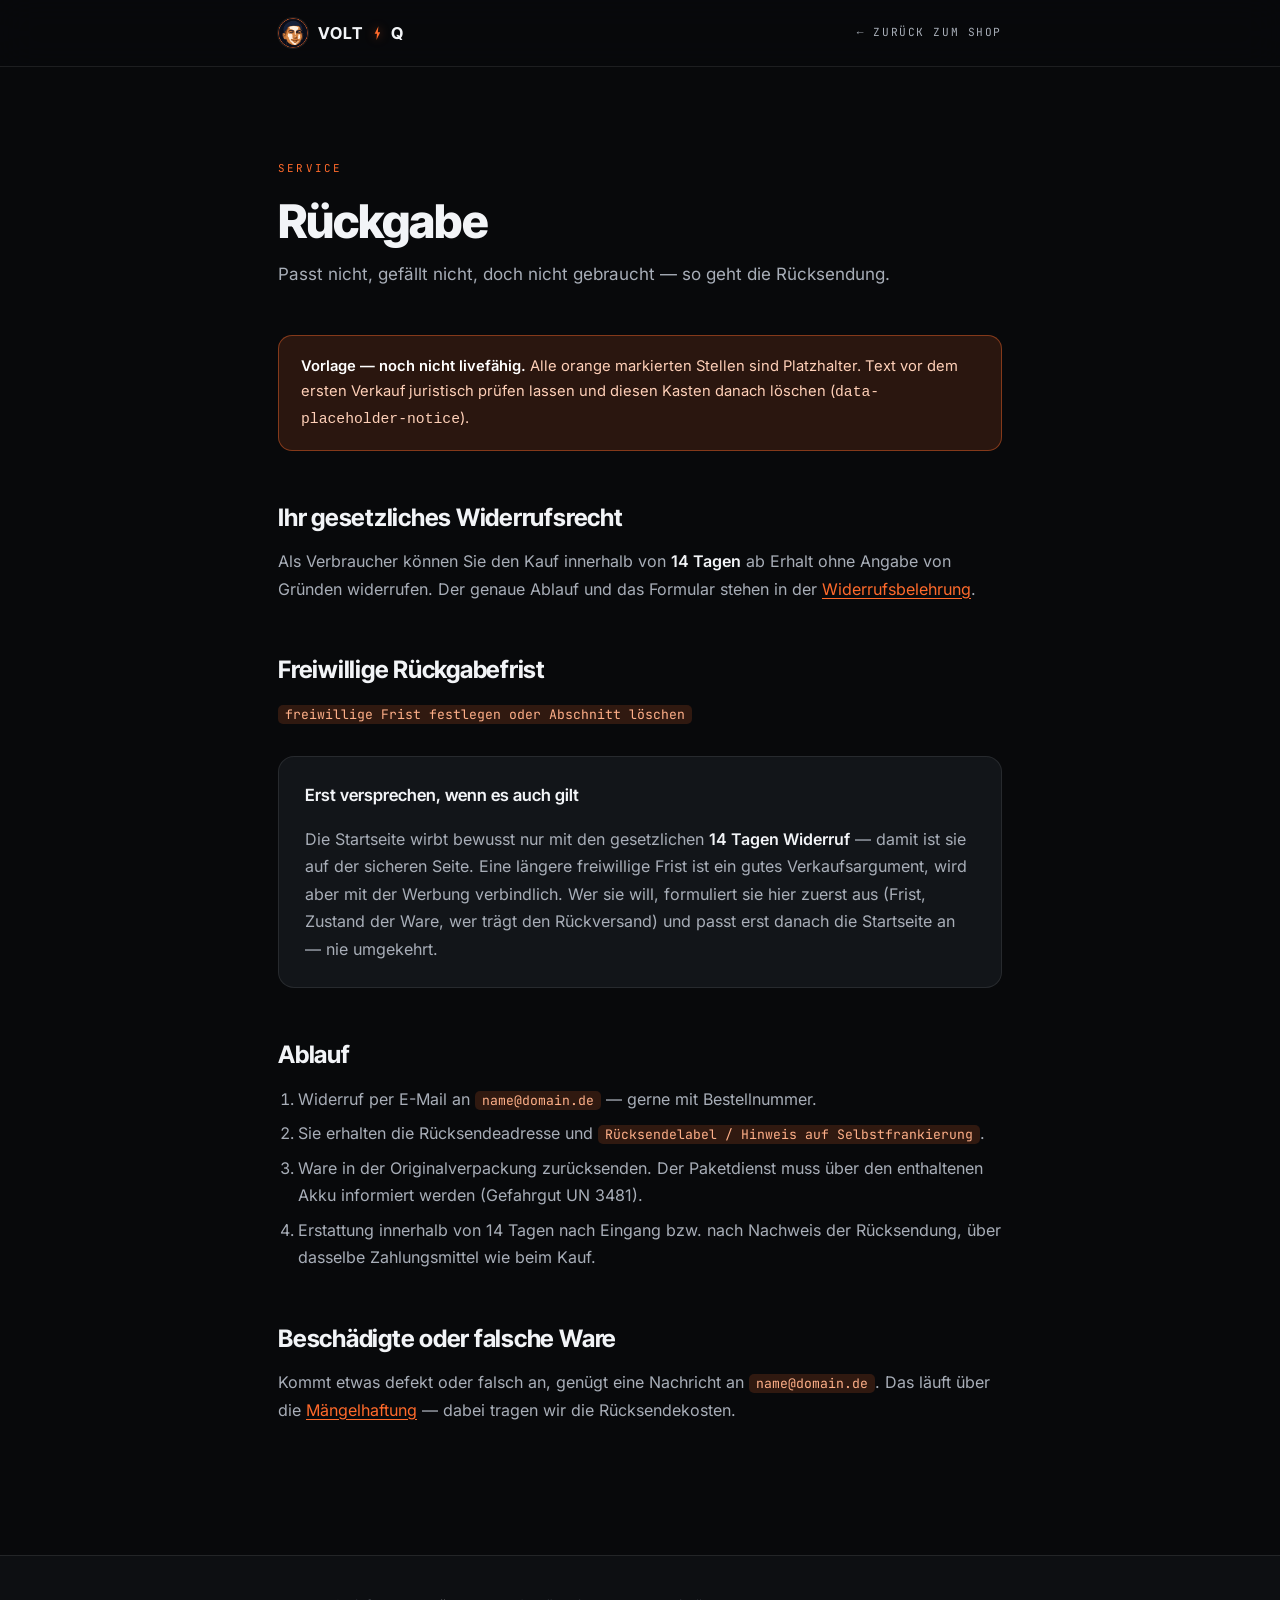
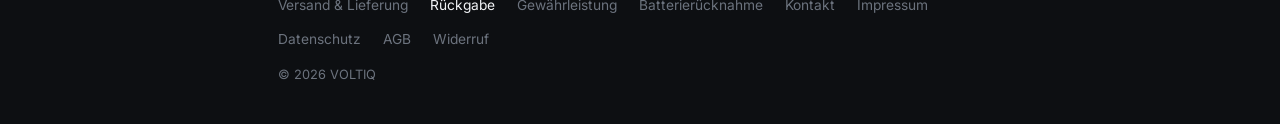
<file: rueckgabe.html>
<!DOCTYPE html>
<html lang="de">
<head>
<meta charset="UTF-8">
<meta name="viewport" content="width=device-width, initial-scale=1.0">
<title>Rückgabe — VOLTIQ</title>
<meta name="description" content="So senden Sie eine VOLTIQ Bestellung zurück.">
<meta name="robots" content="index,follow">
<link rel="canonical" href="https://voltiq.de/rueckgabe.html">
<meta name="theme-color" content="#08090B">
<link rel="icon" href="favicon.ico" sizes="32x32">
<link rel="icon" href="assets/favicon.svg" type="image/svg+xml">
<link rel="apple-touch-icon" href="assets/apple-touch-icon.png">
<link rel="stylesheet" href="assets/fonts/fonts.css">
<link rel="stylesheet" href="assets/page.css">
</head>
<body>

<header class="topbar">
  <div class="wrap">
    <a class="brand" href="index.html">
      <img src="assets/brand/voltiq-mark-96.png" alt="" width="96" height="96">VOLT<svg class="bolt" viewBox="0 0 12 24" aria-hidden="true"><path d="M7.7 0 1.1 13.2h4.1L4.3 24 10.9 10.5H6.7z"/></svg>Q
    </a>
    <a class="back" href="index.html">← Zurück zum Shop</a>
  </div>
</header>

<main>
  <div class="wrap">
    <p class="eyebrow">Service</p>
    <h1>Rückgabe</h1>
    <p class="lede">Passt nicht, gefällt nicht, doch nicht gebraucht — so geht die Rücksendung.</p>
<div data-placeholder-notice>
  <p><strong>Vorlage — noch nicht livefähig.</strong> Alle orange markierten
  Stellen sind Platzhalter. Text vor dem ersten Verkauf juristisch prüfen lassen
  und diesen Kasten danach löschen (<code>data-placeholder-notice</code>).</p>
</div>

<h2>Ihr gesetzliches Widerrufsrecht</h2>
<p>Als Verbraucher können Sie den Kauf innerhalb von <strong>14 Tagen</strong>
ab Erhalt ohne Angabe von Gründen widerrufen. Der genaue Ablauf und das
Formular stehen in der <a href="widerruf.html">Widerrufsbelehrung</a>.</p>

<h2>Freiwillige Rückgabefrist</h2>
<p><mark class="ph">freiwillige Frist festlegen oder Abschnitt löschen</mark></p>
<div class="box">
  <h3>Erst versprechen, wenn es auch gilt</h3>
  <p>Die Startseite wirbt bewusst nur mit den gesetzlichen
  <strong>14 Tagen Widerruf</strong> — damit ist sie auf der sicheren Seite.
  Eine längere freiwillige Frist ist ein gutes Verkaufsargument, wird aber mit
  der Werbung verbindlich. Wer sie will, formuliert sie hier zuerst aus
  (Frist, Zustand der Ware, wer trägt den Rückversand) und passt erst danach
  die Startseite an — nie umgekehrt.</p>
</div>

<h2>Ablauf</h2>
<ol>
  <li>Widerruf per E-Mail an <mark class="ph">name@domain.de</mark> — gerne mit Bestellnummer.</li>
  <li>Sie erhalten die Rücksendeadresse und <mark class="ph">Rücksendelabel / Hinweis auf Selbstfrankierung</mark>.</li>
  <li>Ware in der Originalverpackung zurücksenden. Der Paketdienst muss über
      den enthaltenen Akku informiert werden (Gefahrgut UN 3481).</li>
  <li>Erstattung innerhalb von 14 Tagen nach Eingang bzw. nach Nachweis der
      Rücksendung, über dasselbe Zahlungsmittel wie beim Kauf.</li>
</ol>

<h2>Beschädigte oder falsche Ware</h2>
<p>Kommt etwas defekt oder falsch an, genügt eine Nachricht an <mark class="ph">name@domain.de</mark>. Das
läuft über die <a href="garantie.html">Mängelhaftung</a> — dabei tragen wir
die Rücksendekosten.</p>

  </div>
</main>

<footer>
  <div class="wrap">
    <nav><a href="versand.html">Versand &amp; Lieferung</a><span style="color:var(--text);font-size:.86rem;">Rückgabe</span><a href="garantie.html">Gewährleistung</a><a href="batterien.html">Batterierücknahme</a><a href="kontakt.html">Kontakt</a><a href="impressum.html">Impressum</a><a href="datenschutz.html">Datenschutz</a><a href="agb.html">AGB</a><a href="widerruf.html">Widerruf</a></nav>
    <small>© 2026 VOLTIQ</small>
  </div>
</footer>

</body>
</html>
</file>
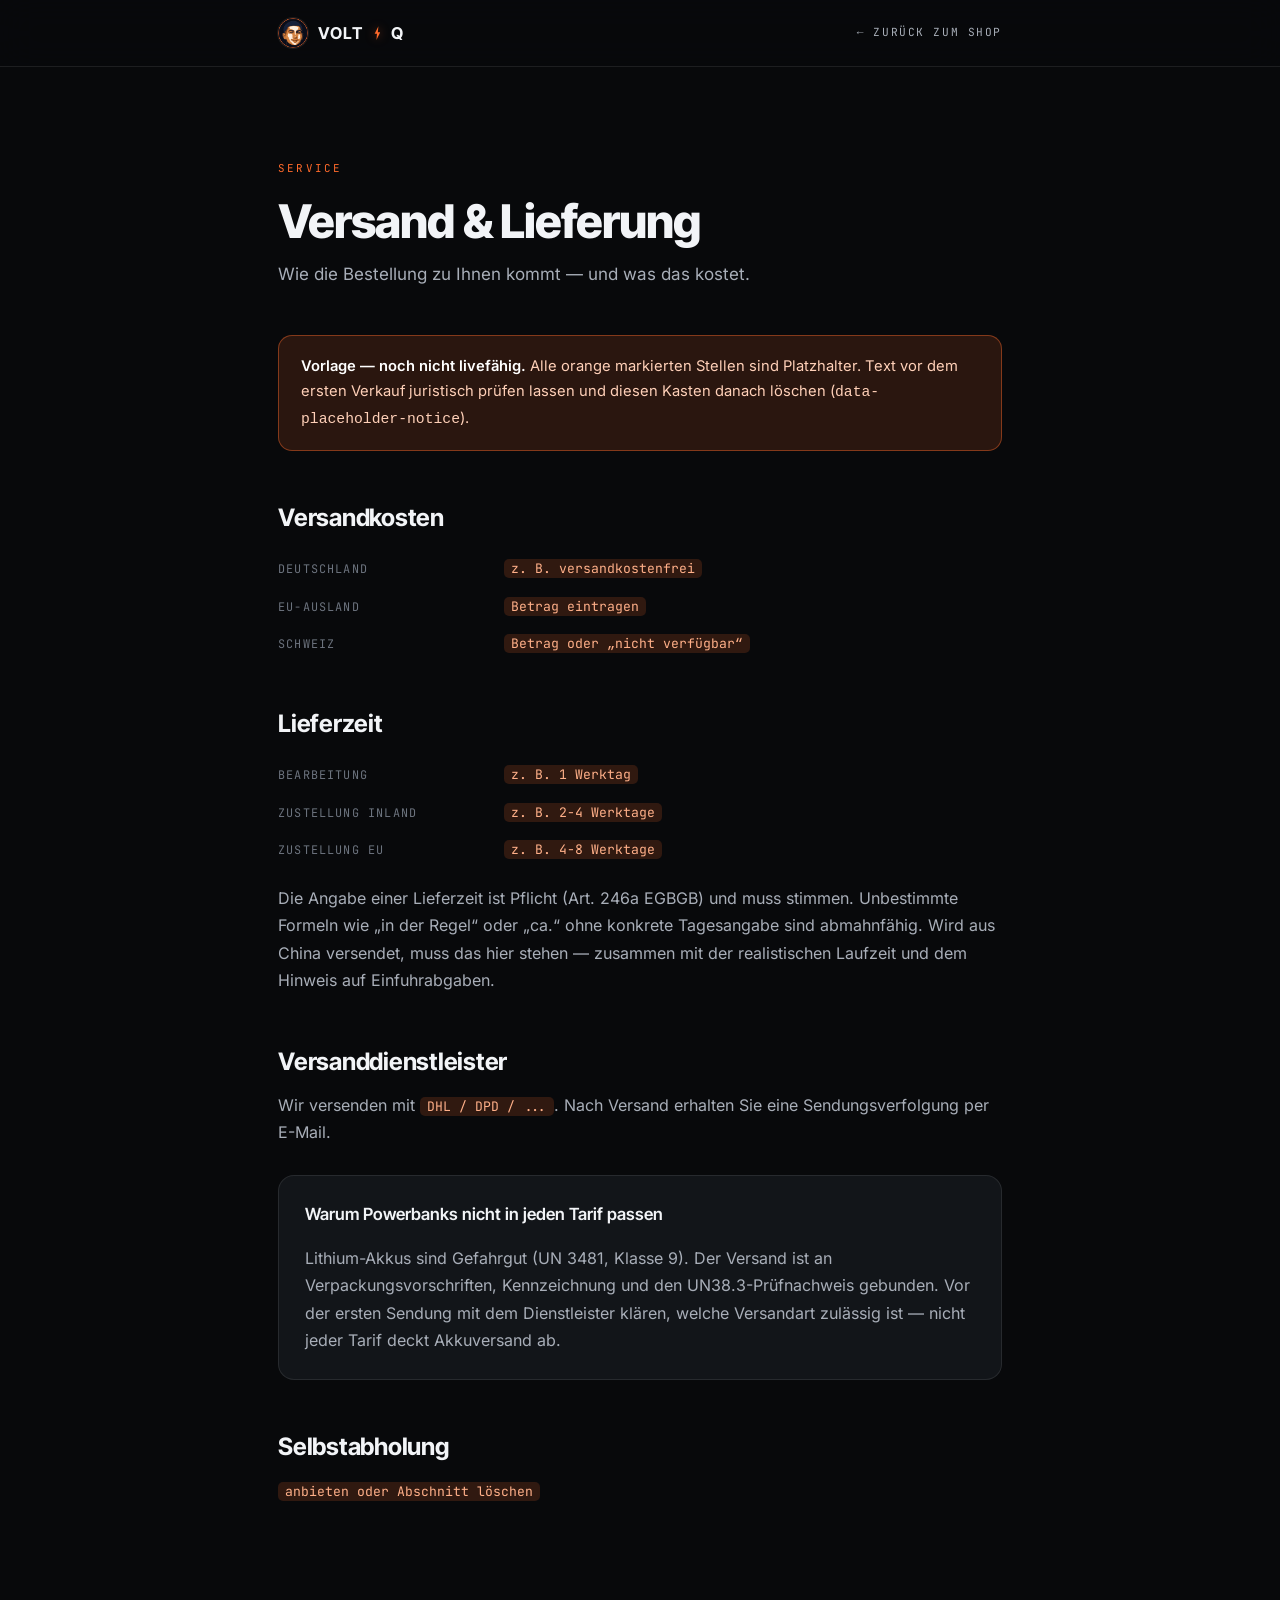
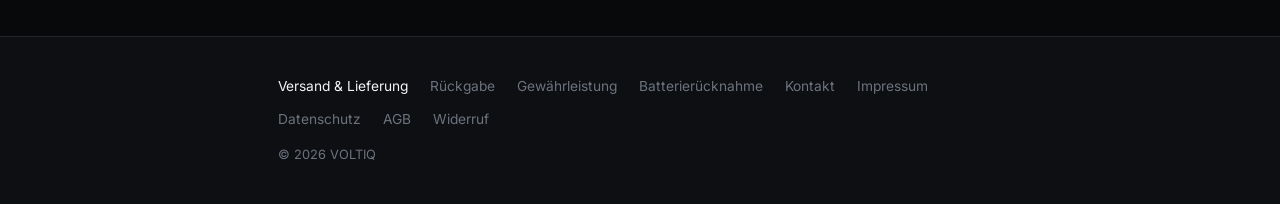
<file: versand.html>
<!DOCTYPE html>
<html lang="de">
<head>
<meta charset="UTF-8">
<meta name="viewport" content="width=device-width, initial-scale=1.0">
<title>Versand &amp; Lieferung — VOLTIQ</title>
<meta name="description" content="Versandkosten, Lieferzeiten und Versandgebiete für VOLTIQ Bestellungen.">
<meta name="robots" content="index,follow">
<link rel="canonical" href="https://voltiq.de/versand.html">
<meta name="theme-color" content="#08090B">
<link rel="icon" href="favicon.ico" sizes="32x32">
<link rel="icon" href="assets/favicon.svg" type="image/svg+xml">
<link rel="apple-touch-icon" href="assets/apple-touch-icon.png">
<link rel="stylesheet" href="assets/fonts/fonts.css">
<link rel="stylesheet" href="assets/page.css">
</head>
<body>

<header class="topbar">
  <div class="wrap">
    <a class="brand" href="index.html">
      <img src="assets/brand/voltiq-mark-96.png" alt="" width="96" height="96">VOLT<svg class="bolt" viewBox="0 0 12 24" aria-hidden="true"><path d="M7.7 0 1.1 13.2h4.1L4.3 24 10.9 10.5H6.7z"/></svg>Q
    </a>
    <a class="back" href="index.html">← Zurück zum Shop</a>
  </div>
</header>

<main>
  <div class="wrap">
    <p class="eyebrow">Service</p>
    <h1>Versand &amp; Lieferung</h1>
    <p class="lede">Wie die Bestellung zu Ihnen kommt — und was das kostet.</p>
<div data-placeholder-notice>
  <p><strong>Vorlage — noch nicht livefähig.</strong> Alle orange markierten
  Stellen sind Platzhalter. Text vor dem ersten Verkauf juristisch prüfen lassen
  und diesen Kasten danach löschen (<code>data-placeholder-notice</code>).</p>
</div>

<h2>Versandkosten</h2>
<dl class="kv">
  <dt>Deutschland</dt><dd><mark class="ph">z. B. versandkostenfrei</mark></dd>
  <dt>EU-Ausland</dt><dd><mark class="ph">Betrag eintragen</mark></dd>
  <dt>Schweiz</dt><dd><mark class="ph">Betrag oder „nicht verfügbar“</mark></dd>
</dl>

<h2>Lieferzeit</h2>
<dl class="kv">
  <dt>Bearbeitung</dt><dd><mark class="ph">z. B. 1 Werktag</mark></dd>
  <dt>Zustellung Inland</dt><dd><mark class="ph">z. B. 2-4 Werktage</mark></dd>
  <dt>Zustellung EU</dt><dd><mark class="ph">z. B. 4-8 Werktage</mark></dd>
</dl>
<p>Die Angabe einer Lieferzeit ist Pflicht (Art. 246a EGBGB) und muss stimmen.
Unbestimmte Formeln wie „in der Regel“ oder „ca.“ ohne konkrete Tagesangabe
sind abmahnfähig. Wird aus China versendet, muss das hier stehen — zusammen
mit der realistischen Laufzeit und dem Hinweis auf Einfuhrabgaben.</p>

<h2>Versanddienstleister</h2>
<p>Wir versenden mit <mark class="ph">DHL / DPD / ...</mark>. Nach Versand erhalten Sie eine
Sendungsverfolgung per E-Mail.</p>

<div class="box">
  <h3>Warum Powerbanks nicht in jeden Tarif passen</h3>
  <p>Lithium-Akkus sind Gefahrgut (UN 3481, Klasse 9). Der Versand ist an
  Verpackungsvorschriften, Kennzeichnung und den UN38.3-Prüfnachweis gebunden.
  Vor der ersten Sendung mit dem Dienstleister klären, welche Versandart
  zulässig ist — nicht jeder Tarif deckt Akkuversand ab.</p>
</div>

<h2>Selbstabholung</h2>
<p><mark class="ph">anbieten oder Abschnitt löschen</mark></p>

  </div>
</main>

<footer>
  <div class="wrap">
    <nav><span style="color:var(--text);font-size:.86rem;">Versand &amp; Lieferung</span><a href="rueckgabe.html">Rückgabe</a><a href="garantie.html">Gewährleistung</a><a href="batterien.html">Batterierücknahme</a><a href="kontakt.html">Kontakt</a><a href="impressum.html">Impressum</a><a href="datenschutz.html">Datenschutz</a><a href="agb.html">AGB</a><a href="widerruf.html">Widerruf</a></nav>
    <small>© 2026 VOLTIQ</small>
  </div>
</footer>

</body>
</html>
</file>
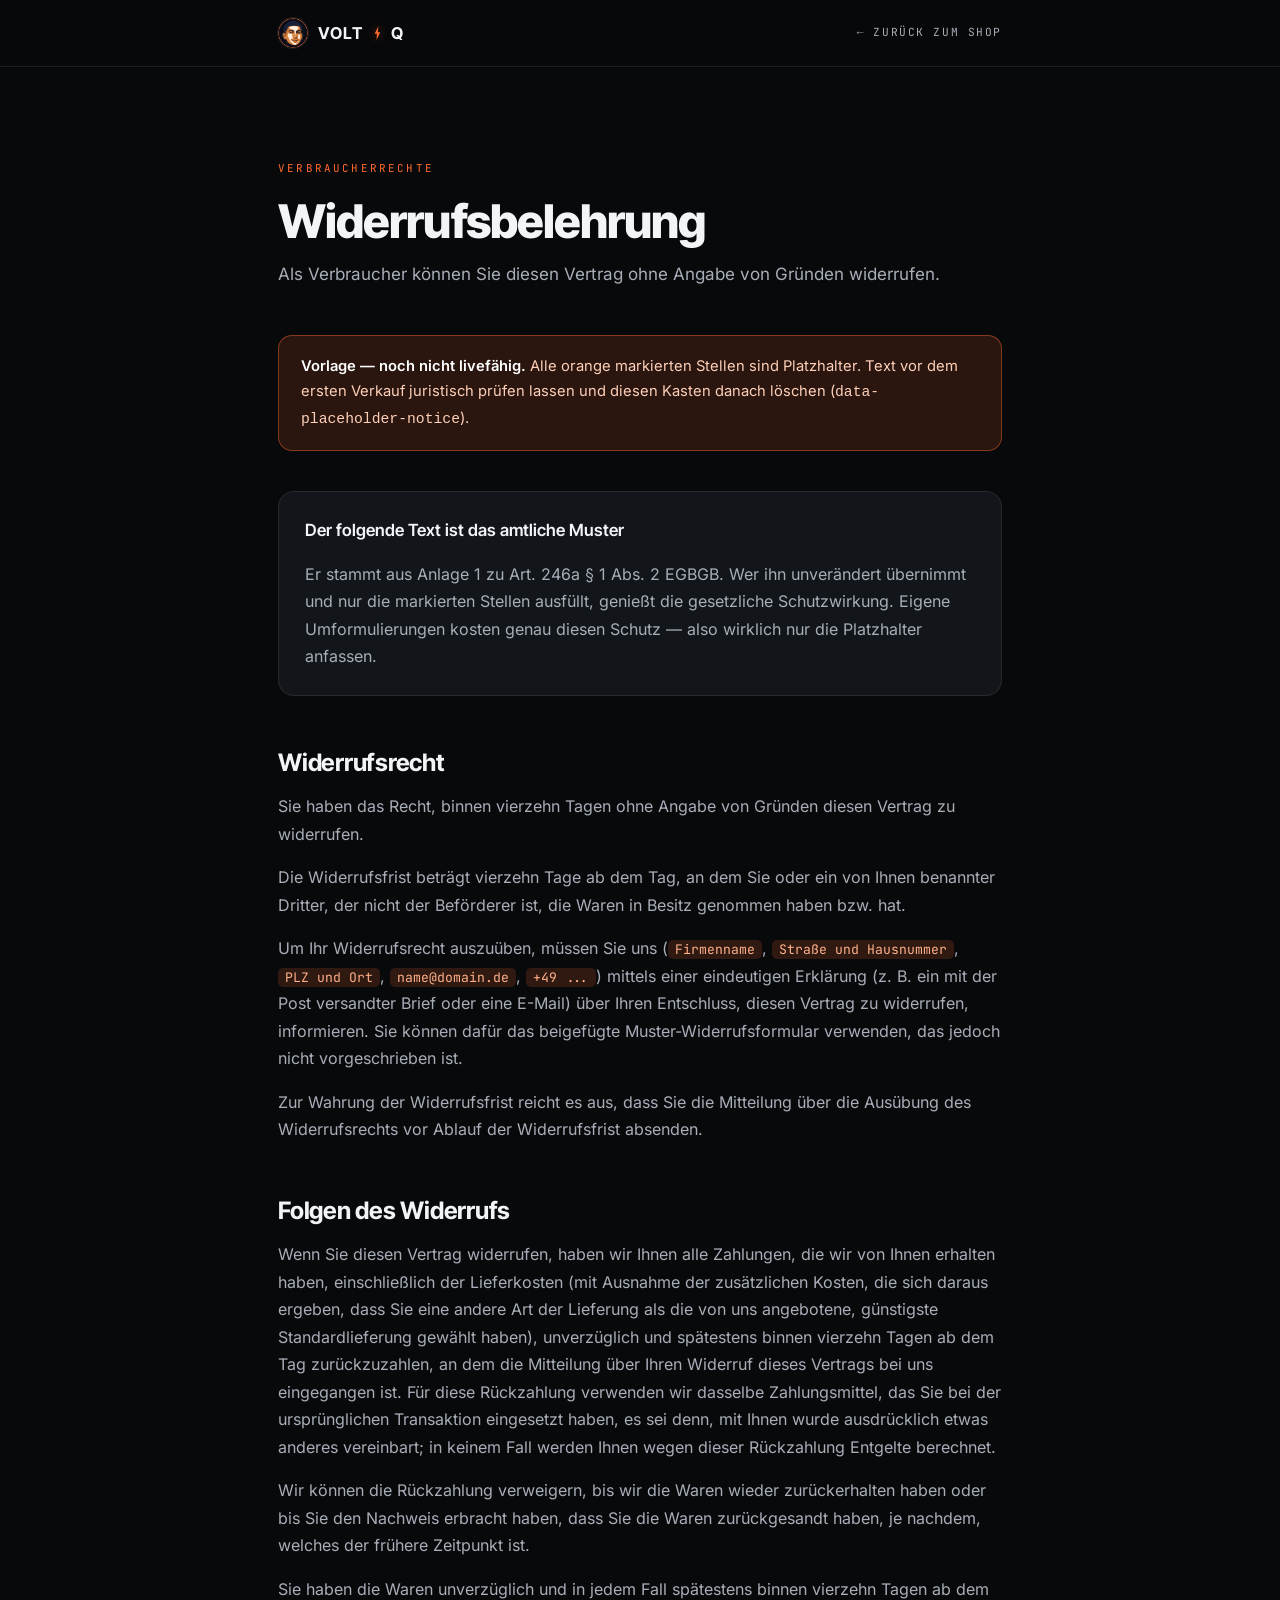
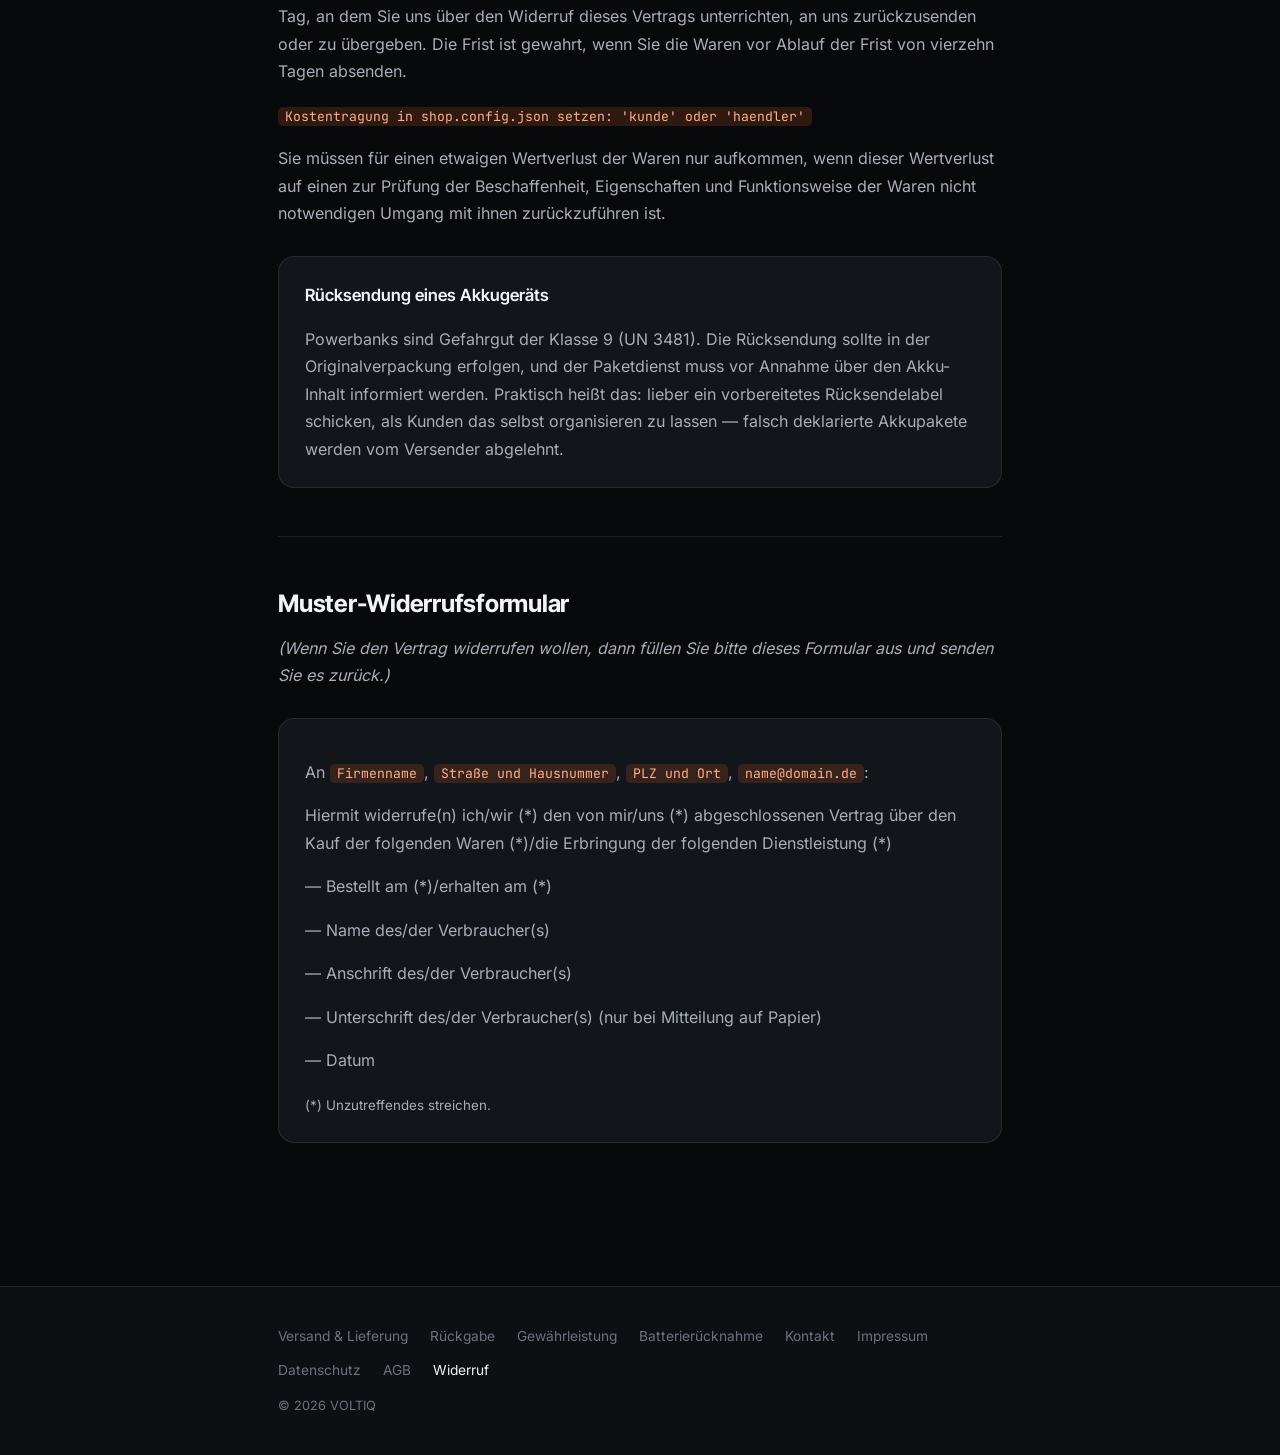
<file: widerruf.html>
<!DOCTYPE html>
<html lang="de">
<head>
<meta charset="UTF-8">
<meta name="viewport" content="width=device-width, initial-scale=1.0">
<title>Widerrufsbelehrung — VOLTIQ</title>
<meta name="description" content="Widerrufsrecht und Muster-Widerrufsformular.">
<meta name="robots" content="noindex,follow">
<link rel="canonical" href="https://voltiq.de/widerruf.html">
<meta name="theme-color" content="#08090B">
<link rel="icon" href="favicon.ico" sizes="32x32">
<link rel="icon" href="assets/favicon.svg" type="image/svg+xml">
<link rel="apple-touch-icon" href="assets/apple-touch-icon.png">
<link rel="stylesheet" href="assets/fonts/fonts.css">
<link rel="stylesheet" href="assets/page.css">
</head>
<body>

<header class="topbar">
  <div class="wrap">
    <a class="brand" href="index.html">
      <img src="assets/brand/voltiq-mark-96.png" alt="" width="96" height="96">VOLT<svg class="bolt" viewBox="0 0 12 24" aria-hidden="true"><path d="M7.7 0 1.1 13.2h4.1L4.3 24 10.9 10.5H6.7z"/></svg>Q
    </a>
    <a class="back" href="index.html">← Zurück zum Shop</a>
  </div>
</header>

<main>
  <div class="wrap">
    <p class="eyebrow">Verbraucherrechte</p>
    <h1>Widerrufsbelehrung</h1>
    <p class="lede">Als Verbraucher können Sie diesen Vertrag ohne Angabe von Gründen widerrufen.</p>
<div data-placeholder-notice>
  <p><strong>Vorlage — noch nicht livefähig.</strong> Alle orange markierten
  Stellen sind Platzhalter. Text vor dem ersten Verkauf juristisch prüfen lassen
  und diesen Kasten danach löschen (<code>data-placeholder-notice</code>).</p>
</div>

<div class="box">
  <h3>Der folgende Text ist das amtliche Muster</h3>
  <p>Er stammt aus Anlage 1 zu Art. 246a § 1 Abs. 2 EGBGB. Wer ihn unverändert
  übernimmt und nur die markierten Stellen ausfüllt, genießt die gesetzliche
  Schutzwirkung. Eigene Umformulierungen kosten genau diesen Schutz — also
  wirklich nur die Platzhalter anfassen.</p>
</div>

<h2>Widerrufsrecht</h2>
<p>Sie haben das Recht, binnen vierzehn Tagen ohne Angabe von Gründen diesen
Vertrag zu widerrufen.</p>
<p>Die Widerrufsfrist beträgt vierzehn Tage ab dem Tag, an dem Sie oder ein von
Ihnen benannter Dritter, der nicht der Beförderer ist, die Waren in Besitz
genommen haben bzw. hat.</p>
<p>Um Ihr Widerrufsrecht auszuüben, müssen Sie uns (<mark class="ph">Firmenname</mark>, <mark class="ph">Straße und Hausnummer</mark>,
<mark class="ph">PLZ und Ort</mark>, <mark class="ph">name@domain.de</mark>, <mark class="ph">+49 ...</mark>) mittels einer eindeutigen Erklärung (z. B. ein mit der
Post versandter Brief oder eine E-Mail) über Ihren Entschluss, diesen Vertrag zu
widerrufen, informieren. Sie können dafür das beigefügte
Muster-Widerrufsformular verwenden, das jedoch nicht vorgeschrieben ist.</p>
<p>Zur Wahrung der Widerrufsfrist reicht es aus, dass Sie die Mitteilung über
die Ausübung des Widerrufsrechts vor Ablauf der Widerrufsfrist absenden.</p>

<h2>Folgen des Widerrufs</h2>
<p>Wenn Sie diesen Vertrag widerrufen, haben wir Ihnen alle Zahlungen, die wir
von Ihnen erhalten haben, einschließlich der Lieferkosten (mit Ausnahme der
zusätzlichen Kosten, die sich daraus ergeben, dass Sie eine andere Art der
Lieferung als die von uns angebotene, günstigste Standardlieferung gewählt
haben), unverzüglich und spätestens binnen vierzehn Tagen ab dem Tag
zurückzuzahlen, an dem die Mitteilung über Ihren Widerruf dieses Vertrags bei
uns eingegangen ist. Für diese Rückzahlung verwenden wir dasselbe
Zahlungsmittel, das Sie bei der ursprünglichen Transaktion eingesetzt haben, es
sei denn, mit Ihnen wurde ausdrücklich etwas anderes vereinbart; in keinem Fall
werden Ihnen wegen dieser Rückzahlung Entgelte berechnet.</p>
<p>Wir können die Rückzahlung verweigern, bis wir die Waren wieder
zurückerhalten haben oder bis Sie den Nachweis erbracht haben, dass Sie die
Waren zurückgesandt haben, je nachdem, welches der frühere Zeitpunkt ist.</p>
<p>Sie haben die Waren unverzüglich und in jedem Fall spätestens binnen
vierzehn Tagen ab dem Tag, an dem Sie uns über den Widerruf dieses Vertrags
unterrichten, an uns zurückzusenden oder zu übergeben. Die Frist ist gewahrt,
wenn Sie die Waren vor Ablauf der Frist von vierzehn Tagen absenden.</p>
<p><mark class="ph">Kostentragung in shop.config.json setzen: 'kunde' oder 'haendler'</mark></p>
<p>Sie müssen für einen etwaigen Wertverlust der Waren nur aufkommen, wenn
dieser Wertverlust auf einen zur Prüfung der Beschaffenheit, Eigenschaften und
Funktionsweise der Waren nicht notwendigen Umgang mit ihnen zurückzuführen
ist.</p>

<div class="box">
  <h3>Rücksendung eines Akkugeräts</h3>
  <p>Powerbanks sind Gefahrgut der Klasse 9 (UN 3481). Die Rücksendung sollte in
  der Originalverpackung erfolgen, und der Paketdienst muss vor Annahme über den
  Akku-Inhalt informiert werden. Praktisch heißt das: lieber ein vorbereitetes
  Rücksendelabel schicken, als Kunden das selbst organisieren zu lassen —
  falsch deklarierte Akkupakete werden vom Versender abgelehnt.</p>
</div>

<hr>

<h2>Muster-Widerrufsformular</h2>
<p><em>(Wenn Sie den Vertrag widerrufen wollen, dann füllen Sie bitte dieses
Formular aus und senden Sie es zurück.)</em></p>

<div class="box">
  <p>An <mark class="ph">Firmenname</mark>, <mark class="ph">Straße und Hausnummer</mark>, <mark class="ph">PLZ und Ort</mark>, <mark class="ph">name@domain.de</mark>:</p>
  <p>Hiermit widerrufe(n) ich/wir (*) den von mir/uns (*) abgeschlossenen Vertrag
  über den Kauf der folgenden Waren (*)/die Erbringung der folgenden
  Dienstleistung (*)</p>
  <p>— Bestellt am (*)/erhalten am (*)</p>
  <p>— Name des/der Verbraucher(s)</p>
  <p>— Anschrift des/der Verbraucher(s)</p>
  <p>— Unterschrift des/der Verbraucher(s) (nur bei Mitteilung auf Papier)</p>
  <p>— Datum</p>
  <p><small>(*) Unzutreffendes streichen.</small></p>
</div>

  </div>
</main>

<footer>
  <div class="wrap">
    <nav><a href="versand.html">Versand &amp; Lieferung</a><a href="rueckgabe.html">Rückgabe</a><a href="garantie.html">Gewährleistung</a><a href="batterien.html">Batterierücknahme</a><a href="kontakt.html">Kontakt</a><a href="impressum.html">Impressum</a><a href="datenschutz.html">Datenschutz</a><a href="agb.html">AGB</a><span style="color:var(--text);font-size:.86rem;">Widerruf</span></nav>
    <small>© 2026 VOLTIQ</small>
  </div>
</footer>

</body>
</html>
</file>
<file: assets/fonts/fonts.css>
/* Lokal eingebundene Schriften - erzeugt von scripts/fetch-fonts.py.
   Nicht von Hand bearbeiten; Skript erneut laufen lassen.
   Lizenz: SIL Open Font License 1.1 (Inter, Inter Tight, JetBrains Mono). */

/* cyrillic-ext */
@font-face {
  font-family: 'Inter';
  font-style: normal;
  font-weight: 400;
  font-display: swap;
  src: url(UcC73FwrK3iLTeHuS_nVMrMxCp50SjIa2JL7SUc.woff2) format('woff2');
  unicode-range: U+0460-052F, U+1C80-1C8A, U+20B4, U+2DE0-2DFF, U+A640-A69F, U+FE2E-FE2F;
}
/* cyrillic */
@font-face {
  font-family: 'Inter';
  font-style: normal;
  font-weight: 400;
  font-display: swap;
  src: url(UcC73FwrK3iLTeHuS_nVMrMxCp50SjIa0ZL7SUc.woff2) format('woff2');
  unicode-range: U+0301, U+0400-045F, U+0490-0491, U+04B0-04B1, U+2116;
}
/* greek-ext */
@font-face {
  font-family: 'Inter';
  font-style: normal;
  font-weight: 400;
  font-display: swap;
  src: url(UcC73FwrK3iLTeHuS_nVMrMxCp50SjIa2ZL7SUc.woff2) format('woff2');
  unicode-range: U+1F00-1FFF;
}
/* greek */
@font-face {
  font-family: 'Inter';
  font-style: normal;
  font-weight: 400;
  font-display: swap;
  src: url(UcC73FwrK3iLTeHuS_nVMrMxCp50SjIa1pL7SUc.woff2) format('woff2');
  unicode-range: U+0370-0377, U+037A-037F, U+0384-038A, U+038C, U+038E-03A1, U+03A3-03FF;
}
/* vietnamese */
@font-face {
  font-family: 'Inter';
  font-style: normal;
  font-weight: 400;
  font-display: swap;
  src: url(UcC73FwrK3iLTeHuS_nVMrMxCp50SjIa2pL7SUc.woff2) format('woff2');
  unicode-range: U+0102-0103, U+0110-0111, U+0128-0129, U+0168-0169, U+01A0-01A1, U+01AF-01B0, U+0300-0301, U+0303-0304, U+0308-0309, U+0323, U+0329, U+1EA0-1EF9, U+20AB;
}
/* latin-ext */
@font-face {
  font-family: 'Inter';
  font-style: normal;
  font-weight: 400;
  font-display: swap;
  src: url(UcC73FwrK3iLTeHuS_nVMrMxCp50SjIa25L7SUc.woff2) format('woff2');
  unicode-range: U+0100-02BA, U+02BD-02C5, U+02C7-02CC, U+02CE-02D7, U+02DD-02FF, U+0304, U+0308, U+0329, U+1D00-1DBF, U+1E00-1E9F, U+1EF2-1EFF, U+2020, U+20A0-20AB, U+20AD-20C0, U+2113, U+2C60-2C7F, U+A720-A7FF;
}
/* latin */
@font-face {
  font-family: 'Inter';
  font-style: normal;
  font-weight: 400;
  font-display: swap;
  src: url(UcC73FwrK3iLTeHuS_nVMrMxCp50SjIa1ZL7.woff2) format('woff2');
  unicode-range: U+0000-00FF, U+0131, U+0152-0153, U+02BB-02BC, U+02C6, U+02DA, U+02DC, U+0304, U+0308, U+0329, U+2000-206F, U+20AC, U+2122, U+2191, U+2193, U+2212, U+2215, U+FEFF, U+FFFD;
}
/* cyrillic-ext */
@font-face {
  font-family: 'Inter';
  font-style: normal;
  font-weight: 500;
  font-display: swap;
  src: url(UcC73FwrK3iLTeHuS_nVMrMxCp50SjIa2JL7SUc.woff2) format('woff2');
  unicode-range: U+0460-052F, U+1C80-1C8A, U+20B4, U+2DE0-2DFF, U+A640-A69F, U+FE2E-FE2F;
}
/* cyrillic */
@font-face {
  font-family: 'Inter';
  font-style: normal;
  font-weight: 500;
  font-display: swap;
  src: url(UcC73FwrK3iLTeHuS_nVMrMxCp50SjIa0ZL7SUc.woff2) format('woff2');
  unicode-range: U+0301, U+0400-045F, U+0490-0491, U+04B0-04B1, U+2116;
}
/* greek-ext */
@font-face {
  font-family: 'Inter';
  font-style: normal;
  font-weight: 500;
  font-display: swap;
  src: url(UcC73FwrK3iLTeHuS_nVMrMxCp50SjIa2ZL7SUc.woff2) format('woff2');
  unicode-range: U+1F00-1FFF;
}
/* greek */
@font-face {
  font-family: 'Inter';
  font-style: normal;
  font-weight: 500;
  font-display: swap;
  src: url(UcC73FwrK3iLTeHuS_nVMrMxCp50SjIa1pL7SUc.woff2) format('woff2');
  unicode-range: U+0370-0377, U+037A-037F, U+0384-038A, U+038C, U+038E-03A1, U+03A3-03FF;
}
/* vietnamese */
@font-face {
  font-family: 'Inter';
  font-style: normal;
  font-weight: 500;
  font-display: swap;
  src: url(UcC73FwrK3iLTeHuS_nVMrMxCp50SjIa2pL7SUc.woff2) format('woff2');
  unicode-range: U+0102-0103, U+0110-0111, U+0128-0129, U+0168-0169, U+01A0-01A1, U+01AF-01B0, U+0300-0301, U+0303-0304, U+0308-0309, U+0323, U+0329, U+1EA0-1EF9, U+20AB;
}
/* latin-ext */
@font-face {
  font-family: 'Inter';
  font-style: normal;
  font-weight: 500;
  font-display: swap;
  src: url(UcC73FwrK3iLTeHuS_nVMrMxCp50SjIa25L7SUc.woff2) format('woff2');
  unicode-range: U+0100-02BA, U+02BD-02C5, U+02C7-02CC, U+02CE-02D7, U+02DD-02FF, U+0304, U+0308, U+0329, U+1D00-1DBF, U+1E00-1E9F, U+1EF2-1EFF, U+2020, U+20A0-20AB, U+20AD-20C0, U+2113, U+2C60-2C7F, U+A720-A7FF;
}
/* latin */
@font-face {
  font-family: 'Inter';
  font-style: normal;
  font-weight: 500;
  font-display: swap;
  src: url(UcC73FwrK3iLTeHuS_nVMrMxCp50SjIa1ZL7.woff2) format('woff2');
  unicode-range: U+0000-00FF, U+0131, U+0152-0153, U+02BB-02BC, U+02C6, U+02DA, U+02DC, U+0304, U+0308, U+0329, U+2000-206F, U+20AC, U+2122, U+2191, U+2193, U+2212, U+2215, U+FEFF, U+FFFD;
}
/* cyrillic-ext */
@font-face {
  font-family: 'Inter';
  font-style: normal;
  font-weight: 600;
  font-display: swap;
  src: url(UcC73FwrK3iLTeHuS_nVMrMxCp50SjIa2JL7SUc.woff2) format('woff2');
  unicode-range: U+0460-052F, U+1C80-1C8A, U+20B4, U+2DE0-2DFF, U+A640-A69F, U+FE2E-FE2F;
}
/* cyrillic */
@font-face {
  font-family: 'Inter';
  font-style: normal;
  font-weight: 600;
  font-display: swap;
  src: url(UcC73FwrK3iLTeHuS_nVMrMxCp50SjIa0ZL7SUc.woff2) format('woff2');
  unicode-range: U+0301, U+0400-045F, U+0490-0491, U+04B0-04B1, U+2116;
}
/* greek-ext */
@font-face {
  font-family: 'Inter';
  font-style: normal;
  font-weight: 600;
  font-display: swap;
  src: url(UcC73FwrK3iLTeHuS_nVMrMxCp50SjIa2ZL7SUc.woff2) format('woff2');
  unicode-range: U+1F00-1FFF;
}
/* greek */
@font-face {
  font-family: 'Inter';
  font-style: normal;
  font-weight: 600;
  font-display: swap;
  src: url(UcC73FwrK3iLTeHuS_nVMrMxCp50SjIa1pL7SUc.woff2) format('woff2');
  unicode-range: U+0370-0377, U+037A-037F, U+0384-038A, U+038C, U+038E-03A1, U+03A3-03FF;
}
/* vietnamese */
@font-face {
  font-family: 'Inter';
  font-style: normal;
  font-weight: 600;
  font-display: swap;
  src: url(UcC73FwrK3iLTeHuS_nVMrMxCp50SjIa2pL7SUc.woff2) format('woff2');
  unicode-range: U+0102-0103, U+0110-0111, U+0128-0129, U+0168-0169, U+01A0-01A1, U+01AF-01B0, U+0300-0301, U+0303-0304, U+0308-0309, U+0323, U+0329, U+1EA0-1EF9, U+20AB;
}
/* latin-ext */
@font-face {
  font-family: 'Inter';
  font-style: normal;
  font-weight: 600;
  font-display: swap;
  src: url(UcC73FwrK3iLTeHuS_nVMrMxCp50SjIa25L7SUc.woff2) format('woff2');
  unicode-range: U+0100-02BA, U+02BD-02C5, U+02C7-02CC, U+02CE-02D7, U+02DD-02FF, U+0304, U+0308, U+0329, U+1D00-1DBF, U+1E00-1E9F, U+1EF2-1EFF, U+2020, U+20A0-20AB, U+20AD-20C0, U+2113, U+2C60-2C7F, U+A720-A7FF;
}
/* latin */
@font-face {
  font-family: 'Inter';
  font-style: normal;
  font-weight: 600;
  font-display: swap;
  src: url(UcC73FwrK3iLTeHuS_nVMrMxCp50SjIa1ZL7.woff2) format('woff2');
  unicode-range: U+0000-00FF, U+0131, U+0152-0153, U+02BB-02BC, U+02C6, U+02DA, U+02DC, U+0304, U+0308, U+0329, U+2000-206F, U+20AC, U+2122, U+2191, U+2193, U+2212, U+2215, U+FEFF, U+FFFD;
}
/* cyrillic-ext */
@font-face {
  font-family: 'Inter Tight';
  font-style: normal;
  font-weight: 400;
  font-display: swap;
  src: url(NGSwv5HMAFg6IuGlBNMjxLsK8ah8QA.woff2) format('woff2');
  unicode-range: U+0460-052F, U+1C80-1C8A, U+20B4, U+2DE0-2DFF, U+A640-A69F, U+FE2E-FE2F;
}
/* cyrillic */
@font-face {
  font-family: 'Inter Tight';
  font-style: normal;
  font-weight: 400;
  font-display: swap;
  src: url(NGSwv5HMAFg6IuGlBNMjxLsD8ah8QA.woff2) format('woff2');
  unicode-range: U+0301, U+0400-045F, U+0490-0491, U+04B0-04B1, U+2116;
}
/* greek-ext */
@font-face {
  font-family: 'Inter Tight';
  font-style: normal;
  font-weight: 400;
  font-display: swap;
  src: url(NGSwv5HMAFg6IuGlBNMjxLsL8ah8QA.woff2) format('woff2');
  unicode-range: U+1F00-1FFF;
}
/* greek */
@font-face {
  font-family: 'Inter Tight';
  font-style: normal;
  font-weight: 400;
  font-display: swap;
  src: url(NGSwv5HMAFg6IuGlBNMjxLsE8ah8QA.woff2) format('woff2');
  unicode-range: U+0370-0377, U+037A-037F, U+0384-038A, U+038C, U+038E-03A1, U+03A3-03FF;
}
/* vietnamese */
@font-face {
  font-family: 'Inter Tight';
  font-style: normal;
  font-weight: 400;
  font-display: swap;
  src: url(NGSwv5HMAFg6IuGlBNMjxLsI8ah8QA.woff2) format('woff2');
  unicode-range: U+0102-0103, U+0110-0111, U+0128-0129, U+0168-0169, U+01A0-01A1, U+01AF-01B0, U+0300-0301, U+0303-0304, U+0308-0309, U+0323, U+0329, U+1EA0-1EF9, U+20AB;
}
/* latin-ext */
@font-face {
  font-family: 'Inter Tight';
  font-style: normal;
  font-weight: 400;
  font-display: swap;
  src: url(NGSwv5HMAFg6IuGlBNMjxLsJ8ah8QA.woff2) format('woff2');
  unicode-range: U+0100-02BA, U+02BD-02C5, U+02C7-02CC, U+02CE-02D7, U+02DD-02FF, U+0304, U+0308, U+0329, U+1D00-1DBF, U+1E00-1E9F, U+1EF2-1EFF, U+2020, U+20A0-20AB, U+20AD-20C0, U+2113, U+2C60-2C7F, U+A720-A7FF;
}
/* latin */
@font-face {
  font-family: 'Inter Tight';
  font-style: normal;
  font-weight: 400;
  font-display: swap;
  src: url(NGSwv5HMAFg6IuGlBNMjxLsH8ag.woff2) format('woff2');
  unicode-range: U+0000-00FF, U+0131, U+0152-0153, U+02BB-02BC, U+02C6, U+02DA, U+02DC, U+0304, U+0308, U+0329, U+2000-206F, U+20AC, U+2122, U+2191, U+2193, U+2212, U+2215, U+FEFF, U+FFFD;
}
/* cyrillic-ext */
@font-face {
  font-family: 'Inter Tight';
  font-style: normal;
  font-weight: 500;
  font-display: swap;
  src: url(NGSwv5HMAFg6IuGlBNMjxLsK8ah8QA.woff2) format('woff2');
  unicode-range: U+0460-052F, U+1C80-1C8A, U+20B4, U+2DE0-2DFF, U+A640-A69F, U+FE2E-FE2F;
}
/* cyrillic */
@font-face {
  font-family: 'Inter Tight';
  font-style: normal;
  font-weight: 500;
  font-display: swap;
  src: url(NGSwv5HMAFg6IuGlBNMjxLsD8ah8QA.woff2) format('woff2');
  unicode-range: U+0301, U+0400-045F, U+0490-0491, U+04B0-04B1, U+2116;
}
/* greek-ext */
@font-face {
  font-family: 'Inter Tight';
  font-style: normal;
  font-weight: 500;
  font-display: swap;
  src: url(NGSwv5HMAFg6IuGlBNMjxLsL8ah8QA.woff2) format('woff2');
  unicode-range: U+1F00-1FFF;
}
/* greek */
@font-face {
  font-family: 'Inter Tight';
  font-style: normal;
  font-weight: 500;
  font-display: swap;
  src: url(NGSwv5HMAFg6IuGlBNMjxLsE8ah8QA.woff2) format('woff2');
  unicode-range: U+0370-0377, U+037A-037F, U+0384-038A, U+038C, U+038E-03A1, U+03A3-03FF;
}
/* vietnamese */
@font-face {
  font-family: 'Inter Tight';
  font-style: normal;
  font-weight: 500;
  font-display: swap;
  src: url(NGSwv5HMAFg6IuGlBNMjxLsI8ah8QA.woff2) format('woff2');
  unicode-range: U+0102-0103, U+0110-0111, U+0128-0129, U+0168-0169, U+01A0-01A1, U+01AF-01B0, U+0300-0301, U+0303-0304, U+0308-0309, U+0323, U+0329, U+1EA0-1EF9, U+20AB;
}
/* latin-ext */
@font-face {
  font-family: 'Inter Tight';
  font-style: normal;
  font-weight: 500;
  font-display: swap;
  src: url(NGSwv5HMAFg6IuGlBNMjxLsJ8ah8QA.woff2) format('woff2');
  unicode-range: U+0100-02BA, U+02BD-02C5, U+02C7-02CC, U+02CE-02D7, U+02DD-02FF, U+0304, U+0308, U+0329, U+1D00-1DBF, U+1E00-1E9F, U+1EF2-1EFF, U+2020, U+20A0-20AB, U+20AD-20C0, U+2113, U+2C60-2C7F, U+A720-A7FF;
}
/* latin */
@font-face {
  font-family: 'Inter Tight';
  font-style: normal;
  font-weight: 500;
  font-display: swap;
  src: url(NGSwv5HMAFg6IuGlBNMjxLsH8ag.woff2) format('woff2');
  unicode-range: U+0000-00FF, U+0131, U+0152-0153, U+02BB-02BC, U+02C6, U+02DA, U+02DC, U+0304, U+0308, U+0329, U+2000-206F, U+20AC, U+2122, U+2191, U+2193, U+2212, U+2215, U+FEFF, U+FFFD;
}
/* cyrillic-ext */
@font-face {
  font-family: 'Inter Tight';
  font-style: normal;
  font-weight: 600;
  font-display: swap;
  src: url(NGSwv5HMAFg6IuGlBNMjxLsK8ah8QA.woff2) format('woff2');
  unicode-range: U+0460-052F, U+1C80-1C8A, U+20B4, U+2DE0-2DFF, U+A640-A69F, U+FE2E-FE2F;
}
/* cyrillic */
@font-face {
  font-family: 'Inter Tight';
  font-style: normal;
  font-weight: 600;
  font-display: swap;
  src: url(NGSwv5HMAFg6IuGlBNMjxLsD8ah8QA.woff2) format('woff2');
  unicode-range: U+0301, U+0400-045F, U+0490-0491, U+04B0-04B1, U+2116;
}
/* greek-ext */
@font-face {
  font-family: 'Inter Tight';
  font-style: normal;
  font-weight: 600;
  font-display: swap;
  src: url(NGSwv5HMAFg6IuGlBNMjxLsL8ah8QA.woff2) format('woff2');
  unicode-range: U+1F00-1FFF;
}
/* greek */
@font-face {
  font-family: 'Inter Tight';
  font-style: normal;
  font-weight: 600;
  font-display: swap;
  src: url(NGSwv5HMAFg6IuGlBNMjxLsE8ah8QA.woff2) format('woff2');
  unicode-range: U+0370-0377, U+037A-037F, U+0384-038A, U+038C, U+038E-03A1, U+03A3-03FF;
}
/* vietnamese */
@font-face {
  font-family: 'Inter Tight';
  font-style: normal;
  font-weight: 600;
  font-display: swap;
  src: url(NGSwv5HMAFg6IuGlBNMjxLsI8ah8QA.woff2) format('woff2');
  unicode-range: U+0102-0103, U+0110-0111, U+0128-0129, U+0168-0169, U+01A0-01A1, U+01AF-01B0, U+0300-0301, U+0303-0304, U+0308-0309, U+0323, U+0329, U+1EA0-1EF9, U+20AB;
}
/* latin-ext */
@font-face {
  font-family: 'Inter Tight';
  font-style: normal;
  font-weight: 600;
  font-display: swap;
  src: url(NGSwv5HMAFg6IuGlBNMjxLsJ8ah8QA.woff2) format('woff2');
  unicode-range: U+0100-02BA, U+02BD-02C5, U+02C7-02CC, U+02CE-02D7, U+02DD-02FF, U+0304, U+0308, U+0329, U+1D00-1DBF, U+1E00-1E9F, U+1EF2-1EFF, U+2020, U+20A0-20AB, U+20AD-20C0, U+2113, U+2C60-2C7F, U+A720-A7FF;
}
/* latin */
@font-face {
  font-family: 'Inter Tight';
  font-style: normal;
  font-weight: 600;
  font-display: swap;
  src: url(NGSwv5HMAFg6IuGlBNMjxLsH8ag.woff2) format('woff2');
  unicode-range: U+0000-00FF, U+0131, U+0152-0153, U+02BB-02BC, U+02C6, U+02DA, U+02DC, U+0304, U+0308, U+0329, U+2000-206F, U+20AC, U+2122, U+2191, U+2193, U+2212, U+2215, U+FEFF, U+FFFD;
}
/* cyrillic-ext */
@font-face {
  font-family: 'Inter Tight';
  font-style: normal;
  font-weight: 700;
  font-display: swap;
  src: url(NGSwv5HMAFg6IuGlBNMjxLsK8ah8QA.woff2) format('woff2');
  unicode-range: U+0460-052F, U+1C80-1C8A, U+20B4, U+2DE0-2DFF, U+A640-A69F, U+FE2E-FE2F;
}
/* cyrillic */
@font-face {
  font-family: 'Inter Tight';
  font-style: normal;
  font-weight: 700;
  font-display: swap;
  src: url(NGSwv5HMAFg6IuGlBNMjxLsD8ah8QA.woff2) format('woff2');
  unicode-range: U+0301, U+0400-045F, U+0490-0491, U+04B0-04B1, U+2116;
}
/* greek-ext */
@font-face {
  font-family: 'Inter Tight';
  font-style: normal;
  font-weight: 700;
  font-display: swap;
  src: url(NGSwv5HMAFg6IuGlBNMjxLsL8ah8QA.woff2) format('woff2');
  unicode-range: U+1F00-1FFF;
}
/* greek */
@font-face {
  font-family: 'Inter Tight';
  font-style: normal;
  font-weight: 700;
  font-display: swap;
  src: url(NGSwv5HMAFg6IuGlBNMjxLsE8ah8QA.woff2) format('woff2');
  unicode-range: U+0370-0377, U+037A-037F, U+0384-038A, U+038C, U+038E-03A1, U+03A3-03FF;
}
/* vietnamese */
@font-face {
  font-family: 'Inter Tight';
  font-style: normal;
  font-weight: 700;
  font-display: swap;
  src: url(NGSwv5HMAFg6IuGlBNMjxLsI8ah8QA.woff2) format('woff2');
  unicode-range: U+0102-0103, U+0110-0111, U+0128-0129, U+0168-0169, U+01A0-01A1, U+01AF-01B0, U+0300-0301, U+0303-0304, U+0308-0309, U+0323, U+0329, U+1EA0-1EF9, U+20AB;
}
/* latin-ext */
@font-face {
  font-family: 'Inter Tight';
  font-style: normal;
  font-weight: 700;
  font-display: swap;
  src: url(NGSwv5HMAFg6IuGlBNMjxLsJ8ah8QA.woff2) format('woff2');
  unicode-range: U+0100-02BA, U+02BD-02C5, U+02C7-02CC, U+02CE-02D7, U+02DD-02FF, U+0304, U+0308, U+0329, U+1D00-1DBF, U+1E00-1E9F, U+1EF2-1EFF, U+2020, U+20A0-20AB, U+20AD-20C0, U+2113, U+2C60-2C7F, U+A720-A7FF;
}
/* latin */
@font-face {
  font-family: 'Inter Tight';
  font-style: normal;
  font-weight: 700;
  font-display: swap;
  src: url(NGSwv5HMAFg6IuGlBNMjxLsH8ag.woff2) format('woff2');
  unicode-range: U+0000-00FF, U+0131, U+0152-0153, U+02BB-02BC, U+02C6, U+02DA, U+02DC, U+0304, U+0308, U+0329, U+2000-206F, U+20AC, U+2122, U+2191, U+2193, U+2212, U+2215, U+FEFF, U+FFFD;
}
/* cyrillic-ext */
@font-face {
  font-family: 'Inter Tight';
  font-style: normal;
  font-weight: 800;
  font-display: swap;
  src: url(NGSwv5HMAFg6IuGlBNMjxLsK8ah8QA.woff2) format('woff2');
  unicode-range: U+0460-052F, U+1C80-1C8A, U+20B4, U+2DE0-2DFF, U+A640-A69F, U+FE2E-FE2F;
}
/* cyrillic */
@font-face {
  font-family: 'Inter Tight';
  font-style: normal;
  font-weight: 800;
  font-display: swap;
  src: url(NGSwv5HMAFg6IuGlBNMjxLsD8ah8QA.woff2) format('woff2');
  unicode-range: U+0301, U+0400-045F, U+0490-0491, U+04B0-04B1, U+2116;
}
/* greek-ext */
@font-face {
  font-family: 'Inter Tight';
  font-style: normal;
  font-weight: 800;
  font-display: swap;
  src: url(NGSwv5HMAFg6IuGlBNMjxLsL8ah8QA.woff2) format('woff2');
  unicode-range: U+1F00-1FFF;
}
/* greek */
@font-face {
  font-family: 'Inter Tight';
  font-style: normal;
  font-weight: 800;
  font-display: swap;
  src: url(NGSwv5HMAFg6IuGlBNMjxLsE8ah8QA.woff2) format('woff2');
  unicode-range: U+0370-0377, U+037A-037F, U+0384-038A, U+038C, U+038E-03A1, U+03A3-03FF;
}
/* vietnamese */
@font-face {
  font-family: 'Inter Tight';
  font-style: normal;
  font-weight: 800;
  font-display: swap;
  src: url(NGSwv5HMAFg6IuGlBNMjxLsI8ah8QA.woff2) format('woff2');
  unicode-range: U+0102-0103, U+0110-0111, U+0128-0129, U+0168-0169, U+01A0-01A1, U+01AF-01B0, U+0300-0301, U+0303-0304, U+0308-0309, U+0323, U+0329, U+1EA0-1EF9, U+20AB;
}
/* latin-ext */
@font-face {
  font-family: 'Inter Tight';
  font-style: normal;
  font-weight: 800;
  font-display: swap;
  src: url(NGSwv5HMAFg6IuGlBNMjxLsJ8ah8QA.woff2) format('woff2');
  unicode-range: U+0100-02BA, U+02BD-02C5, U+02C7-02CC, U+02CE-02D7, U+02DD-02FF, U+0304, U+0308, U+0329, U+1D00-1DBF, U+1E00-1E9F, U+1EF2-1EFF, U+2020, U+20A0-20AB, U+20AD-20C0, U+2113, U+2C60-2C7F, U+A720-A7FF;
}
/* latin */
@font-face {
  font-family: 'Inter Tight';
  font-style: normal;
  font-weight: 800;
  font-display: swap;
  src: url(NGSwv5HMAFg6IuGlBNMjxLsH8ag.woff2) format('woff2');
  unicode-range: U+0000-00FF, U+0131, U+0152-0153, U+02BB-02BC, U+02C6, U+02DA, U+02DC, U+0304, U+0308, U+0329, U+2000-206F, U+20AC, U+2122, U+2191, U+2193, U+2212, U+2215, U+FEFF, U+FFFD;
}
/* cyrillic-ext */
@font-face {
  font-family: 'JetBrains Mono';
  font-style: normal;
  font-weight: 400;
  font-display: swap;
  src: url(tDbv2o-flEEny0FZhsfKu5WU4zr3E_BX0PnT8RD8yKwBNntkaToggR7BYRbKPx3cwhsk.woff2) format('woff2');
  unicode-range: U+0460-052F, U+1C80-1C8A, U+20B4, U+2DE0-2DFF, U+A640-A69F, U+FE2E-FE2F;
}
/* cyrillic */
@font-face {
  font-family: 'JetBrains Mono';
  font-style: normal;
  font-weight: 400;
  font-display: swap;
  src: url(tDbv2o-flEEny0FZhsfKu5WU4zr3E_BX0PnT8RD8yKwBNntkaToggR7BYRbKPxTcwhsk.woff2) format('woff2');
  unicode-range: U+0301, U+0400-045F, U+0490-0491, U+04B0-04B1, U+2116;
}
/* greek */
@font-face {
  font-family: 'JetBrains Mono';
  font-style: normal;
  font-weight: 400;
  font-display: swap;
  src: url(tDbv2o-flEEny0FZhsfKu5WU4zr3E_BX0PnT8RD8yKwBNntkaToggR7BYRbKPxPcwhsk.woff2) format('woff2');
  unicode-range: U+0370-0377, U+037A-037F, U+0384-038A, U+038C, U+038E-03A1, U+03A3-03FF;
}
/* vietnamese */
@font-face {
  font-family: 'JetBrains Mono';
  font-style: normal;
  font-weight: 400;
  font-display: swap;
  src: url(tDbv2o-flEEny0FZhsfKu5WU4zr3E_BX0PnT8RD8yKwBNntkaToggR7BYRbKPx_cwhsk.woff2) format('woff2');
  unicode-range: U+0102-0103, U+0110-0111, U+0128-0129, U+0168-0169, U+01A0-01A1, U+01AF-01B0, U+0300-0301, U+0303-0304, U+0308-0309, U+0323, U+0329, U+1EA0-1EF9, U+20AB;
}
/* latin-ext */
@font-face {
  font-family: 'JetBrains Mono';
  font-style: normal;
  font-weight: 400;
  font-display: swap;
  src: url(tDbv2o-flEEny0FZhsfKu5WU4zr3E_BX0PnT8RD8yKwBNntkaToggR7BYRbKPx7cwhsk.woff2) format('woff2');
  unicode-range: U+0100-02BA, U+02BD-02C5, U+02C7-02CC, U+02CE-02D7, U+02DD-02FF, U+0304, U+0308, U+0329, U+1D00-1DBF, U+1E00-1E9F, U+1EF2-1EFF, U+2020, U+20A0-20AB, U+20AD-20C0, U+2113, U+2C60-2C7F, U+A720-A7FF;
}
/* latin */
@font-face {
  font-family: 'JetBrains Mono';
  font-style: normal;
  font-weight: 400;
  font-display: swap;
  src: url(tDbv2o-flEEny0FZhsfKu5WU4zr3E_BX0PnT8RD8yKwBNntkaToggR7BYRbKPxDcwg.woff2) format('woff2');
  unicode-range: U+0000-00FF, U+0131, U+0152-0153, U+02BB-02BC, U+02C6, U+02DA, U+02DC, U+0304, U+0308, U+0329, U+2000-206F, U+20AC, U+2122, U+2191, U+2193, U+2212, U+2215, U+FEFF, U+FFFD;
}
/* cyrillic-ext */
@font-face {
  font-family: 'JetBrains Mono';
  font-style: normal;
  font-weight: 500;
  font-display: swap;
  src: url(tDbv2o-flEEny0FZhsfKu5WU4zr3E_BX0PnT8RD8yKwBNntkaToggR7BYRbKPx3cwhsk.woff2) format('woff2');
  unicode-range: U+0460-052F, U+1C80-1C8A, U+20B4, U+2DE0-2DFF, U+A640-A69F, U+FE2E-FE2F;
}
/* cyrillic */
@font-face {
  font-family: 'JetBrains Mono';
  font-style: normal;
  font-weight: 500;
  font-display: swap;
  src: url(tDbv2o-flEEny0FZhsfKu5WU4zr3E_BX0PnT8RD8yKwBNntkaToggR7BYRbKPxTcwhsk.woff2) format('woff2');
  unicode-range: U+0301, U+0400-045F, U+0490-0491, U+04B0-04B1, U+2116;
}
/* greek */
@font-face {
  font-family: 'JetBrains Mono';
  font-style: normal;
  font-weight: 500;
  font-display: swap;
  src: url(tDbv2o-flEEny0FZhsfKu5WU4zr3E_BX0PnT8RD8yKwBNntkaToggR7BYRbKPxPcwhsk.woff2) format('woff2');
  unicode-range: U+0370-0377, U+037A-037F, U+0384-038A, U+038C, U+038E-03A1, U+03A3-03FF;
}
/* vietnamese */
@font-face {
  font-family: 'JetBrains Mono';
  font-style: normal;
  font-weight: 500;
  font-display: swap;
  src: url(tDbv2o-flEEny0FZhsfKu5WU4zr3E_BX0PnT8RD8yKwBNntkaToggR7BYRbKPx_cwhsk.woff2) format('woff2');
  unicode-range: U+0102-0103, U+0110-0111, U+0128-0129, U+0168-0169, U+01A0-01A1, U+01AF-01B0, U+0300-0301, U+0303-0304, U+0308-0309, U+0323, U+0329, U+1EA0-1EF9, U+20AB;
}
/* latin-ext */
@font-face {
  font-family: 'JetBrains Mono';
  font-style: normal;
  font-weight: 500;
  font-display: swap;
  src: url(tDbv2o-flEEny0FZhsfKu5WU4zr3E_BX0PnT8RD8yKwBNntkaToggR7BYRbKPx7cwhsk.woff2) format('woff2');
  unicode-range: U+0100-02BA, U+02BD-02C5, U+02C7-02CC, U+02CE-02D7, U+02DD-02FF, U+0304, U+0308, U+0329, U+1D00-1DBF, U+1E00-1E9F, U+1EF2-1EFF, U+2020, U+20A0-20AB, U+20AD-20C0, U+2113, U+2C60-2C7F, U+A720-A7FF;
}
/* latin */
@font-face {
  font-family: 'JetBrains Mono';
  font-style: normal;
  font-weight: 500;
  font-display: swap;
  src: url(tDbv2o-flEEny0FZhsfKu5WU4zr3E_BX0PnT8RD8yKwBNntkaToggR7BYRbKPxDcwg.woff2) format('woff2');
  unicode-range: U+0000-00FF, U+0131, U+0152-0153, U+02BB-02BC, U+02C6, U+02DA, U+02DC, U+0304, U+0308, U+0329, U+2000-206F, U+20AC, U+2122, U+2191, U+2193, U+2212, U+2215, U+FEFF, U+FFFD;
}
</file>
<file: assets/page.css>
/* ==========================================================================
   VOLTIQ — Stylesheet fuer die Unterseiten (Rechtstexte, Service, Kontakt).
   Tokens sind mit index.html identisch; die Landingpage hat ihr CSS inline.
   ========================================================================== */
:root{
  --bg:#08090B;
  --bg-elev:#0D0F12;
  --surface:#121519;
  --line:rgba(255,255,255,.09);
  --line-strong:rgba(255,255,255,.17);
  --text:#F2F4F7;
  --text-dim:#A8AEB8;
  --text-mute:#6C737E;
  --accent:#FF6A2B;
  --accent-soft:rgba(255,106,43,.14);
  --maxw:820px;
  --gut:clamp(20px,5vw,48px);
  --ease:cubic-bezier(.22,1,.36,1);
}
*{box-sizing:border-box;}
html{-webkit-text-size-adjust:100%;}
body{
  margin:0;background:var(--bg);color:var(--text);
  font-family:'Inter',system-ui,-apple-system,'Segoe UI',sans-serif;
  font-size:1rem;line-height:1.72;
  -webkit-font-smoothing:antialiased;
}
a{color:var(--accent);text-underline-offset:3px;}
a:hover{color:#FF8551;}

.wrap{max-width:var(--maxw);margin-inline:auto;padding-inline:var(--gut);}

/* Kopf */
.topbar{
  position:sticky;top:0;z-index:50;
  background:rgba(8,9,11,.82);backdrop-filter:blur(18px);
  border-bottom:1px solid var(--line);
}
.topbar .wrap{display:flex;align-items:center;justify-content:space-between;height:66px;}
.brand{
  display:flex;align-items:center;gap:10px;
  font-family:'Inter Tight',sans-serif;font-weight:700;letter-spacing:.06em;
  color:var(--text);text-decoration:none;font-size:1.02rem;
}
/* Das Portraet ist das Markenzeichen. Unter etwa 30 px zerfaellt ein Gesicht
   zu Matsch - deshalb hier nicht kleiner setzen. */
.brand img{
  width:30px;height:30px;border-radius:50%;display:block;flex:none;
  box-shadow:0 0 0 1px rgba(255,255,255,.08);
}
/* Der Blitz steht an der Stelle des I in VOLTIQ. */
.bolt{
  width:.42em;height:1em;margin:0 .04em;fill:var(--accent);vertical-align:-.08em;
  filter:drop-shadow(0 0 5px rgba(255,106,43,.5));
}
.back{
  font-family:'JetBrains Mono',ui-monospace,monospace;
  font-size:.7rem;letter-spacing:.14em;text-transform:uppercase;
  color:var(--text-dim);text-decoration:none;
}
.back:hover{color:var(--accent);}

/* Inhalt */
main{padding-block:clamp(48px,8vw,92px) clamp(60px,9vw,120px);}
.eyebrow{
  font-family:'JetBrains Mono',ui-monospace,monospace;
  font-size:.68rem;letter-spacing:.2em;text-transform:uppercase;
  color:var(--accent);margin:0 0 18px;
}
h1{
  font-family:'Inter Tight',sans-serif;font-weight:800;
  font-size:clamp(2rem,5vw,2.9rem);line-height:1.08;margin:0 0 14px;
  letter-spacing:-.02em;
}
.lede{color:var(--text-dim);font-size:1.06rem;margin:0 0 46px;}
h2{
  font-family:'Inter Tight',sans-serif;font-weight:700;
  font-size:clamp(1.22rem,2.4vw,1.5rem);line-height:1.22;
  margin:52px 0 14px;letter-spacing:-.01em;
}
h3{font-family:'Inter Tight',sans-serif;font-weight:600;font-size:1.05rem;margin:30px 0 8px;}
p,li{color:var(--text-dim);}
ul,ol{padding-left:20px;}
li{margin:7px 0;}
strong{color:var(--text);font-weight:600;}
hr{border:0;border-top:1px solid var(--line);margin:48px 0;}

dl.kv{display:grid;grid-template-columns:200px 1fr;gap:10px 26px;margin:22px 0;}
dl.kv dt{color:var(--text-mute);font-family:'JetBrains Mono',ui-monospace,monospace;font-size:.74rem;letter-spacing:.1em;text-transform:uppercase;padding-top:5px;}
dl.kv dd{margin:0;color:var(--text-dim);}
@media(max-width:620px){dl.kv{grid-template-columns:1fr;gap:2px 0;}dl.kv dd{margin-bottom:16px;}}

.box{
  background:var(--surface);border:1px solid var(--line);
  border-radius:16px;padding:24px 26px;margin:28px 0;
}
.box h3{margin-top:0;}
.box p:last-child,.box ul:last-child{margin-bottom:0;}

/* Platzhalter-Hinweis — vor dem Livegang loeschen (data-placeholder-notice) */
[data-placeholder-notice]{
  background:var(--accent-soft);border:1px solid rgba(255,106,43,.42);
  border-radius:14px;padding:18px 22px;margin:0 0 40px;
}
[data-placeholder-notice] p{color:#FFD0B8;margin:0;font-size:.92rem;}
[data-placeholder-notice] strong{color:#fff;}
mark.ph{
  background:rgba(255,106,43,.16);color:#FFB089;
  padding:1px 7px;border-radius:5px;
  font-family:'JetBrains Mono',ui-monospace,monospace;font-size:.82em;
  white-space:nowrap;
}

/* Fuss */
footer{border-top:1px solid var(--line);padding-block:38px;background:var(--bg-elev);}
footer .wrap{display:flex;flex-wrap:wrap;gap:12px 26px;align-items:center;justify-content:space-between;}
footer nav{display:flex;flex-wrap:wrap;gap:10px 22px;}
footer a{color:var(--text-mute);text-decoration:none;font-size:.86rem;}
footer a:hover{color:var(--text);}
footer small{color:var(--text-mute);font-size:.8rem;}
</file>
